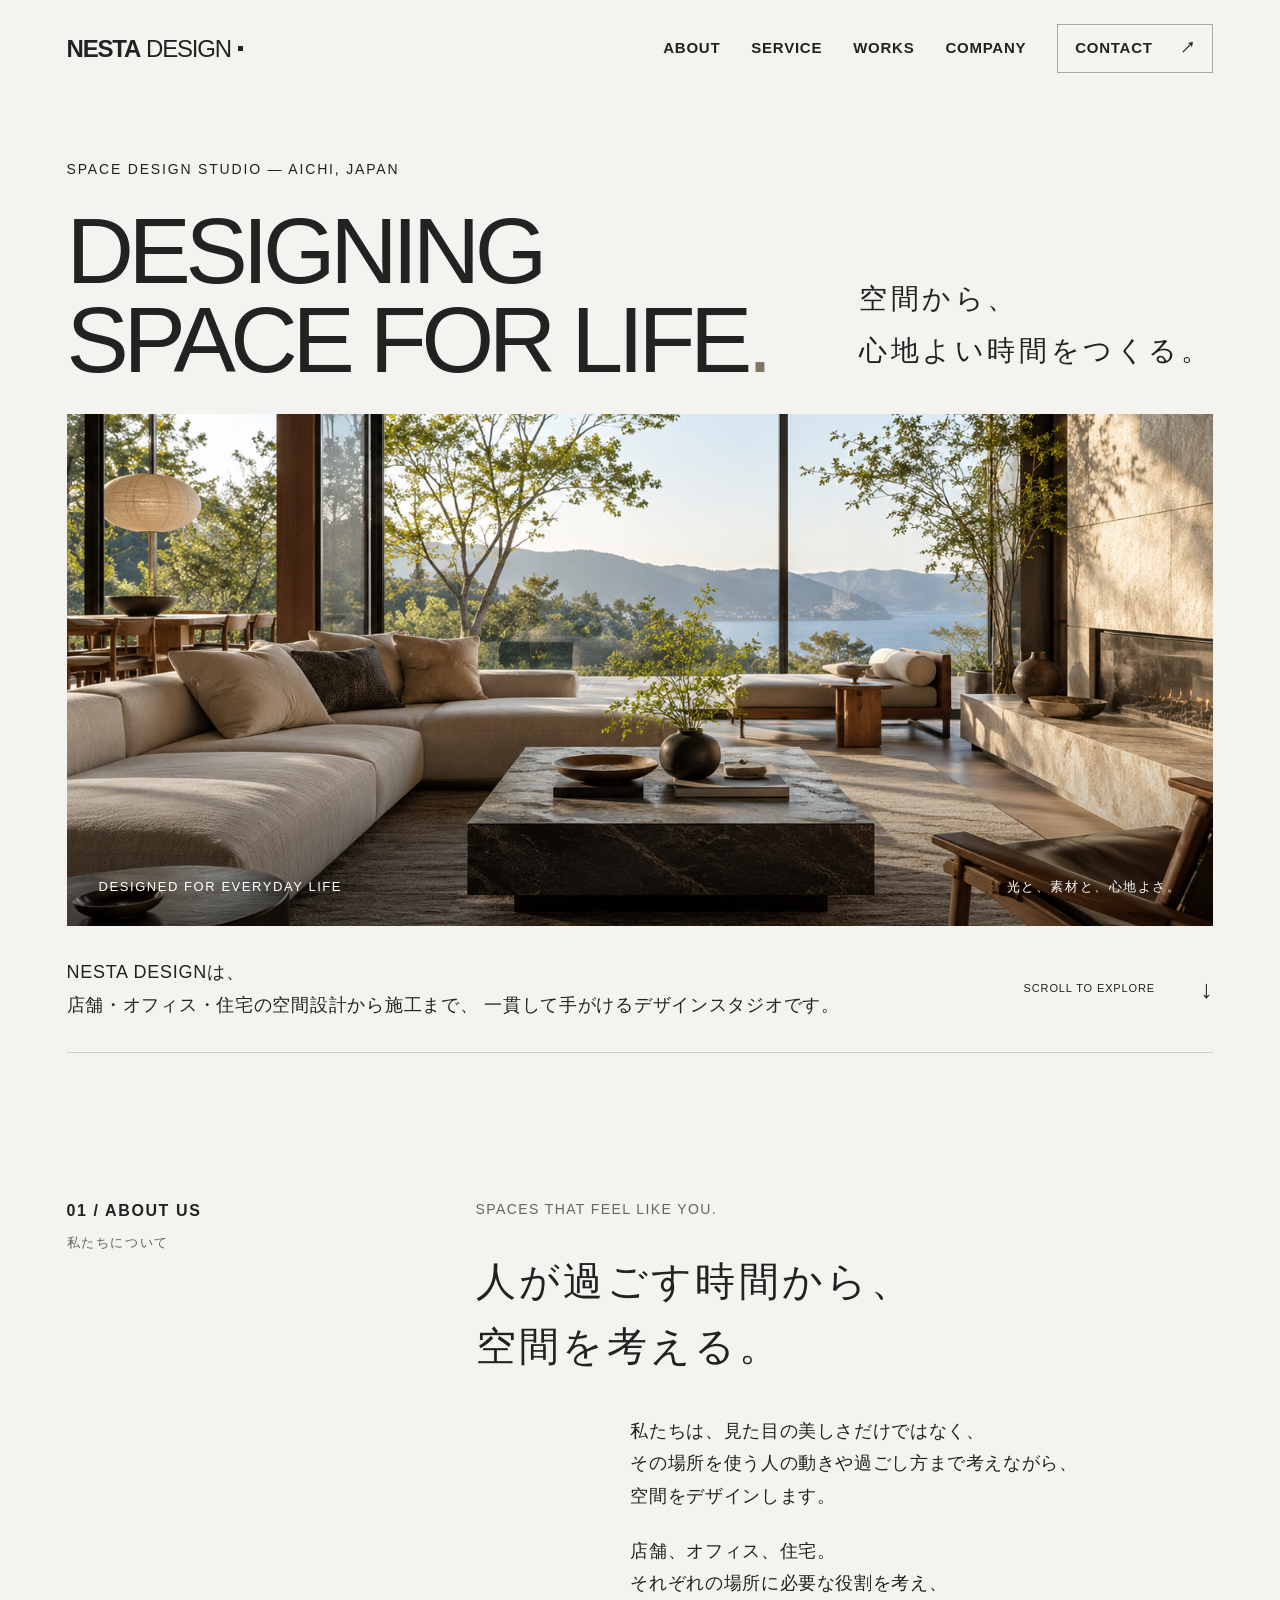
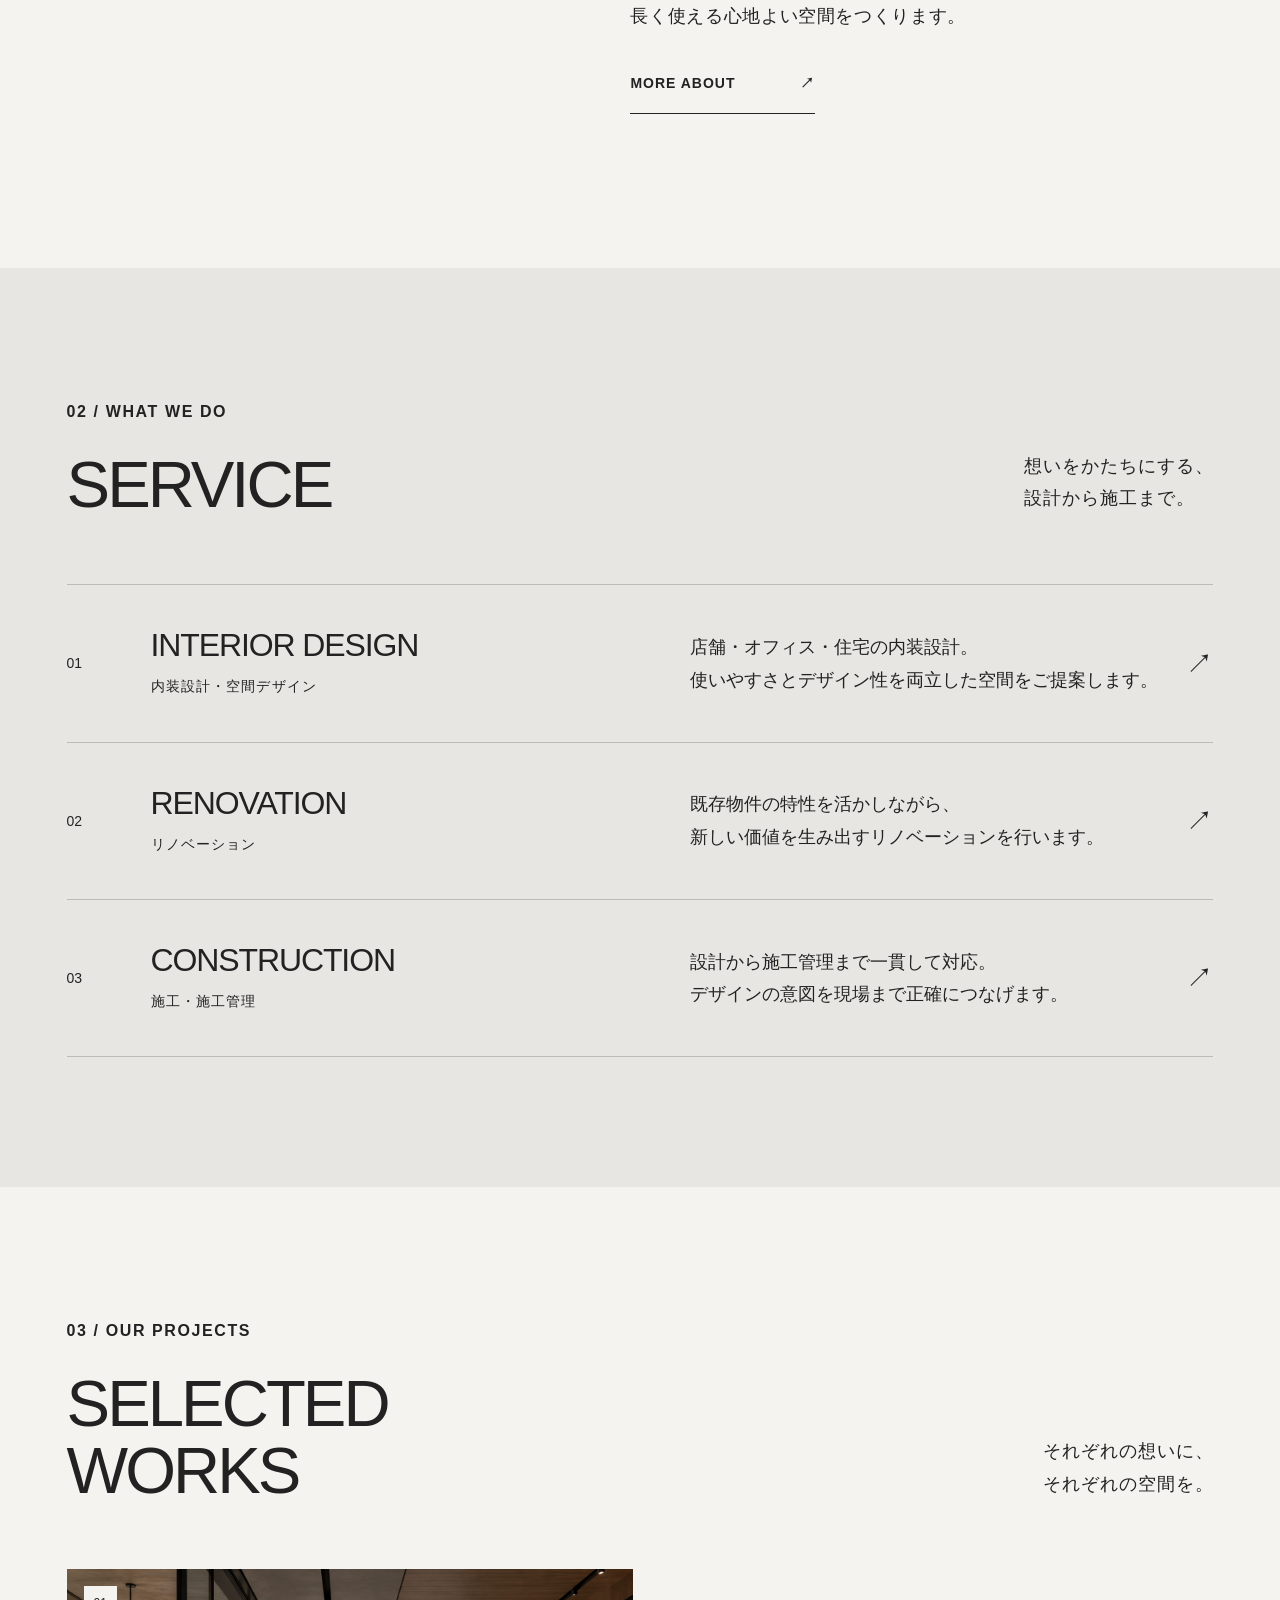
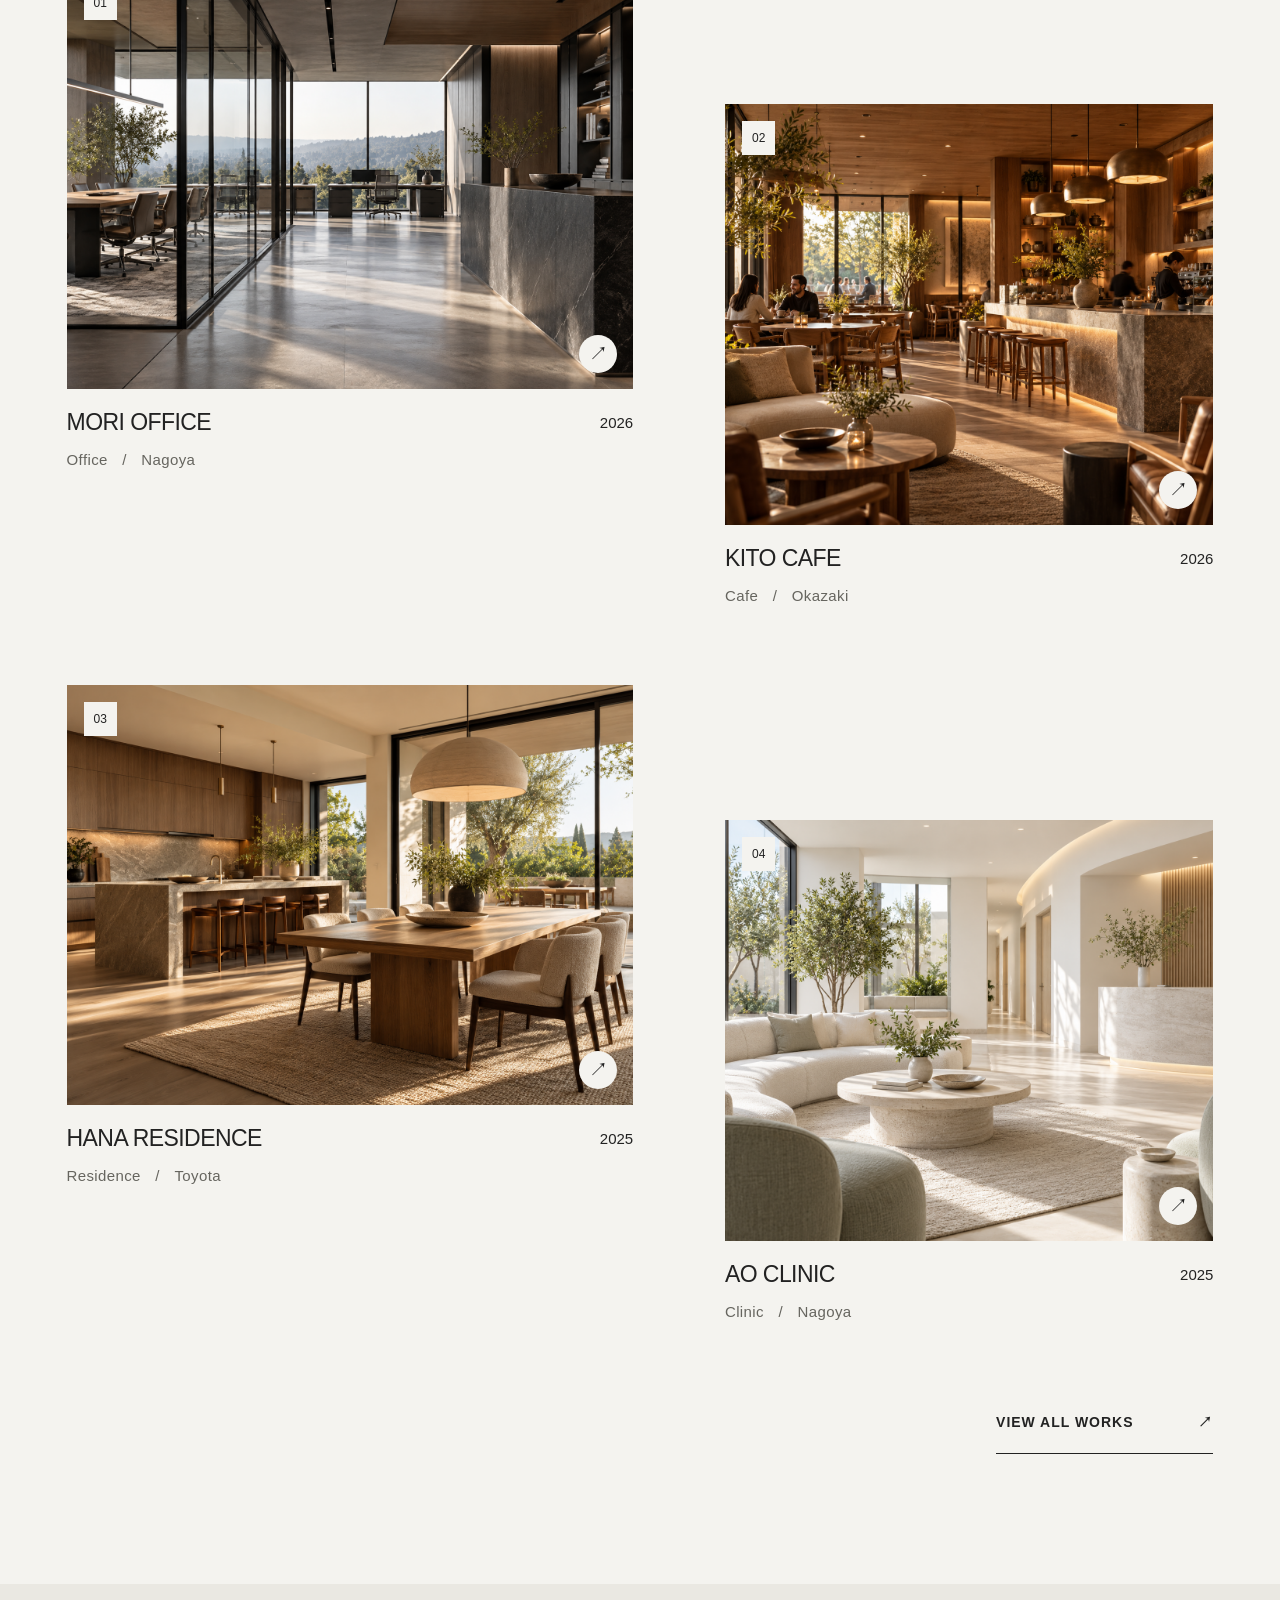
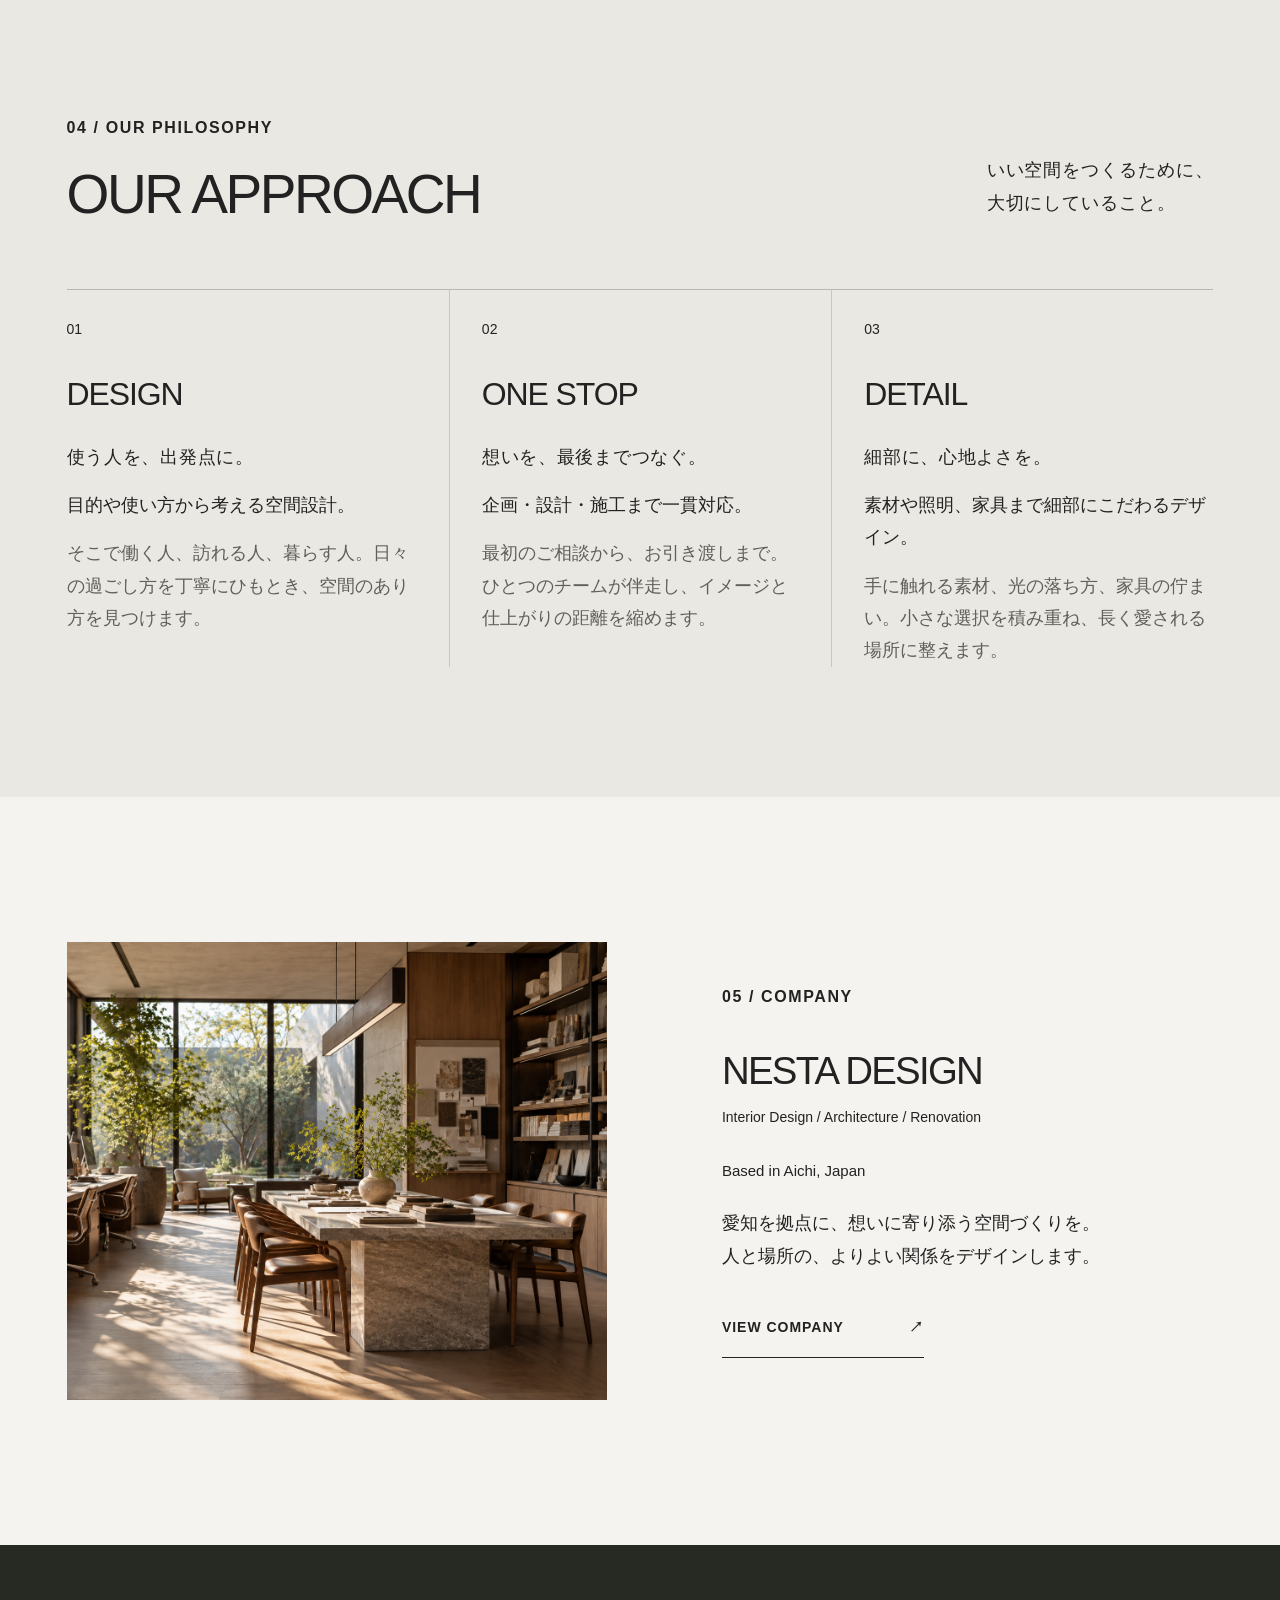
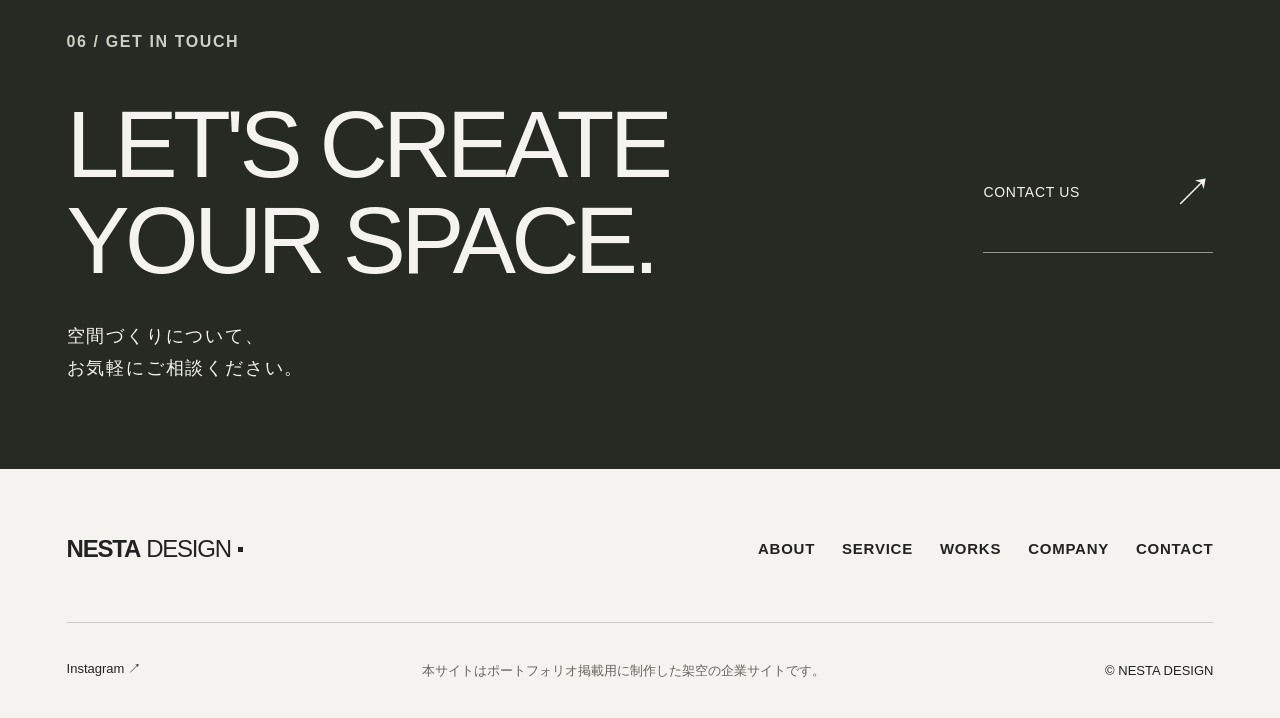
<file: index.html>
<!DOCTYPE html>
<html lang="ja">
 <head>
  <meta charset="utf-8"/>
  <meta content="width=device-width, initial-scale=1" name="viewport"/>
  <meta name="robots" content="noindex">
  <title>
   NESTA DESIGN｜建築・内装デザイン・リノベーション
  </title>
  <meta content="NESTA DESIGNは愛知を拠点に、店舗・オフィス・住宅の内装設計、リノベーション、施工を一貫して手がける空間デザイン会社です。" name="description"/>
  <meta content="#F4F3EF" name="theme-color"/>
  <link href="images/favicon.svg" rel="icon" type="image/svg+xml"/>
  <link href="css/style.css" rel="stylesheet"/>
  <script defer="" src="js/script.js">
  </script>
 </head>
 <body>
  <a class="skip-link" href="#main">
   本文へスキップ
  </a>
  <!-- Header: 下層ページでも共通利用するナビゲーション -->
  <!-- shared:header:start -->
<header class="header" id="header">
<a aria-label="NESTA DESIGN トップページ" class="logo" href="index.html">
    NESTA
    <span>
     DESIGN
    </span>
<span aria-hidden="true" class="logo-dot">
</span>
</a>
<button aria-controls="main-nav" aria-expanded="false" aria-label="メニューを開く" class="menu-toggle" type="button">
<span>
</span>
<span>
</span>
</button>
<nav aria-label="メインナビゲーション" class="main-nav" id="main-nav">
<a href="about.html">
     ABOUT
    </a>
<a href="service.html">
     SERVICE
    </a>
<a href="works.html">
     WORKS
    </a>
<a href="company.html">
     COMPANY
    </a>
<a class="nav-contact" href="contact.html">
     CONTACT
     <span aria-hidden="true">
      ↗
     </span>
</a>
</nav>
</header>
<!-- shared:header:end -->
  <main id="main">
   <section aria-labelledby="hero-title" class="hero">
    <div class="hero-heading">
     <p class="eyebrow">
      SPACE DESIGN STUDIO — AICHI, JAPAN
     </p>
     <h1 id="hero-title">DESIGNING<br>SPACE FOR LIFE<span class="period">.</span></h1>
     <p class="hero-japanese">
      空間から、
      <br/>
      心地よい時間をつくる。
     </p>
    </div>
    <!-- メインビジュアルの差し替え: images/hero.png -->
    <div class="hero-image">
     <img alt="自然光が差し込む、木とニュートラルカラーを基調にした落ち着いたリビング" fetchpriority="high" height="1650" src="images/hero.png" width="2200"/>
     <div class="hero-image-label">
      <span>
       DESIGNED FOR EVERYDAY LIFE
      </span>
      <span>
       光と、素材と、心地よさ。
      </span>
     </div>
    </div>
    <div class="hero-bottom">
     <p>
      NESTA DESIGNは、
      <br/>
      店舗・オフィス・住宅の空間設計から施工まで、
      <br class="mobile-break"/>
      一貫して手がけるデザインスタジオです。
     </p>
     <a class="scroll-link" href="#about">
      SCROLL TO EXPLORE
      <span aria-hidden="true">
       ↓
      </span>
     </a>
    </div>
   </section>
   <section aria-labelledby="about-title" class="about section container" id="about">
    <div class="section-label reveal">
     <span>
      01 / ABOUT US
     </span>
     <span>
      私たちについて
     </span>
    </div>
    <div class="about-content reveal">
     <p class="eyebrow">
      SPACES THAT FEEL LIKE YOU.
     </p>
     <h2 id="about-title">
      人が過ごす時間から、
      <br/>
      空間を考える。
     </h2>
     <div class="about-copy">
      <p>
       私たちは、見た目の美しさだけではなく、
       <br class="desktop-break"/>
       その場所を使う人の動きや過ごし方まで考えながら、
       <br class="desktop-break"/>
       空間をデザインします。
      </p>
      <p>
       店舗、オフィス、住宅。
       <br/>
       それぞれの場所に必要な役割を考え、
       <br class="desktop-break"/>
       長く使える心地よい空間をつくります。
      </p>
      <a class="text-link" href="about.html">
       MORE ABOUT
       <span aria-hidden="true">
        ↗
       </span>
      </a>
     </div>
    </div>
   </section>
   <section aria-labelledby="services-title" class="services section" id="services">
    <div class="container">
     <div class="section-heading reveal">
      <div>
       <p class="section-label">
        02 / WHAT WE DO
       </p>
       <h2 id="services-title">
        SERVICE
       </h2>
      </div>
      <p class="section-intro">
       想いをかたちにする、
       <br/>
       設計から施工まで。
      </p>
     </div>
     <div class="service-list">
      <article class="service-row reveal">
       <span class="item-number">
        01
       </span>
       <div>
        <h3>
         INTERIOR DESIGN
        </h3>
        <p class="service-jp">
         内装設計・空間デザイン
        </p>
       </div>
       <p class="service-description">
        店舗・オフィス・住宅の内装設計。
        <br/>
        使いやすさとデザイン性を両立した空間をご提案します。
       </p>
       <span aria-hidden="true" class="service-mark">
        ↗
       </span>
      </article>
      <article class="service-row reveal">
       <span class="item-number">
        02
       </span>
       <div>
        <h3>
         RENOVATION
        </h3>
        <p class="service-jp">
         リノベーション
        </p>
       </div>
       <p class="service-description">
        既存物件の特性を活かしながら、
        <br/>
        新しい価値を生み出すリノベーションを行います。
       </p>
       <span aria-hidden="true" class="service-mark">
        ↗
       </span>
      </article>
      <article class="service-row reveal">
       <span class="item-number">
        03
       </span>
       <div>
        <h3>
         CONSTRUCTION
        </h3>
        <p class="service-jp">
         施工・施工管理
        </p>
       </div>
       <p class="service-description">
        設計から施工管理まで一貫して対応。
        <br/>
        デザインの意図を現場まで正確につなげます。
       </p>
       <span aria-hidden="true" class="service-mark">
        ↗
       </span>
      </article>
     </div>
    </div>
   </section>
   <section aria-labelledby="works-title" class="works section container" id="works">
    <div class="section-heading reveal">
     <div>
      <p class="section-label">
       03 / OUR PROJECTS
      </p>
      <h2 id="works-title">
       SELECTED
       <br/>
       WORKS
      </h2>
     </div>
     <p class="section-intro">
      それぞれの想いに、
      <br/>
      それぞれの空間を。
     </p>
    </div>
    <!-- Worksカード: 案件ごとにarticleを追加。画像・情報・リンクを差し替え可能 -->
    <div class="works-grid">
     <article class="work-card reveal">
      <a aria-label="MORI OFFICEの紹介を見る" href="works-detail.html">
       <div class="work-image">
        <img alt="大きな窓とグリーンを取り入れた明るいオフィスの参考写真" height="801" loading="lazy" src="images/work-office.png" width="1200"/>
        <span class="work-index">
         01
        </span>
        <span aria-hidden="true" class="work-arrow">
         ↗
        </span>
       </div>
       <div class="work-heading">
        <h3>
         MORI OFFICE
        </h3>
        <span>
         2026
        </span>
       </div>
       <p class="work-meta">
        Office
        <span>
         /
        </span>
        Nagoya
       </p>
      </a>
     </article>
     <article class="work-card reveal">
      <a aria-label="KITO CAFEの紹介を見る" href="works.html#kito-cafe">
       <div class="work-image">
        <img alt="木製家具と植物を配した温かみのあるカフェの参考写真" height="823" loading="lazy" src="images/work-cafe.png" width="1200"/>
        <span class="work-index">
         02
        </span>
        <span aria-hidden="true" class="work-arrow">
         ↗
        </span>
       </div>
       <div class="work-heading">
        <h3>
         KITO CAFE
        </h3>
        <span>
         2026
        </span>
       </div>
       <p class="work-meta">
        Cafe
        <span>
         /
        </span>
        Okazaki
       </p>
      </a>
     </article>
     <article class="work-card reveal">
      <a aria-label="HANA RESIDENCEの紹介を見る" href="works.html#hana-residence">
       <div class="work-image">
        <img alt="柔らかな色合いのソファと木の家具を合わせた住宅の参考写真" height="900" loading="lazy" src="images/work-residence.png" width="1200"/>
        <span class="work-index">
         03
        </span>
        <span aria-hidden="true" class="work-arrow">
         ↗
        </span>
       </div>
       <div class="work-heading">
        <h3>
         HANA RESIDENCE
        </h3>
        <span>
         2025
        </span>
       </div>
       <p class="work-meta">
        Residence
        <span>
         /
        </span>
        Toyota
       </p>
      </a>
     </article>
     <article class="work-card reveal">
      <a aria-label="AO CLINICの紹介を見る" href="works.html#ao-clinic">
       <div class="work-image">
        <img alt="クリニックの待合空間を想定した、明るく開放的なラウンジの参考写真" height="801" loading="lazy" src="images/work-clinic.png" width="1200"/>
        <span class="work-index">
         04
        </span>
        <span aria-hidden="true" class="work-arrow">
         ↗
        </span>
       </div>
       <div class="work-heading">
        <h3>
         AO CLINIC
        </h3>
        <span>
         2025
        </span>
       </div>
       <p class="work-meta">
        Clinic
        <span>
         /
        </span>
        Nagoya
       </p>
      </a>
     </article>
    </div>
    <div class="works-bottom reveal">
     
     <a class="text-link" href="works.html">
      VIEW ALL WORKS
      <span aria-hidden="true">
       ↗
      </span>
     </a>
    </div>
   </section>
   <section aria-labelledby="approach-title" class="approach section" id="approach">
    <div class="container">
     <div class="section-heading reveal">
      <div>
       <p class="section-label">
        04 / OUR PHILOSOPHY
       </p>
       <h2 id="approach-title">
        OUR APPROACH
       </h2>
      </div>
      <p class="section-intro">
       いい空間をつくるために、
       <br/>
       大切にしていること。
      </p>
     </div>
     <div class="approach-grid">
      <article class="reveal">
       <span class="item-number">
        01
       </span>
       <h3>
        DESIGN
       </h3>
       <h4>
        使う人を、出発点に。
       </h4>
       <p>
        目的や使い方から考える空間設計。
       </p>
       <p class="approach-detail">
        そこで働く人、訪れる人、暮らす人。日々の過ごし方を丁寧にひもとき、空間のあり方を見つけます。
       </p>
      </article>
      <article class="reveal">
       <span class="item-number">
        02
       </span>
       <h3>
        ONE STOP
       </h3>
       <h4>
        想いを、最後までつなぐ。
       </h4>
       <p>
        企画・設計・施工まで一貫対応。
       </p>
       <p class="approach-detail">
        最初のご相談から、お引き渡しまで。ひとつのチームが伴走し、イメージと仕上がりの距離を縮めます。
       </p>
      </article>
      <article class="reveal">
       <span class="item-number">
        03
       </span>
       <h3>
        DETAIL
       </h3>
       <h4>
        細部に、心地よさを。
       </h4>
       <p>
        素材や照明、家具まで細部にこだわるデザイン。
       </p>
       <p class="approach-detail">
        手に触れる素材、光の落ち方、家具の佇まい。小さな選択を積み重ね、長く愛される場所に整えます。
       </p>
      </article>
     </div>
    </div>
   </section>
   <section aria-labelledby="company-title" class="company section container" id="company">
    <div class="company-image reveal">
     <img alt="自然光と植栽に囲まれたワークスペースのイメージ" height="801" loading="lazy" src="images/company.png" width="1200"/>
    </div>
    <div class="company-content reveal">
     <p class="section-label">
      05 / COMPANY
     </p>
     <h2 id="company-title">
      NESTA DESIGN
     </h2>
     <p class="company-fields">
      Interior Design / Architecture / Renovation
     </p>
     <p class="company-location">
      Based in Aichi, Japan
     </p>
     <p class="company-copy">
      愛知を拠点に、想いに寄り添う空間づくりを。
      <br/>
      人と場所の、よりよい関係をデザインします。
     </p>
     <a class="text-link" href="company.html">
      VIEW COMPANY
      <span aria-hidden="true">
       ↗
      </span>
     </a>
    </div>
   </section>
   <section aria-labelledby="contact-title" class="contact" id="contact">
    <div class="container">
     <p class="section-label reveal">
      06 / GET IN TOUCH
     </p>
     <div class="contact-main reveal">
      <h2 id="contact-title">
       LET'S CREATE
       <br/>
       YOUR SPACE.
      </h2>
      <a class="contact-button" href="contact.html">
       <span>
        CONTACT US
       </span>
       <span aria-hidden="true">
        ↗
       </span>
      </a>
     </div>
     <p class="contact-copy reveal">
      空間づくりについて、
      <br/>
      お気軽にご相談ください。
     </p>
    </div>
   </section>
  </main>
  <!-- shared:footer:start -->
<footer class="footer container">
<div class="footer-top">
<a aria-label="NESTA DESIGN トップページ" class="logo" href="index.html">
     NESTA
     <span>
      DESIGN
     </span>
<span aria-hidden="true" class="logo-dot">
</span>
</a>
<nav aria-label="フッターナビゲーション">
<a href="about.html">
      ABOUT
     </a>
<a href="service.html">
      SERVICE
     </a>
<a href="works.html">
      WORKS
     </a>
<a href="company.html">
      COMPANY
     </a>
<a href="contact.html">
      CONTACT
     </a>
</nav>
</div>
<div class="footer-bottom">
<a data-page="Instagram" href="#page-preview">
     Instagram
     <span aria-hidden="true">
      ↗
     </span>
</a>
<p class="portfolio-note">
     本サイトはポートフォリオ掲載用に制作した架空の企業サイトです。
    </p>
<small>
     © NESTA DESIGN
    </small>
</div>
</footer>
<dialog aria-labelledby="preview-title" class="page-preview" id="page-preview">
<p class="eyebrow">
    NESTA DESIGN / INFORMATION
   </p>
<h2 id="preview-title">Instagramについて</h2>
<p id="preview-description">Instagramの公式アカウントはありません。</p>

<form method="dialog">
<button autofocus="" class="text-link">
     閉じる
     <span aria-hidden="true">
      ×
     </span>
</button>
</form>
</dialog>
<!-- shared:footer:end -->
 </body>
</html>
</file>
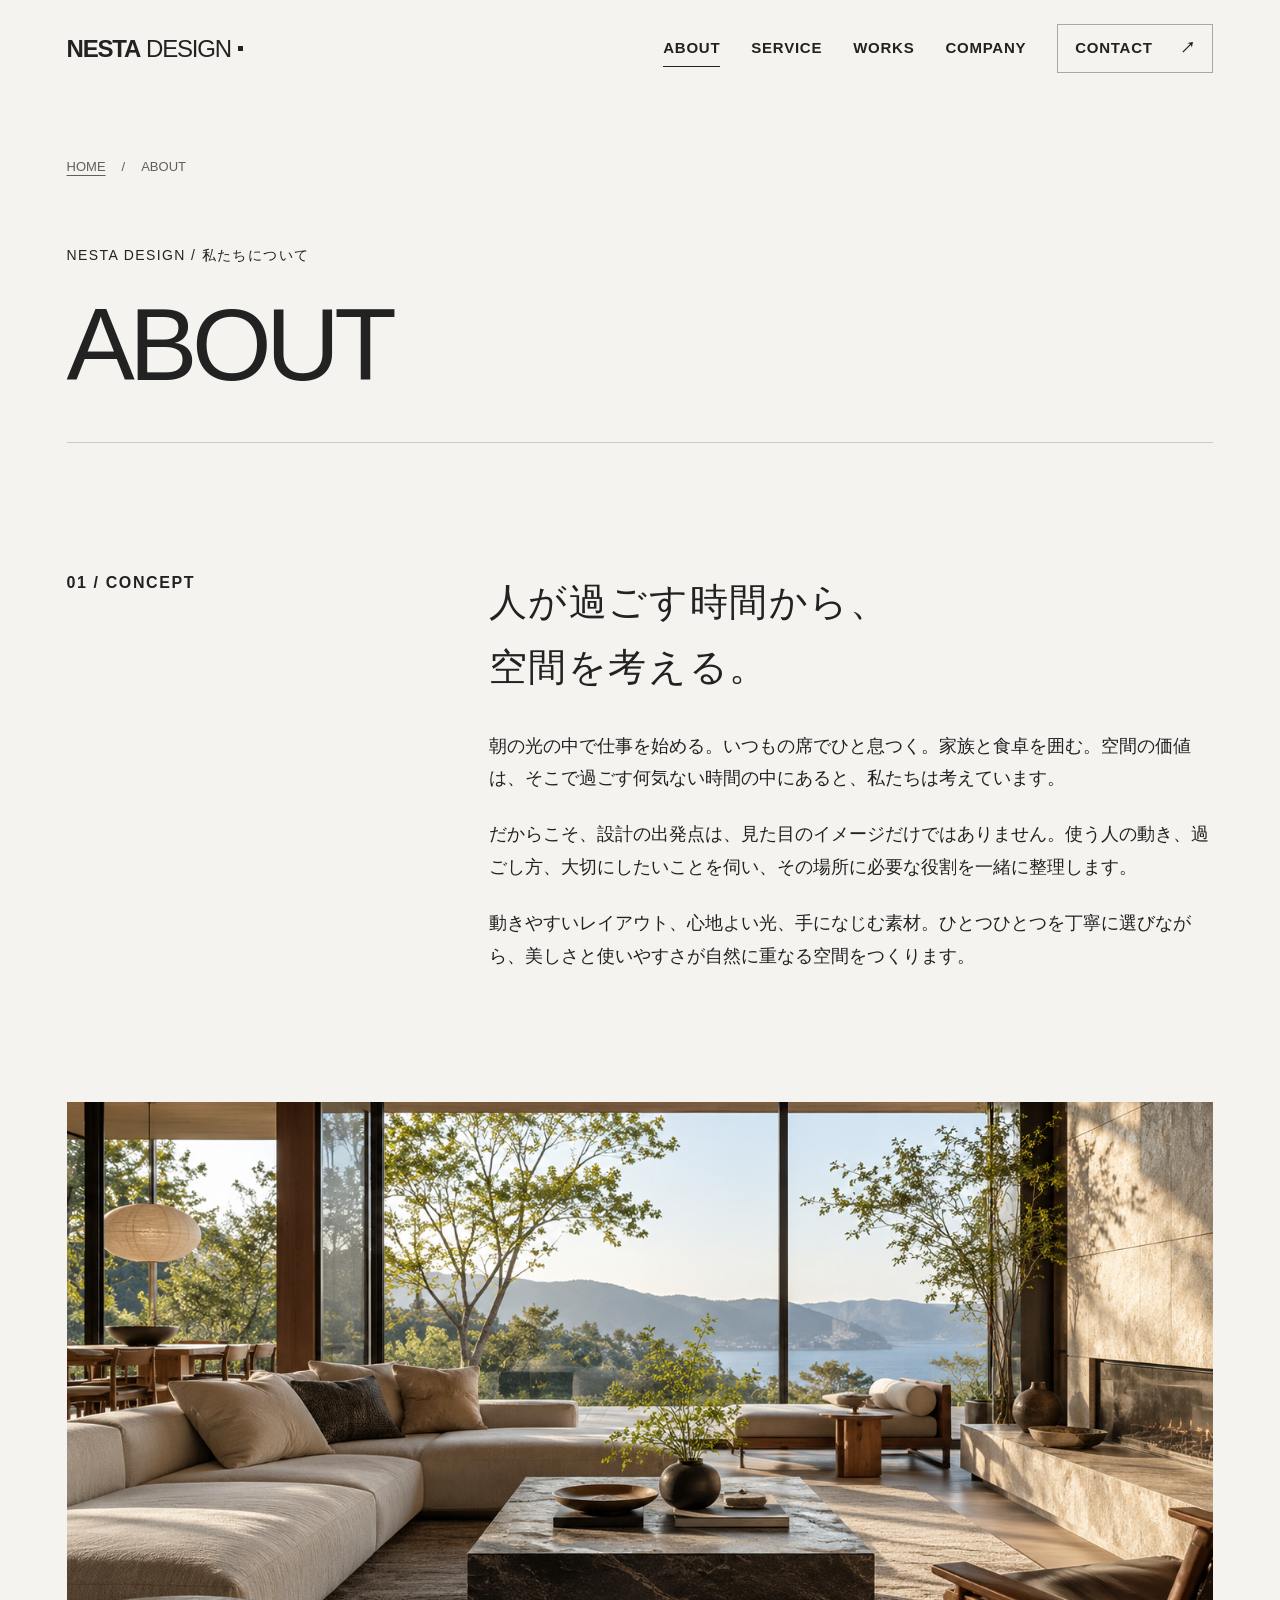
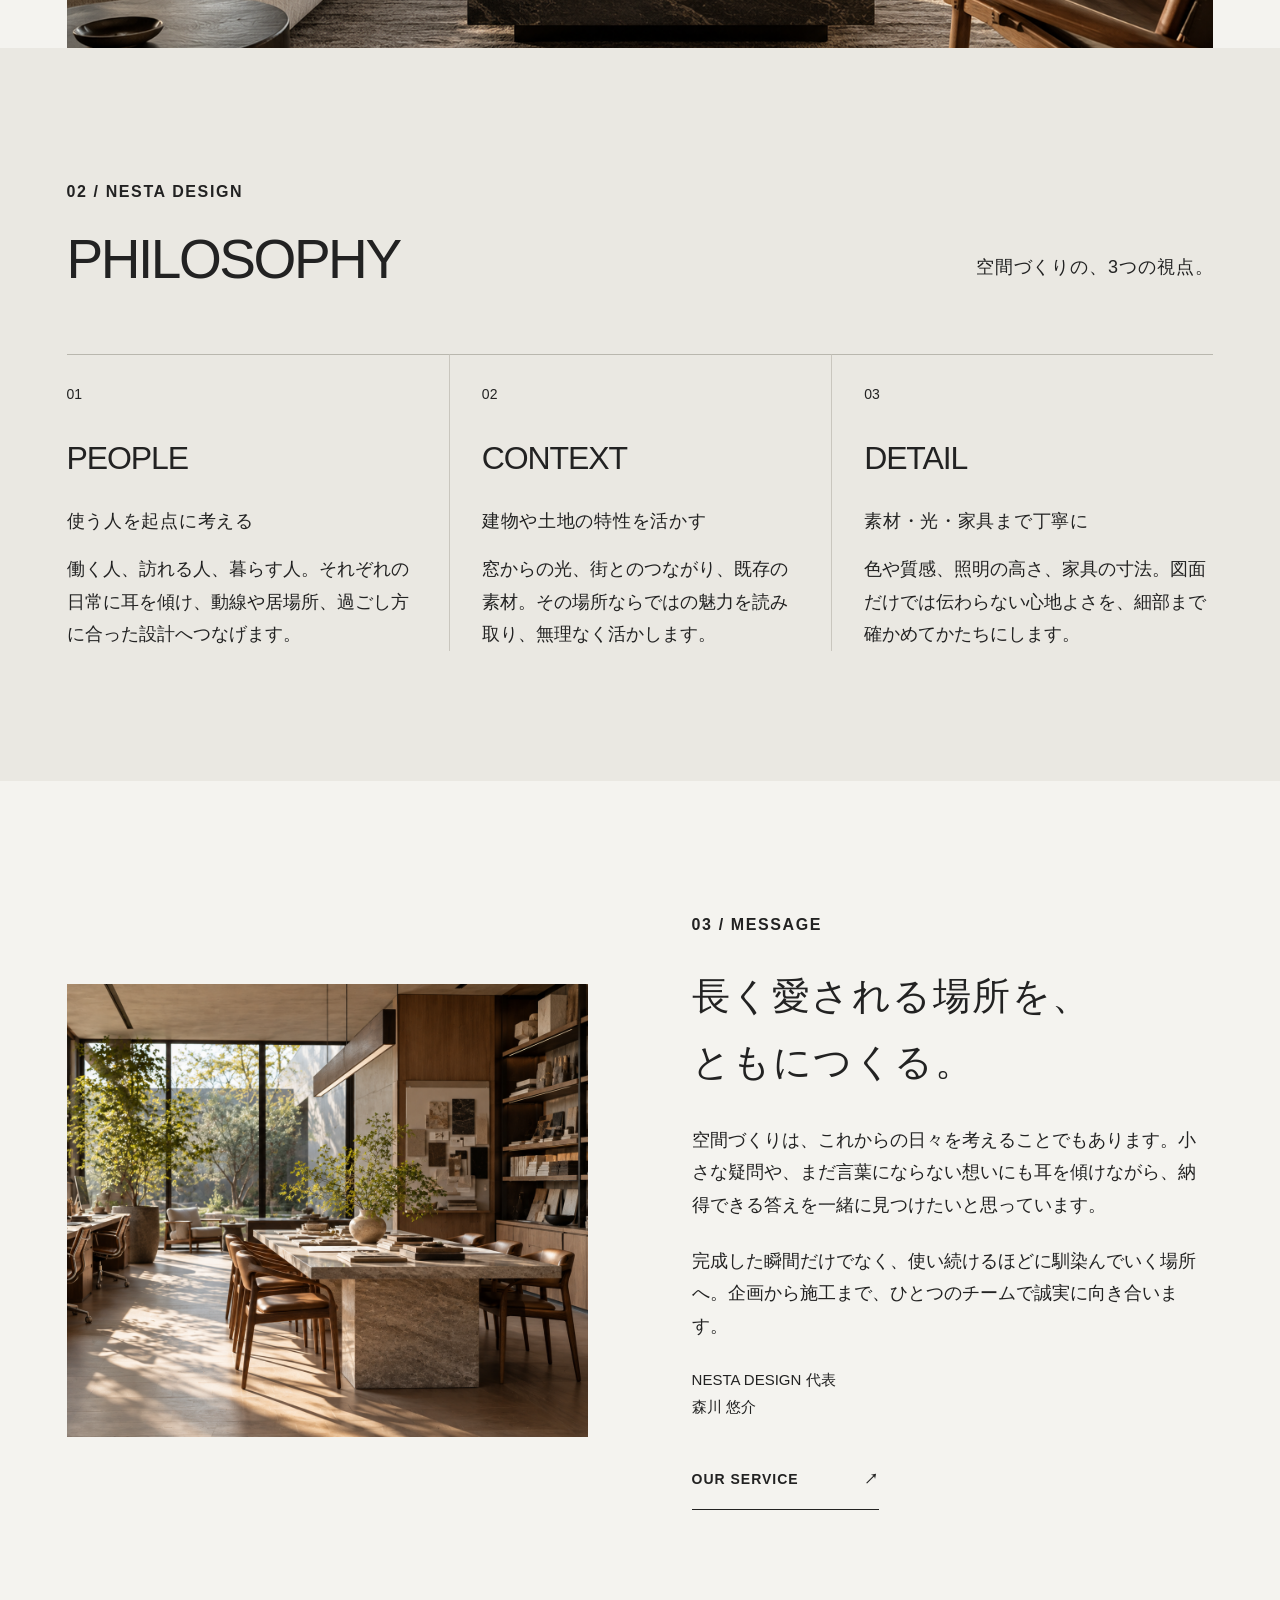
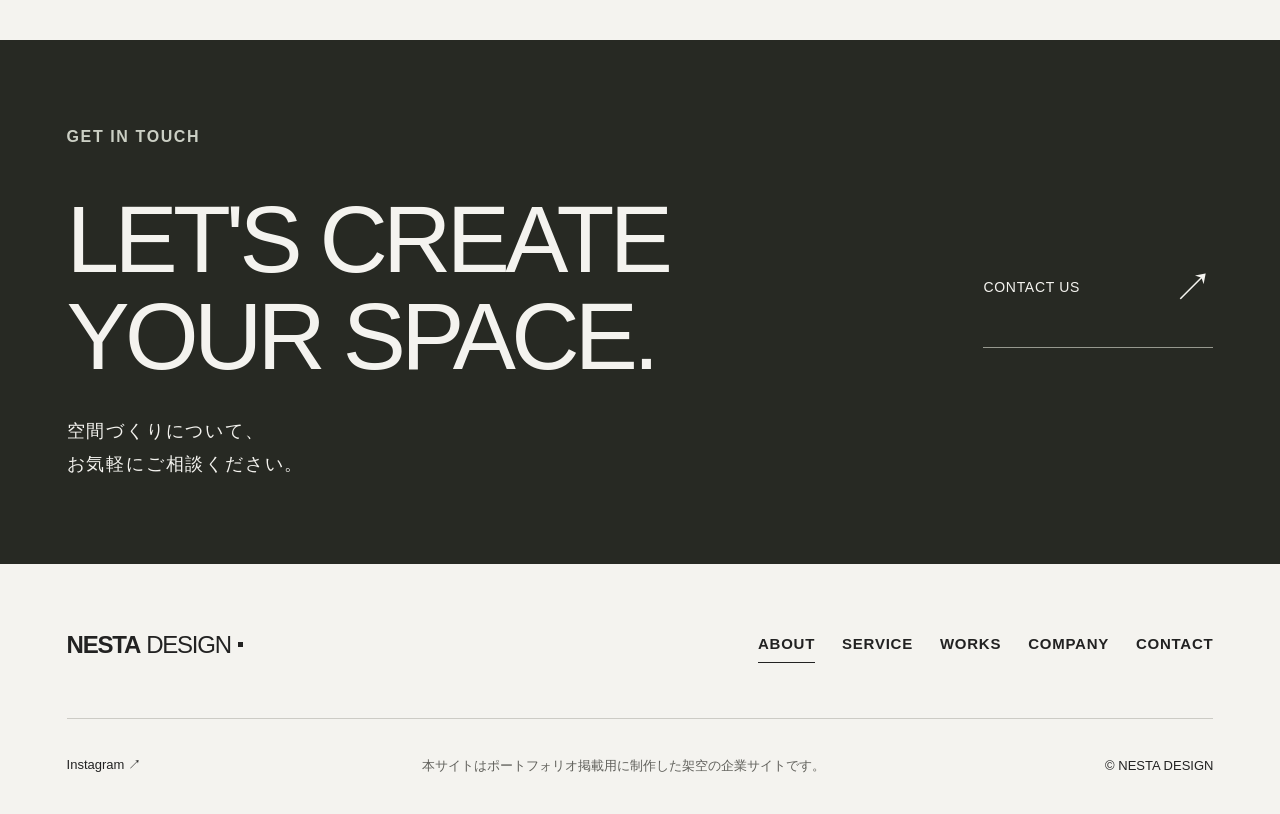
<file: about.html>
<!DOCTYPE html>
<html lang="ja">
 <head>
  <meta charset="utf-8"/>
  <meta content="width=device-width, initial-scale=1" name="viewport"/>
  <title>
   私たちについて｜NESTA DESIGN
  </title>
  <meta content="人が過ごす時間から空間を考える。NESTA DESIGNのコンセプト、3つの設計思想と代表メッセージをご紹介します。" name="description"/>
  <meta content="#F4F3EF" name="theme-color"/>
  <link href="images/favicon.svg" rel="icon" type="image/svg+xml"/>
  <link href="css/style.css" rel="stylesheet"/>
  <script defer="" src="js/script.js">
  </script>
 </head>
 <body class="subpage">
  <a class="skip-link" href="#main">
   本文へスキップ
  </a>
  <!-- shared:header:start -->
<header class="header" id="header">
<a aria-label="NESTA DESIGN トップページ" class="logo" href="index.html">
    NESTA
    <span>
     DESIGN
    </span>
<span aria-hidden="true" class="logo-dot">
</span>
</a>
<button aria-controls="main-nav" aria-expanded="false" aria-label="メニューを開く" class="menu-toggle" type="button">
<span>
</span>
<span>
</span>
</button>
<nav aria-label="メインナビゲーション" class="main-nav" id="main-nav">
<a href="about.html" aria-current="page">
     ABOUT
    </a>
<a href="service.html">
     SERVICE
    </a>
<a href="works.html">
     WORKS
    </a>
<a href="company.html">
     COMPANY
    </a>
<a class="nav-contact" href="contact.html">
     CONTACT
     <span aria-hidden="true">
      ↗
     </span>
</a>
</nav>
</header>
<!-- shared:header:end -->
  <main id="main">
   <section class="page-hero container">
    <nav aria-label="パンくず" class="breadcrumb">
     <a href="index.html">
      HOME
     </a>
     <span aria-hidden="true">
      /
     </span>
     <span aria-current="page">
      ABOUT
     </span>
    </nav>
    <p class="eyebrow">
     NESTA DESIGN / 私たちについて
    </p>
    <h1>
     ABOUT
    </h1>
   </section>
   <section class="editorial-section section container">
    <div class="section-label reveal">
     01 / CONCEPT
    </div>
    <div class="prose reveal">
     <h2 class="japanese-heading">
      人が過ごす時間から、
      <br/>
      空間を考える。
     </h2>
     <p>
      朝の光の中で仕事を始める。いつもの席でひと息つく。家族と食卓を囲む。空間の価値は、そこで過ごす何気ない時間の中にあると、私たちは考えています。
     </p>
     <p>
      だからこそ、設計の出発点は、見た目のイメージだけではありません。使う人の動き、過ごし方、大切にしたいことを伺い、その場所に必要な役割を一緒に整理します。
     </p>
     <p>
      動きやすいレイアウト、心地よい光、手になじむ素材。ひとつひとつを丁寧に選びながら、美しさと使いやすさが自然に重なる空間をつくります。
     </p>
    </div>
   </section>
   <div class="container">
    <figure class="wide-image reveal">
     <img alt="光と木の家具が調和するリビングのイメージ" height="1650" loading="eager" src="images/hero.png" width="2200"/>
    </figure>
   </div>
   <section class="approach section">
    <div class="container">
     <div class="section-heading reveal">
      <div>
       <p class="section-label">
        02 / NESTA DESIGN
       </p>
       <h2>
        PHILOSOPHY
       </h2>
      </div>
      <p class="section-intro">
       空間づくりの、3つの視点。
      </p>
     </div>
     <div class="approach-grid">
      <article class="reveal">
       <span class="item-number">
        01
       </span>
       <h3>
        PEOPLE
       </h3>
       <h4>
        使う人を起点に考える
       </h4>
       <p>
        働く人、訪れる人、暮らす人。それぞれの日常に耳を傾け、動線や居場所、過ごし方に合った設計へつなげます。
       </p>
      </article>
      <article class="reveal">
       <span class="item-number">
        02
       </span>
       <h3>
        CONTEXT
       </h3>
       <h4>
        建物や土地の特性を活かす
       </h4>
       <p>
        窓からの光、街とのつながり、既存の素材。その場所ならではの魅力を読み取り、無理なく活かします。
       </p>
      </article>
      <article class="reveal">
       <span class="item-number">
        03
       </span>
       <h3>
        DETAIL
       </h3>
       <h4>
        素材・光・家具まで丁寧に
       </h4>
       <p>
        色や質感、照明の高さ、家具の寸法。図面だけでは伝わらない心地よさを、細部まで確かめてかたちにします。
       </p>
      </article>
     </div>
    </div>
   </section>
   <section class="section container message-section">
    <figure class="editorial-image reveal">
     <img alt="代表メッセージに添えたワークスペースの参考写真" height="801" loading="lazy" src="images/company.png" width="1200"/>
    </figure>
    <div class="prose reveal">
     <p class="section-label">
      03 / MESSAGE
     </p>
     <h2 class="japanese-heading">
      長く愛される場所を、
      <br/>
      ともにつくる。
     </h2>
     <p>
      空間づくりは、これからの日々を考えることでもあります。小さな疑問や、まだ言葉にならない想いにも耳を傾けながら、納得できる答えを一緒に見つけたいと思っています。
     </p>
     <p>
      完成した瞬間だけでなく、使い続けるほどに馴染んでいく場所へ。企画から施工まで、ひとつのチームで誠実に向き合います。
     </p>
     <p class="signature">
      NESTA DESIGN 代表
      <br/>
      森川 悠介
      
     </p>
     <a class="text-link" href="service.html">
      OUR SERVICE
      <span aria-hidden="true">
       ↗
      </span>
     </a>
    </div>
   </section>
   <section aria-labelledby="contact-title" class="contact">
    <div class="container">
     <p class="section-label reveal">
      GET IN TOUCH
     </p>
     <div class="contact-main reveal">
      <h2 id="contact-title">
       LET'S CREATE
       <br/>
       YOUR SPACE.
      </h2>
      <a class="contact-button" href="contact.html">
       <span>
        CONTACT US
       </span>
       <span aria-hidden="true">
        ↗
       </span>
      </a>
     </div>
     <p class="contact-copy reveal">
      空間づくりについて、
      <br/>
      お気軽にご相談ください。
     </p>
    </div>
   </section>
  </main>
  <!-- shared:footer:start -->
<footer class="footer container">
<div class="footer-top">
<a aria-label="NESTA DESIGN トップページ" class="logo" href="index.html">
     NESTA
     <span>
      DESIGN
     </span>
<span aria-hidden="true" class="logo-dot">
</span>
</a>
<nav aria-label="フッターナビゲーション">
<a href="about.html" aria-current="page">
      ABOUT
     </a>
<a href="service.html">
      SERVICE
     </a>
<a href="works.html">
      WORKS
     </a>
<a href="company.html">
      COMPANY
     </a>
<a href="contact.html">
      CONTACT
     </a>
</nav>
</div>
<div class="footer-bottom">
<a data-page="Instagram" href="#page-preview">
     Instagram
     <span aria-hidden="true">
      ↗
     </span>
</a>
<p class="portfolio-note">
     本サイトはポートフォリオ掲載用に制作した架空の企業サイトです。
    </p>
<small>
     © NESTA DESIGN
    </small>
</div>
</footer>
<dialog aria-labelledby="preview-title" class="page-preview" id="page-preview">
<p class="eyebrow">
    NESTA DESIGN / INFORMATION
   </p>
<h2 id="preview-title">Instagramについて</h2>
<p id="preview-description">Instagramの公式アカウントはありません。</p>

<form method="dialog">
<button autofocus="" class="text-link">
     閉じる
     <span aria-hidden="true">
      ×
     </span>
</button>
</form>
</dialog>
<!-- shared:footer:end -->
 </body>
</html>
</file>
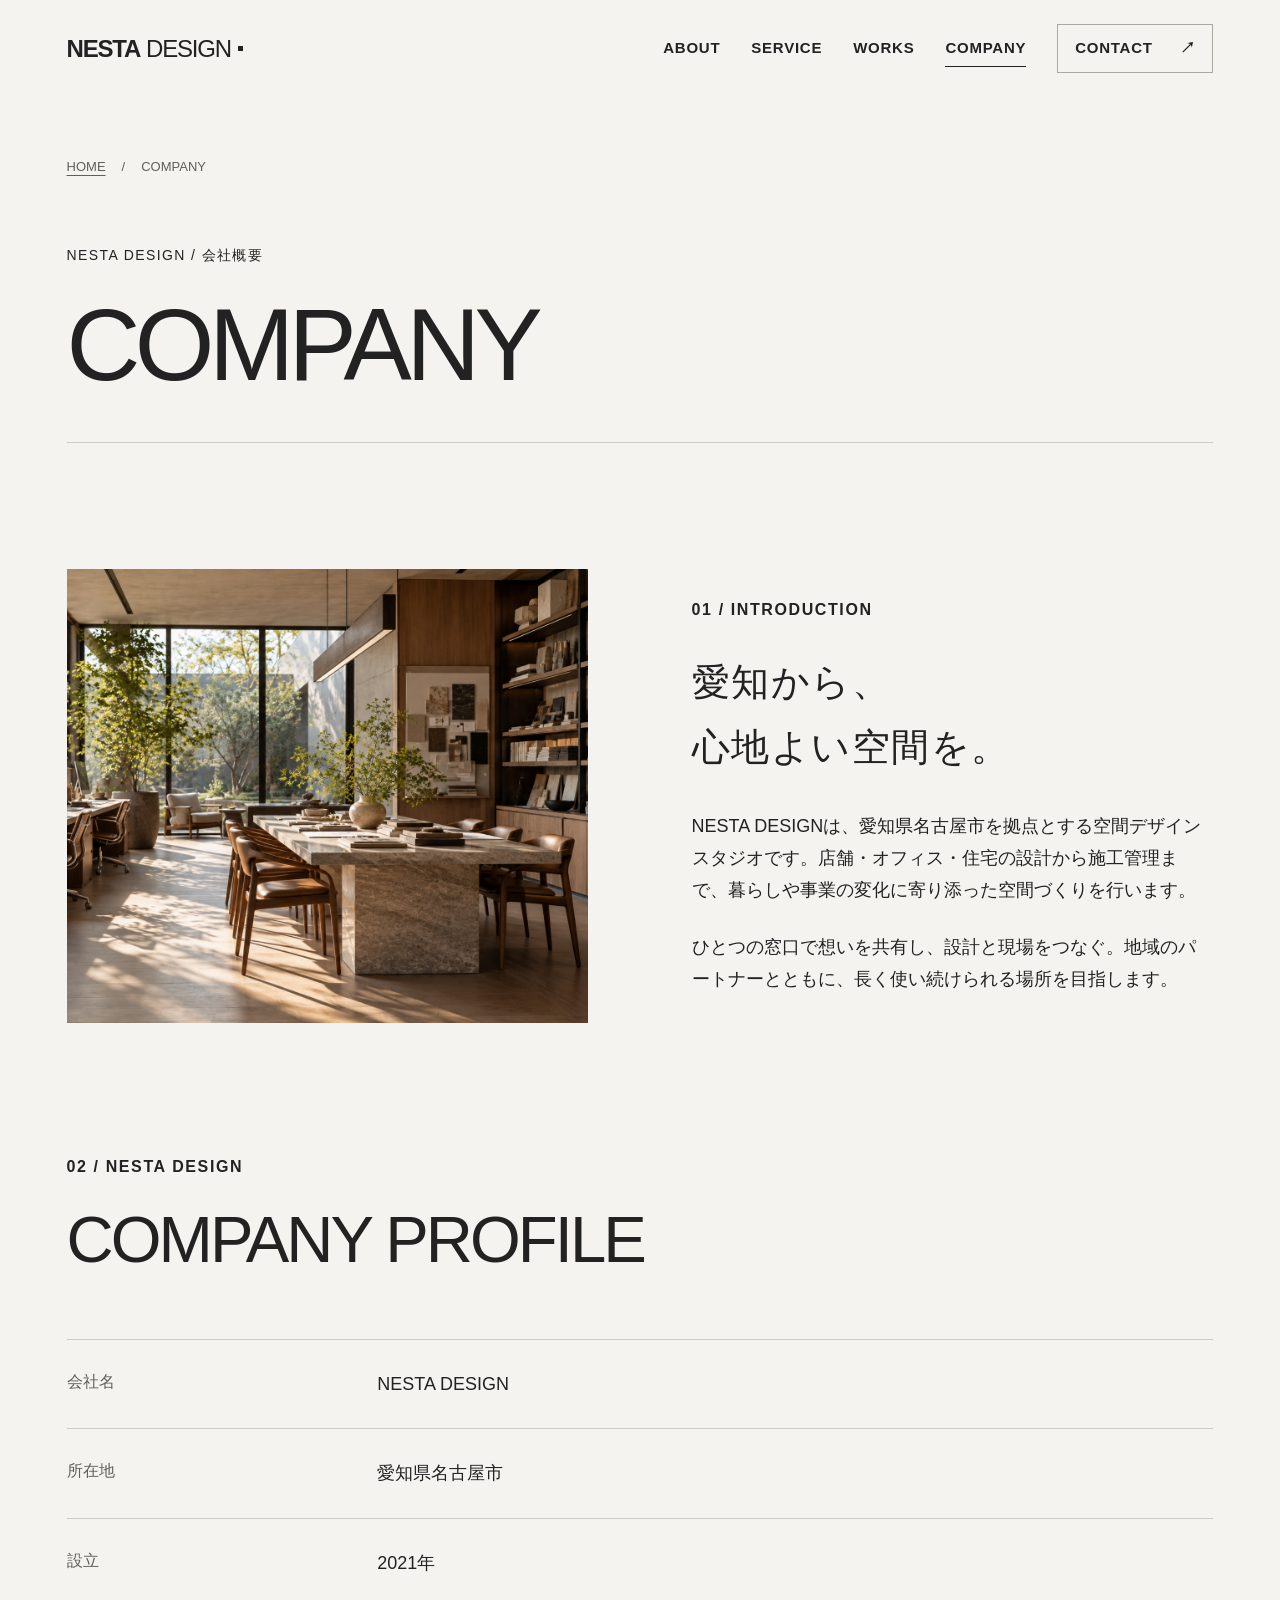
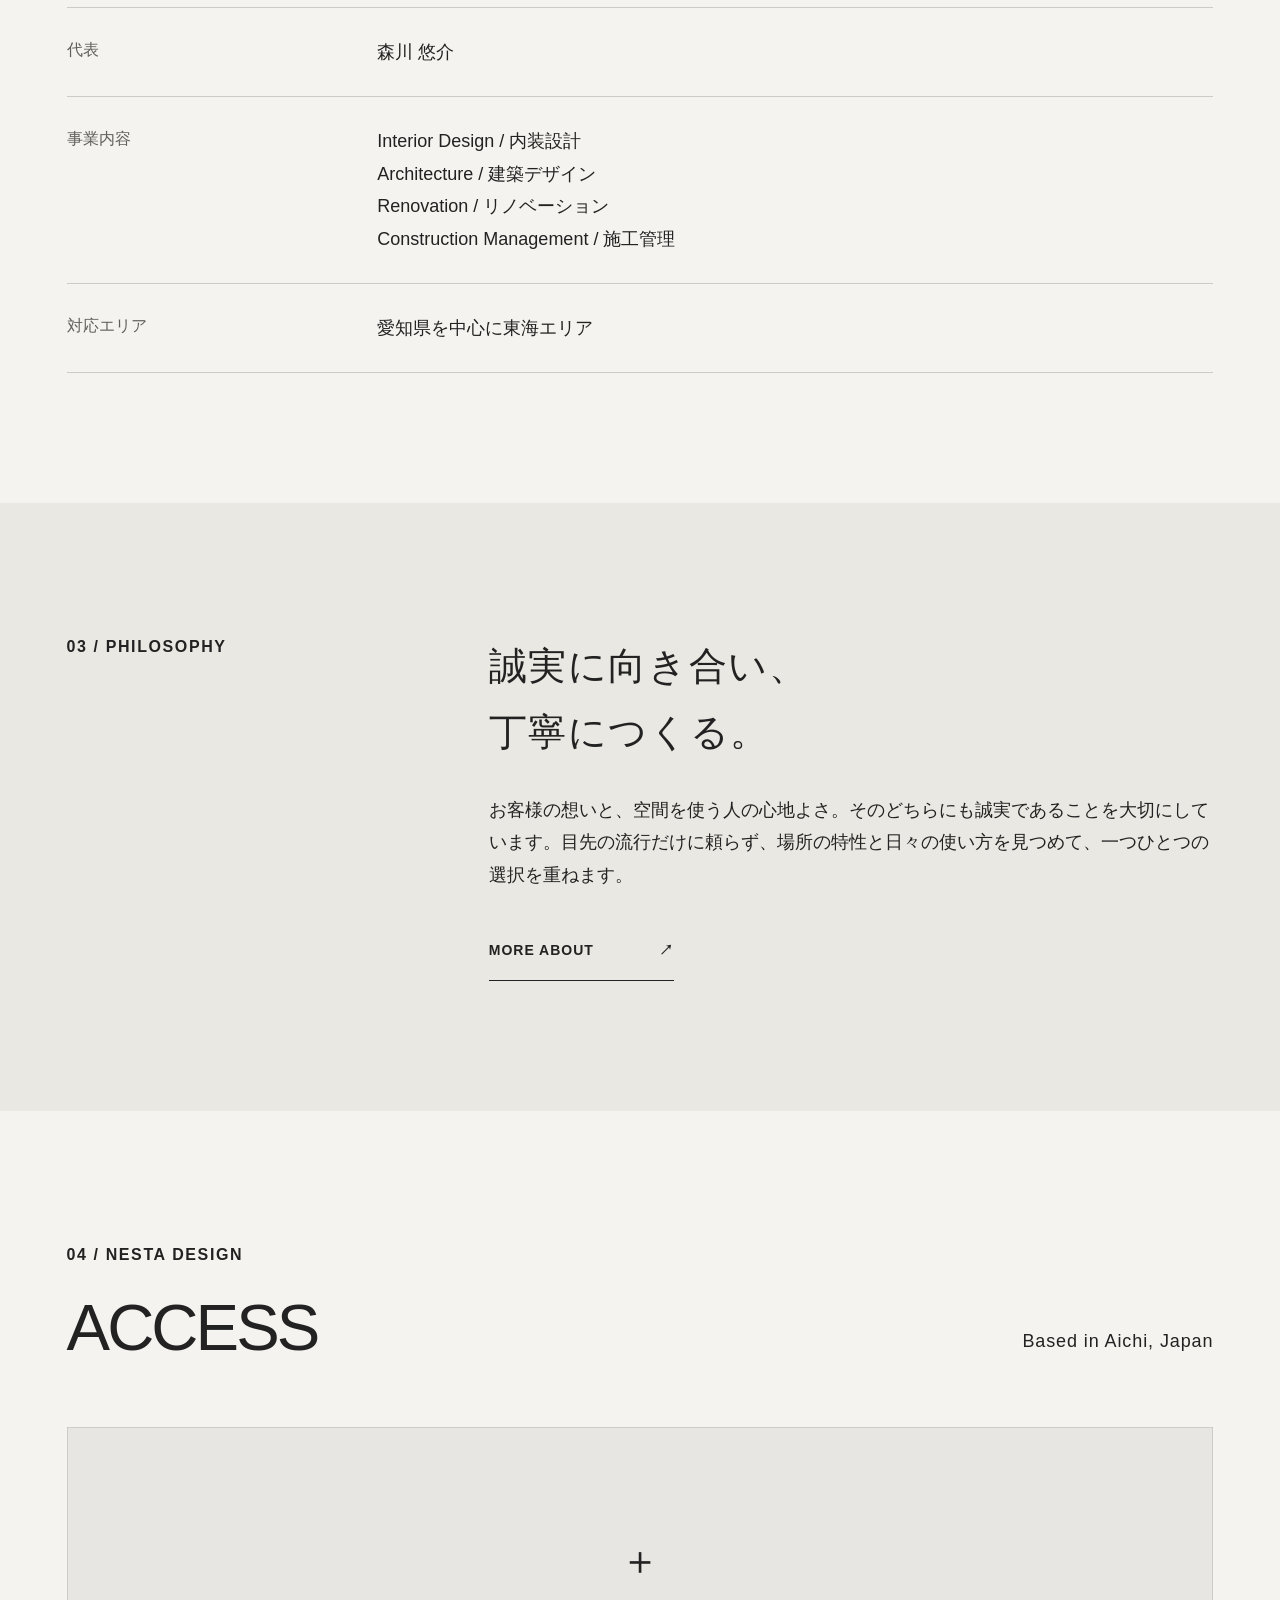
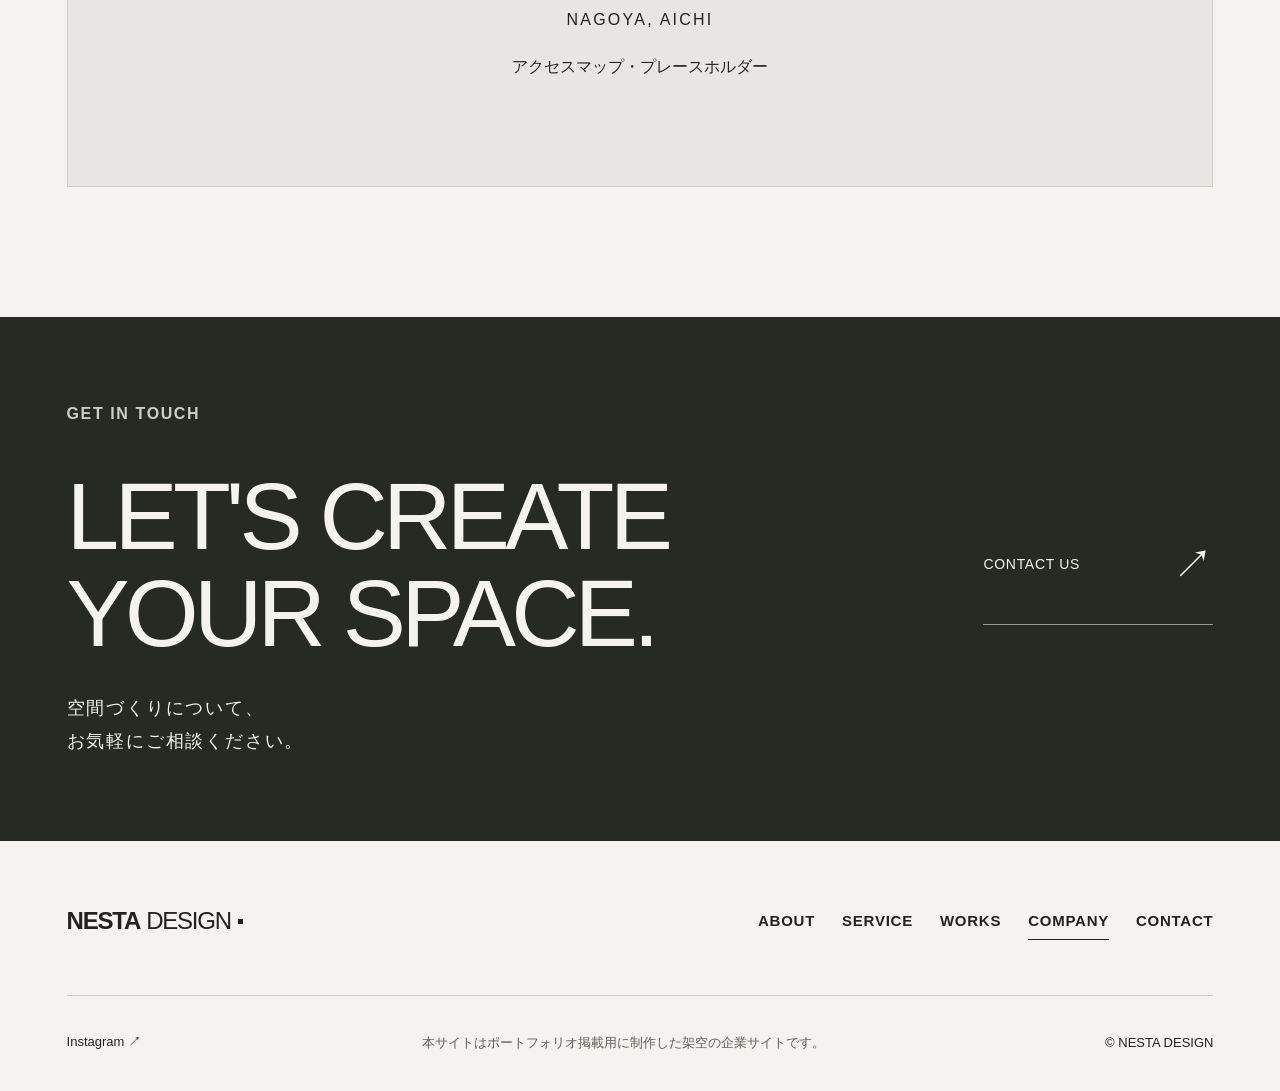
<file: company.html>
<!DOCTYPE html>
<html lang="ja">
 <head>
  <meta charset="utf-8"/>
  <meta content="width=device-width, initial-scale=1" name="viewport"/>
  <title>
   会社概要｜NESTA DESIGN
  </title>
  <meta content="愛知県名古屋市を拠点とする架空のデザイン会社、NESTA DESIGNの会社概要、理念、対応エリアをご紹介します。" name="description"/>
  <meta content="#F4F3EF" name="theme-color"/>
  <link href="images/favicon.svg" rel="icon" type="image/svg+xml"/>
  <link href="css/style.css" rel="stylesheet"/>
  <script defer="" src="js/script.js">
  </script>
 </head>
 <body class="subpage">
  <a class="skip-link" href="#main">
   本文へスキップ
  </a>
  <!-- shared:header:start -->
<header class="header" id="header">
<a aria-label="NESTA DESIGN トップページ" class="logo" href="index.html">
    NESTA
    <span>
     DESIGN
    </span>
<span aria-hidden="true" class="logo-dot">
</span>
</a>
<button aria-controls="main-nav" aria-expanded="false" aria-label="メニューを開く" class="menu-toggle" type="button">
<span>
</span>
<span>
</span>
</button>
<nav aria-label="メインナビゲーション" class="main-nav" id="main-nav">
<a href="about.html">
     ABOUT
    </a>
<a href="service.html">
     SERVICE
    </a>
<a href="works.html">
     WORKS
    </a>
<a href="company.html" aria-current="page">
     COMPANY
    </a>
<a class="nav-contact" href="contact.html">
     CONTACT
     <span aria-hidden="true">
      ↗
     </span>
</a>
</nav>
</header>
<!-- shared:header:end -->
  <main id="main">
   <section class="page-hero container">
    <nav aria-label="パンくず" class="breadcrumb">
     <a href="index.html">
      HOME
     </a>
     <span aria-hidden="true">
      /
     </span>
     <span aria-current="page">
      COMPANY
     </span>
    </nav>
    <p class="eyebrow">
     NESTA DESIGN / 会社概要
    </p>
    <h1>
     COMPANY
    </h1>
   </section>
   <section class="section container message-section">
    <figure class="editorial-image reveal">
     <img alt="NESTA DESIGNの拠点を想定したワークスペースの参考写真" height="801" loading="eager" src="images/company.png" width="1200"/>
    </figure>
    <div class="prose reveal">
     <p class="section-label">
      01 / INTRODUCTION
     </p>
     <h2 class="japanese-heading">
      愛知から、
      <br/>
      心地よい空間を。
     </h2>
     <p>
      NESTA DESIGNは、愛知県名古屋市を拠点とする空間デザインスタジオです。店舗・オフィス・住宅の設計から施工管理まで、暮らしや事業の変化に寄り添った空間づくりを行います。
     </p>
     <p>
      ひとつの窓口で想いを共有し、設計と現場をつなぐ。地域のパートナーとともに、長く使い続けられる場所を目指します。
     </p>
    </div>
   </section>
   <section class="section container profile-section">
    <div class="section-heading reveal">
     <div>
      <p class="section-label">
       02 / NESTA DESIGN
      </p>
      <h2>
       COMPANY PROFILE
      </h2>
     </div>
     <p class="section-intro">
     </p>
    </div>
    <dl class="info-table company-table reveal">
     <div>
      <dt>
       会社名
      </dt>
      <dd>
       NESTA DESIGN
      </dd>
     </div>
     <div>
      <dt>
       所在地
      </dt>
      <dd>
       愛知県名古屋市
       <br/>
       
      </dd>
     </div>
     <div>
      <dt>
       設立
      </dt>
      <dd>
       2021年
      </dd>
     </div>
     <div>
      <dt>
       代表
      </dt>
      <dd>
       森川 悠介
      </dd>
     </div>
     <div>
      <dt>
       事業内容
      </dt>
      <dd>
       Interior Design / 内装設計
       <br/>
       Architecture / 建築デザイン
       <br/>
       Renovation / リノベーション
       <br/>
       Construction Management / 施工管理
      </dd>
     </div>
     <div>
      <dt>
       対応エリア
      </dt>
      <dd>
       愛知県を中心に東海エリア
      </dd>
     </div>
    </dl>
   </section>
   <section class="approach section">
    <div class="container editorial-section">
     <p class="section-label">
      03 / PHILOSOPHY
     </p>
     <div class="prose reveal">
      <h2 class="japanese-heading">
       誠実に向き合い、
       <br/>
       丁寧につくる。
      </h2>
      <p>
       お客様の想いと、空間を使う人の心地よさ。そのどちらにも誠実であることを大切にしています。目先の流行だけに頼らず、場所の特性と日々の使い方を見つめて、一つひとつの選択を重ねます。
      </p>
      <a class="text-link" href="about.html">
       MORE ABOUT
       <span aria-hidden="true">
        ↗
       </span>
      </a>
     </div>
    </div>
   </section>
   <section class="section container">
    <div class="section-heading reveal">
     <div>
      <p class="section-label">
       04 / NESTA DESIGN
      </p>
      <h2>
       ACCESS
      </h2>
     </div>
     <p class="section-intro">
      Based in Aichi, Japan
     </p>
    </div>
    <div class="access-placeholder reveal">
     <span aria-hidden="true" class="access-cross">
      ＋
     </span>
     <p>
      NAGOYA, AICHI
     </p>
     <p>
      アクセスマップ・プレースホルダー
     </p>
     
    </div>
   </section>
   <section aria-labelledby="contact-title" class="contact">
    <div class="container">
     <p class="section-label reveal">
      GET IN TOUCH
     </p>
     <div class="contact-main reveal">
      <h2 id="contact-title">
       LET'S CREATE
       <br/>
       YOUR SPACE.
      </h2>
      <a class="contact-button" href="contact.html">
       <span>
        CONTACT US
       </span>
       <span aria-hidden="true">
        ↗
       </span>
      </a>
     </div>
     <p class="contact-copy reveal">
      空間づくりについて、
      <br/>
      お気軽にご相談ください。
     </p>
    </div>
   </section>
  </main>
  <!-- shared:footer:start -->
<footer class="footer container">
<div class="footer-top">
<a aria-label="NESTA DESIGN トップページ" class="logo" href="index.html">
     NESTA
     <span>
      DESIGN
     </span>
<span aria-hidden="true" class="logo-dot">
</span>
</a>
<nav aria-label="フッターナビゲーション">
<a href="about.html">
      ABOUT
     </a>
<a href="service.html">
      SERVICE
     </a>
<a href="works.html">
      WORKS
     </a>
<a href="company.html" aria-current="page">
      COMPANY
     </a>
<a href="contact.html">
      CONTACT
     </a>
</nav>
</div>
<div class="footer-bottom">
<a data-page="Instagram" href="#page-preview">
     Instagram
     <span aria-hidden="true">
      ↗
     </span>
</a>
<p class="portfolio-note">
     本サイトはポートフォリオ掲載用に制作した架空の企業サイトです。
    </p>
<small>
     © NESTA DESIGN
    </small>
</div>
</footer>
<dialog aria-labelledby="preview-title" class="page-preview" id="page-preview">
<p class="eyebrow">
    NESTA DESIGN / INFORMATION
   </p>
<h2 id="preview-title">Instagramについて</h2>
<p id="preview-description">Instagramの公式アカウントはありません。</p>

<form method="dialog">
<button autofocus="" class="text-link">
     閉じる
     <span aria-hidden="true">
      ×
     </span>
</button>
</form>
</dialog>
<!-- shared:footer:end -->
 </body>
</html>
</file>
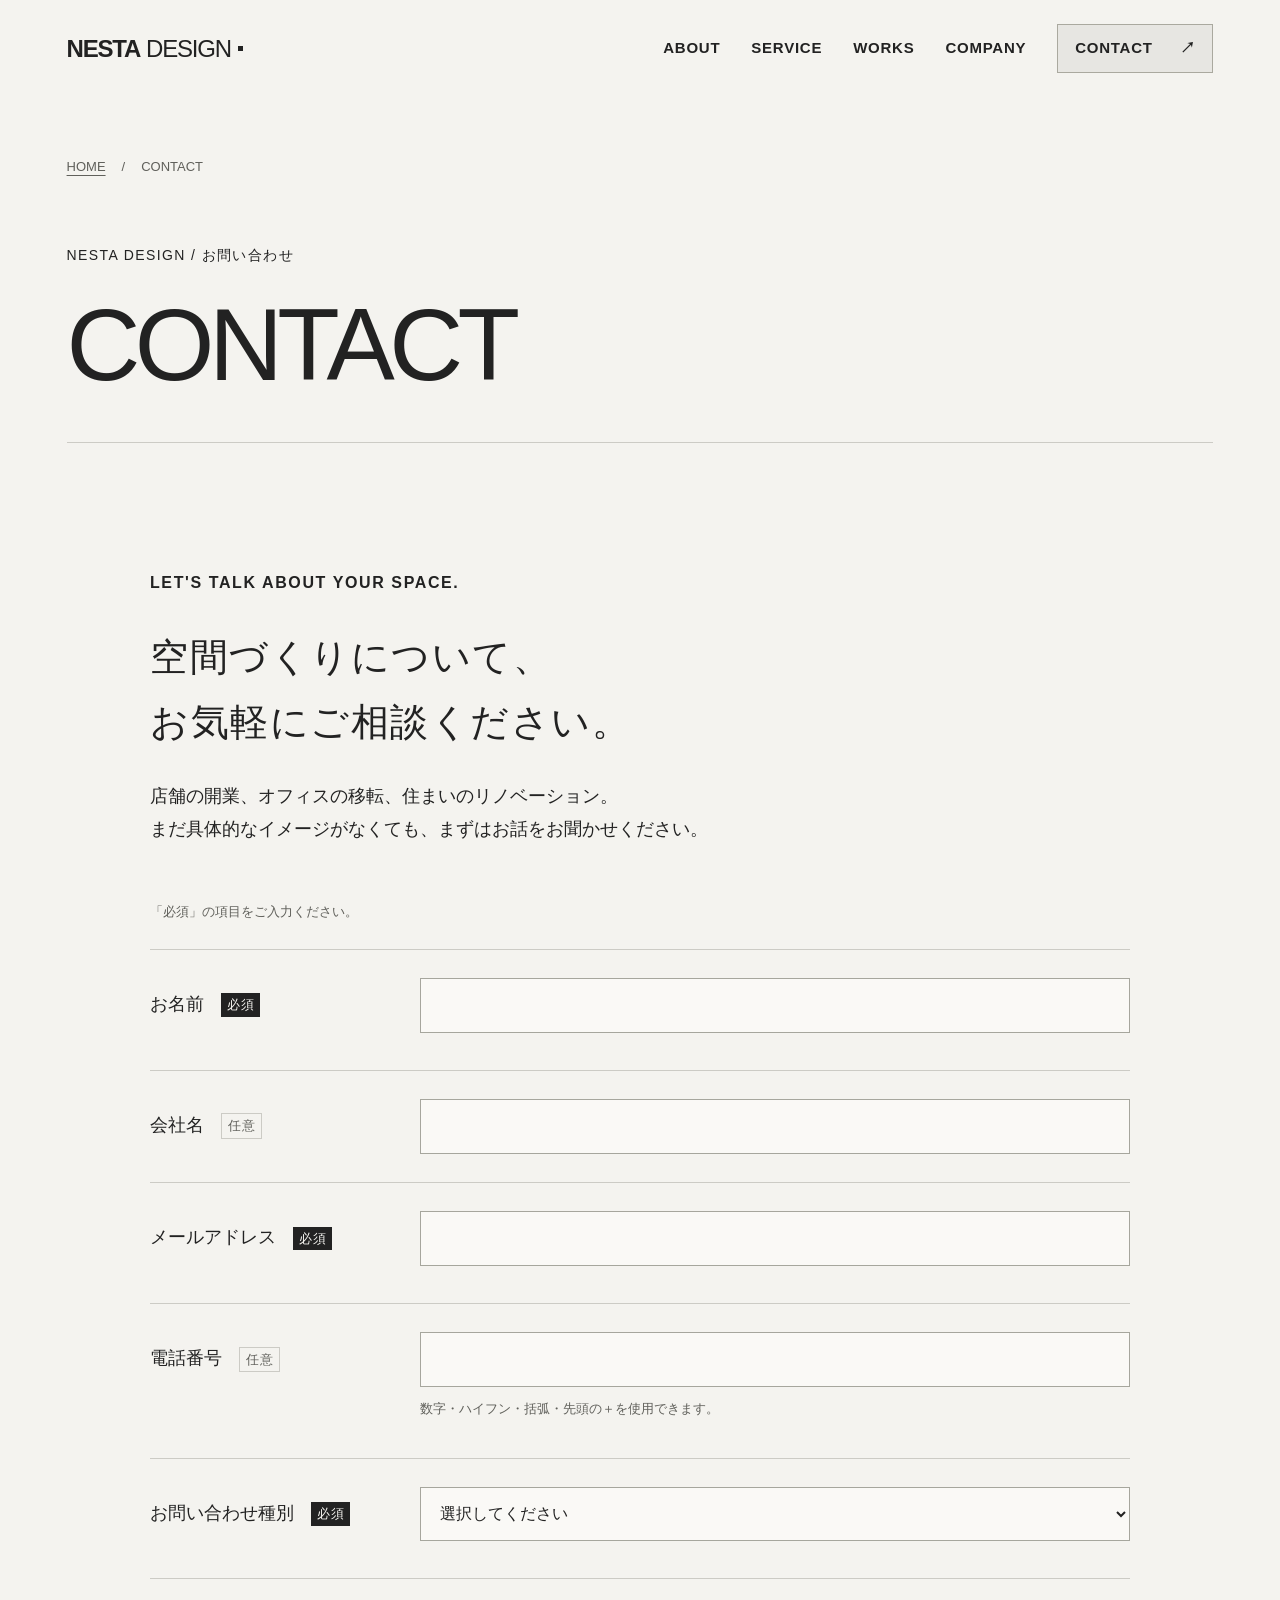
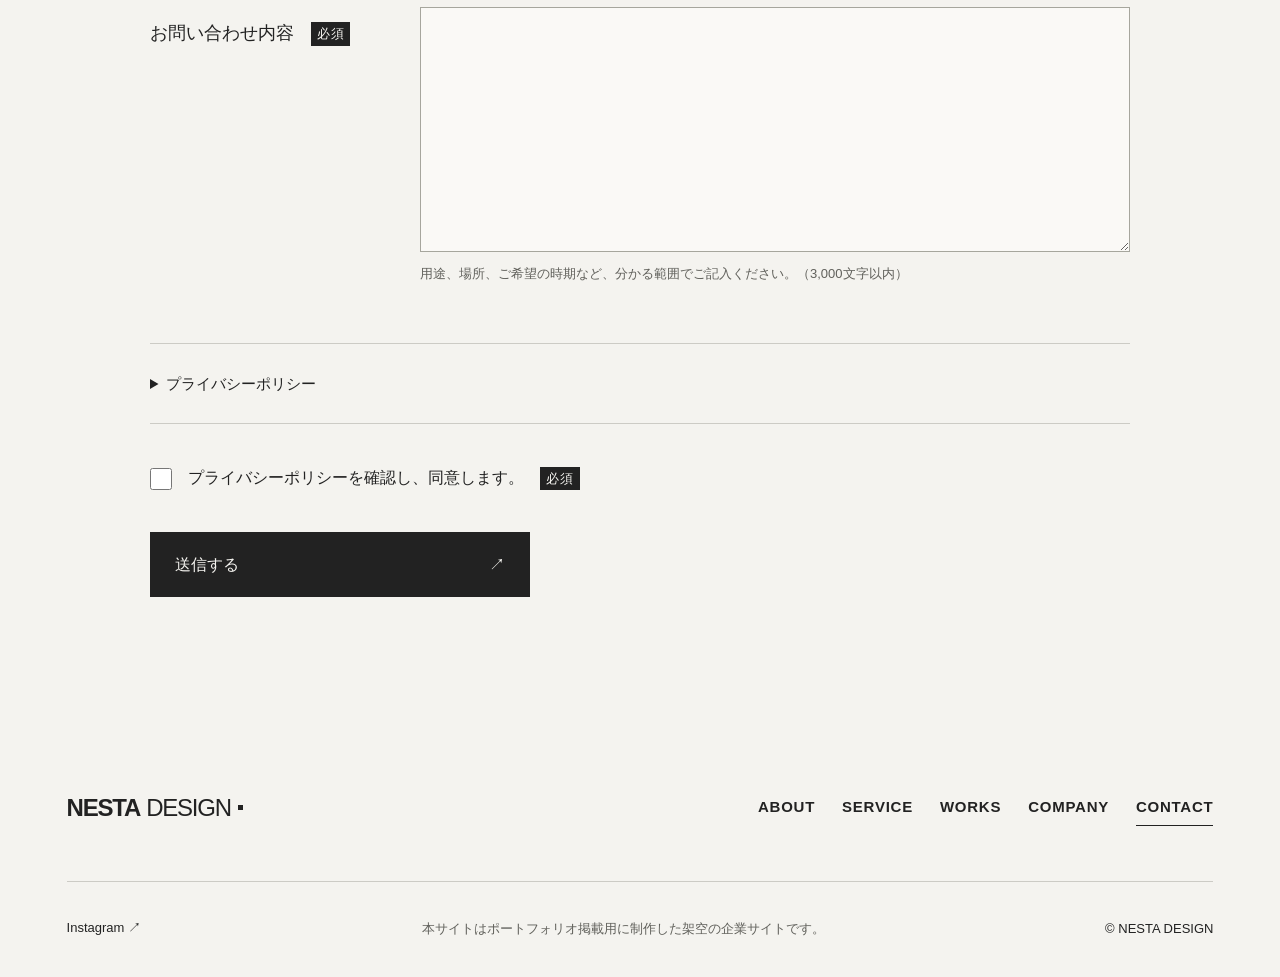
<file: contact.html>
<!DOCTYPE html>
<html lang="ja">
 <head>
  <meta charset="utf-8"/>
  <meta content="width=device-width, initial-scale=1" name="viewport"/>
  <title>
   お問い合わせ｜NESTA DESIGN
  </title>
  <meta content="空間づくりについてのご相談フォーム。内装設計、リノベーション、施工管理のご相談を想定したデモページです。" name="description"/>
  <meta content="#F4F3EF" name="theme-color"/>
  <link href="images/favicon.svg" rel="icon" type="image/svg+xml"/>
  <link href="css/style.css" rel="stylesheet"/>
  <script defer="" src="js/script.js">
  </script>
 </head>
 <body class="subpage">
  <a class="skip-link" href="#main">
   本文へスキップ
  </a>
  <!-- shared:header:start -->
<header class="header" id="header">
<a aria-label="NESTA DESIGN トップページ" class="logo" href="index.html">
    NESTA
    <span>
     DESIGN
    </span>
<span aria-hidden="true" class="logo-dot">
</span>
</a>
<button aria-controls="main-nav" aria-expanded="false" aria-label="メニューを開く" class="menu-toggle" type="button">
<span>
</span>
<span>
</span>
</button>
<nav aria-label="メインナビゲーション" class="main-nav" id="main-nav">
<a href="about.html">
     ABOUT
    </a>
<a href="service.html">
     SERVICE
    </a>
<a href="works.html">
     WORKS
    </a>
<a href="company.html">
     COMPANY
    </a>
<a class="nav-contact" href="contact.html" aria-current="page">
     CONTACT
     <span aria-hidden="true">
      ↗
     </span>
</a>
</nav>
</header>
<!-- shared:header:end -->
  <main id="main">
   <section class="page-hero container">
    <nav aria-label="パンくず" class="breadcrumb">
     <a href="index.html">
      HOME
     </a>
     <span aria-hidden="true">
      /
     </span>
     <span aria-current="page">
      CONTACT
     </span>
    </nav>
    <p class="eyebrow">
     NESTA DESIGN / お問い合わせ
    </p>
    <h1>
     CONTACT
    </h1>
   </section>
   <section class="section container contact-form-section">
    <div class="form-intro reveal">
     <p class="section-label">
      LET'S TALK ABOUT YOUR SPACE.
     </p>
     <h2 class="japanese-heading">
      空間づくりについて、
      <br/>
      お気軽にご相談ください。
     </h2>
     <p class="body-copy">
      店舗の開業、オフィスの移転、住まいのリノベーション。
      <br/>
      まだ具体的なイメージがなくても、まずはお話をお聞かせください。
     </p>
     
    </div>
    <noscript>
     <p class="demo-notice">
      入力チェックと完了表示にはJavaScriptが必要です。
     </p>
    </noscript>
    <form class="contact-form" id="contact-form" novalidate="">
     <p class="small-note">
      「必須」の項目をご入力ください。
     </p>
     <div class="form-errors" hidden="" id="form-errors" role="alert" tabindex="-1">
     </div>
     <div class="form-row">
      <label for="contact-name">
       お名前
       <span class="required-mark">
        必須
       </span>
      </label>
      <div>
       <input aria-describedby="contact-name-error" autocomplete="name" id="contact-name" maxlength="100" name="name" required=""/>
       <p class="field-error" id="contact-name-error">
       </p>
      </div>
     </div>
     <div class="form-row">
      <label for="contact-company">
       会社名
       <span class="optional-mark">
        任意
       </span>
      </label>
      <div>
       <input autocomplete="organization" id="contact-company" maxlength="150" name="company"/>
      </div>
     </div>
     <div class="form-row">
      <label for="contact-email">
       メールアドレス
       <span class="required-mark">
        必須
       </span>
      </label>
      <div>
       <input aria-describedby="contact-email-error" autocomplete="email" id="contact-email" maxlength="254" name="email" required="" type="email"/>
       <p class="field-error" id="contact-email-error">
       </p>
      </div>
     </div>
     <div class="form-row">
      <label for="contact-phone">
       電話番号
       <span class="optional-mark">
        任意
       </span>
      </label>
      <div>
       <input aria-describedby="phone-hint contact-phone-error" autocomplete="tel" id="contact-phone" maxlength="30" name="phone" type="tel"/>
       <p class="field-hint" id="phone-hint">
        数字・ハイフン・括弧・先頭の＋を使用できます。
       </p>
       <p class="field-error" id="contact-phone-error">
       </p>
      </div>
     </div>
     <div class="form-row">
      <label for="contact-type">
       お問い合わせ種別
       <span class="required-mark">
        必須
       </span>
      </label>
      <div>
       <select aria-describedby="contact-type-error" id="contact-type" name="type" required="">
        <option value="">
         選択してください
        </option>
        <option>
         店舗・オフィスの内装設計
        </option>
        <option>
         住宅のリノベーション
        </option>
        <option>
         施工・施工管理
        </option>
        <option>
         その他のご相談
        </option>
       </select>
       <p class="field-error" id="contact-type-error">
       </p>
      </div>
     </div>
     <div class="form-row">
      <label for="contact-message">
       お問い合わせ内容
       <span class="required-mark">
        必須
       </span>
      </label>
      <div>
       <textarea aria-describedby="message-hint contact-message-error" id="contact-message" maxlength="3000" name="message" required="" rows="8"></textarea>
       <p class="field-hint" id="message-hint">
        用途、場所、ご希望の時期など、分かる範囲でご記入ください。（3,000文字以内）
       </p>
       <p class="field-error" id="contact-message-error">
       </p>
      </div>
     </div>
     <details class="privacy-policy" id="privacy">
      <summary>
       プライバシーポリシー
      </summary>
      <div>
       <p>
        このフォームはブラウザ内で入力内容の確認と完了表示のみを行います。
       </p>
       <p>
        入力情報のメール送信、サーバーへの送信、Cookieやブラウザストレージへの保存は行いません。入力内容を第三者に提供することもありません。
       </p>
       <p>
        実際の個人情報は入力しないでください。正式なお問い合わせ窓口として公開する場合は、運営者・利用目的・保存期間・相談窓口等を定め、実運用に対応した方針を別途掲載します。
       </p>
      </div>
     </details>
     <div class="consent-row">
      <label for="contact-consent">
       <input aria-describedby="contact-consent-error" id="contact-consent" name="consent" required="" type="checkbox"/>
       <span>
        プライバシーポリシーを確認し、同意します。
        <span class="required-mark">
         必須
        </span>
       </span>
      </label>
      <p class="field-error" id="contact-consent-error">
      </p>
     </div>
     <button class="form-submit" disabled="" type="submit">
      送信する
      <span aria-hidden="true">
       ↗
      </span>
     </button>
     
    </form>
    <section aria-labelledby="success-title" class="form-success" hidden="" id="form-success" role="status" tabindex="-1">
     <p class="section-label">
      THANK YOU / DEMO COMPLETE
     </p>
     <h2 class="japanese-heading" id="success-title">
      入力内容を確認しました。
     </h2>
     <p>
      デモフォームの操作が完了しました。
      <br/>
      内容は送信・保存されておらず、返信も行われません。
     </p>
     <a class="text-link" href="index.html">
      BACK TO HOME
      <span aria-hidden="true">
       ↗
      </span>
     </a>
    </section>
   </section>
  </main>
  <!-- shared:footer:start -->
<footer class="footer container">
<div class="footer-top">
<a aria-label="NESTA DESIGN トップページ" class="logo" href="index.html">
     NESTA
     <span>
      DESIGN
     </span>
<span aria-hidden="true" class="logo-dot">
</span>
</a>
<nav aria-label="フッターナビゲーション">
<a href="about.html">
      ABOUT
     </a>
<a href="service.html">
      SERVICE
     </a>
<a href="works.html">
      WORKS
     </a>
<a href="company.html">
      COMPANY
     </a>
<a href="contact.html" aria-current="page">
      CONTACT
     </a>
</nav>
</div>
<div class="footer-bottom">
<a data-page="Instagram" href="#page-preview">
     Instagram
     <span aria-hidden="true">
      ↗
     </span>
</a>
<p class="portfolio-note">
     本サイトはポートフォリオ掲載用に制作した架空の企業サイトです。
    </p>
<small>
     © NESTA DESIGN
    </small>
</div>
</footer>
<dialog aria-labelledby="preview-title" class="page-preview" id="page-preview">
<p class="eyebrow">
    NESTA DESIGN / INFORMATION
   </p>
<h2 id="preview-title">Instagramについて</h2>
<p id="preview-description">Instagramの公式アカウントはありません。</p>

<form method="dialog">
<button autofocus="" class="text-link">
     閉じる
     <span aria-hidden="true">
      ×
     </span>
</button>
</form>
</dialog>
<!-- shared:footer:end -->
 </body>
</html>
</file>
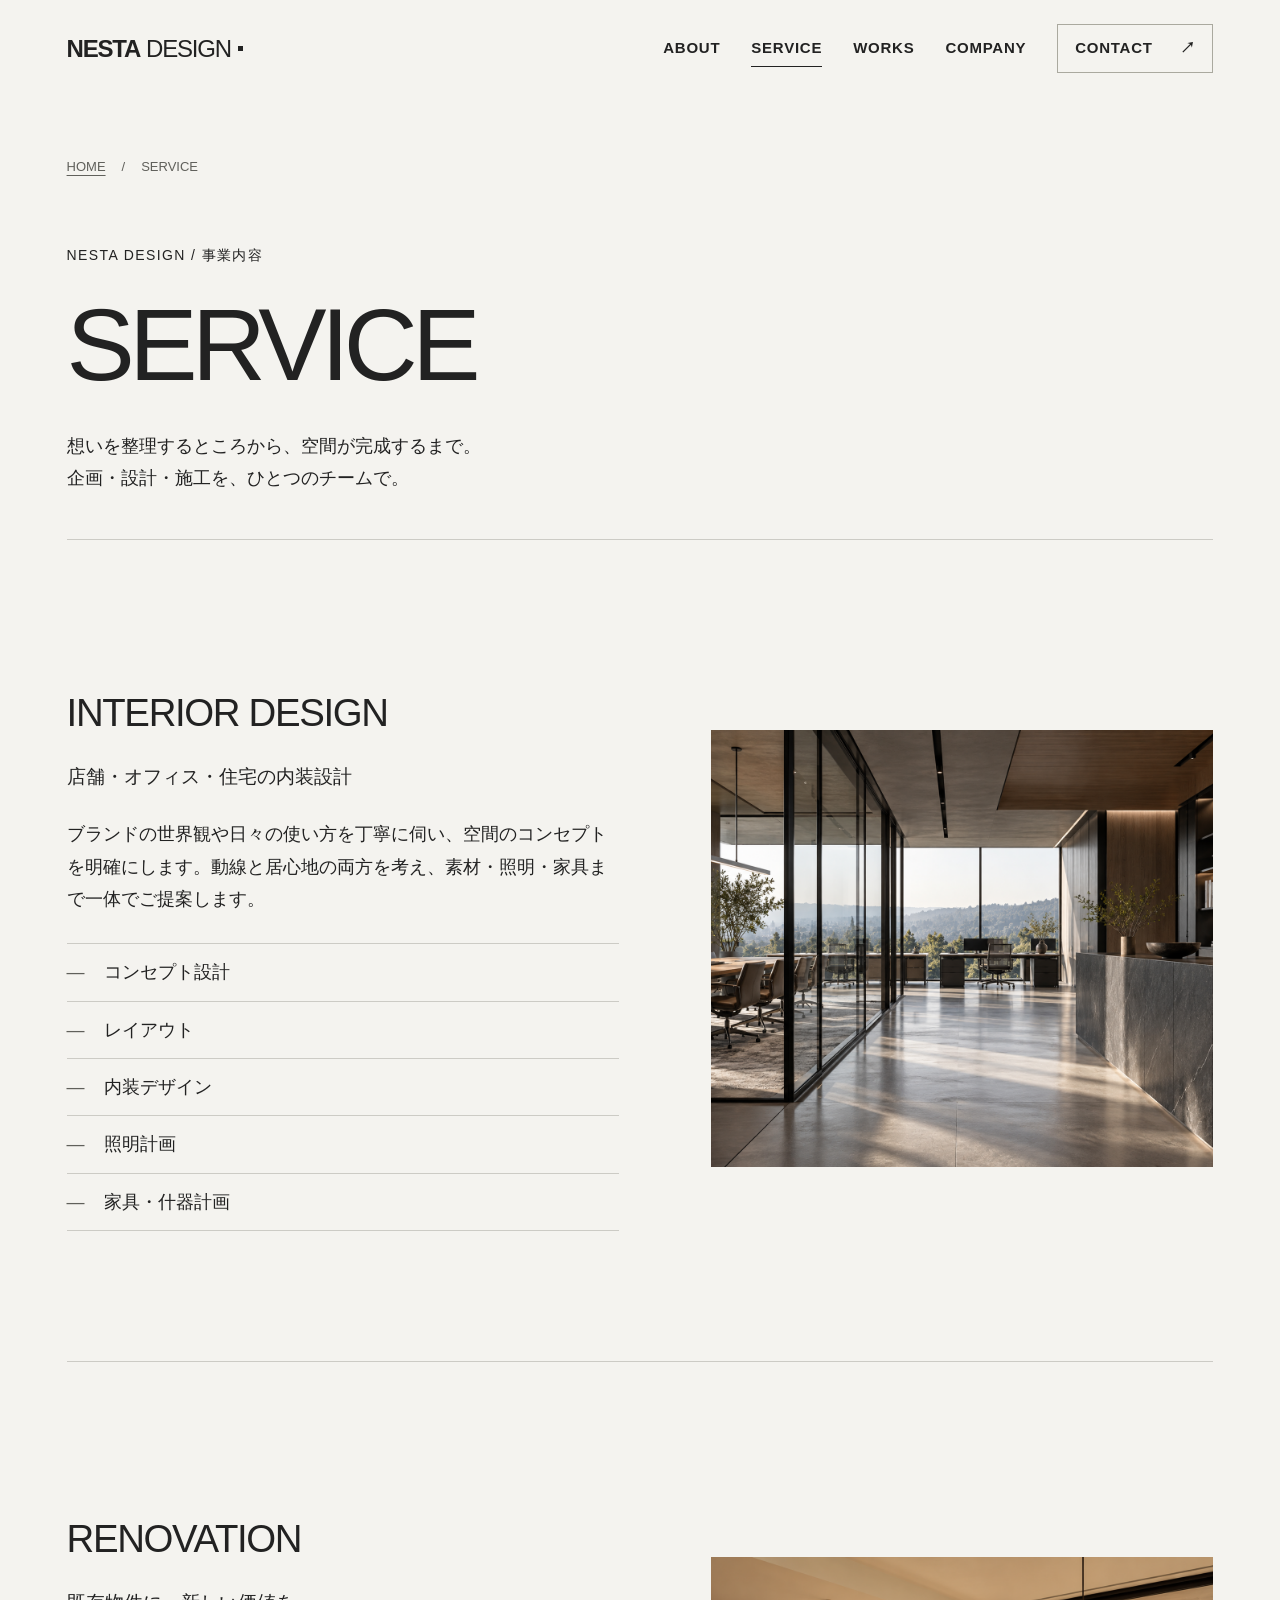
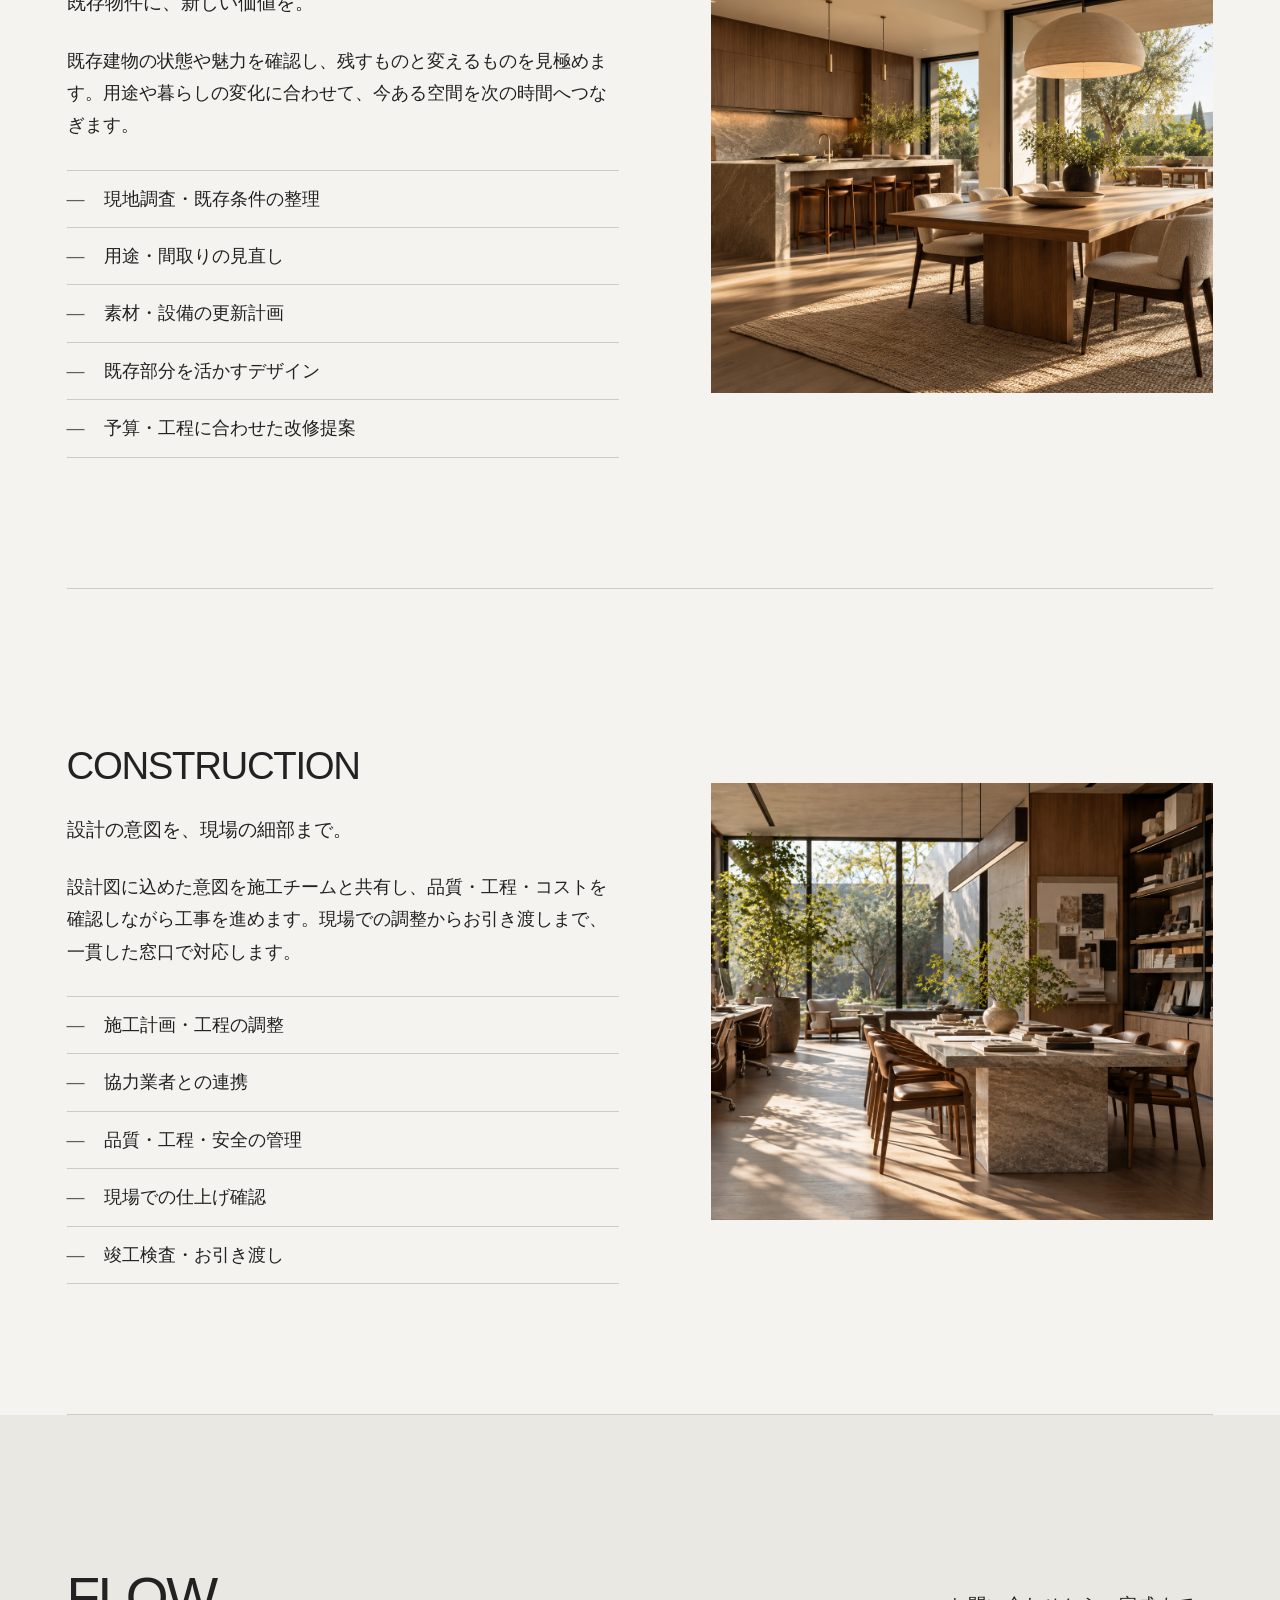
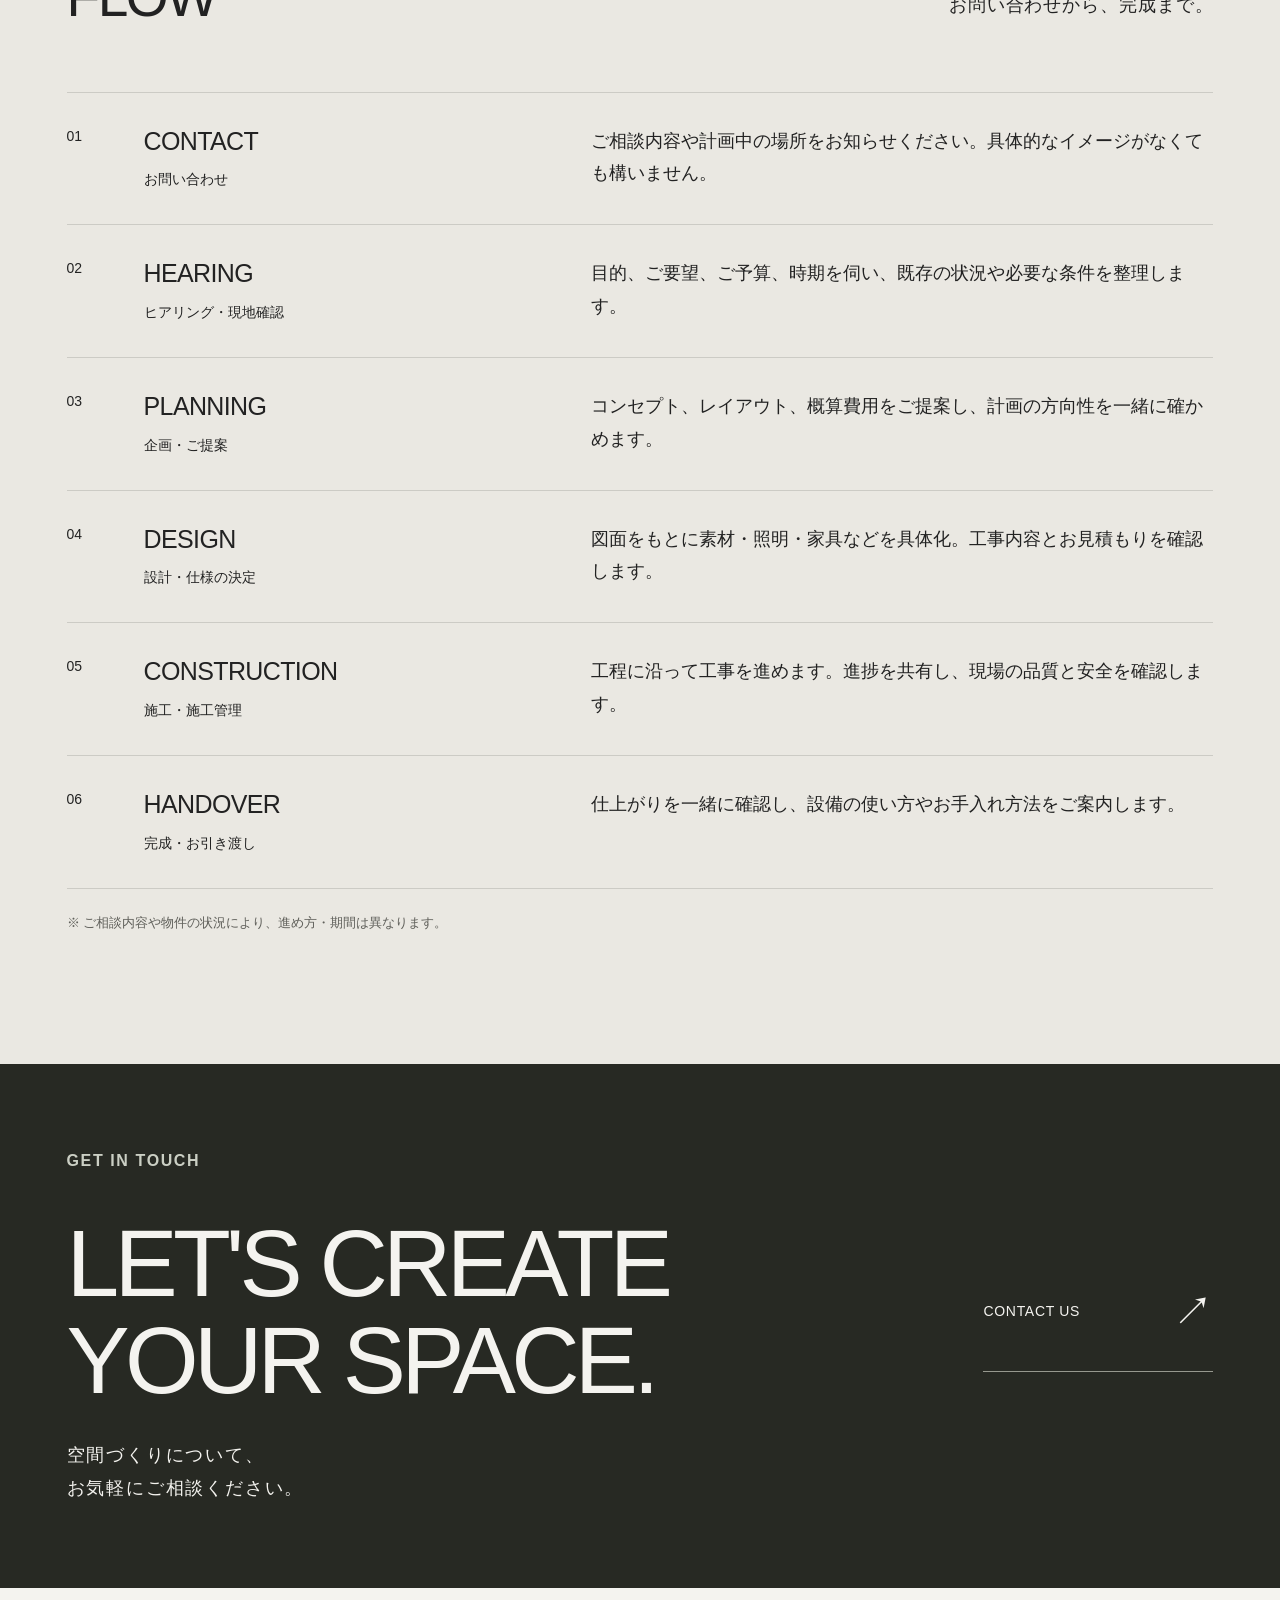
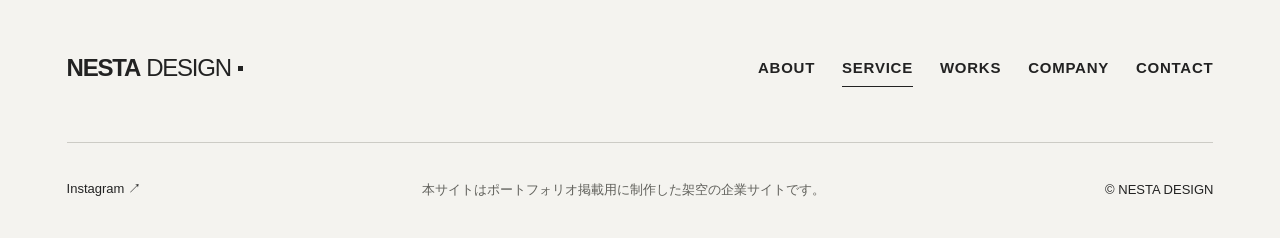
<file: service.html>
<!DOCTYPE html>
<html lang="ja">
 <head>
  <meta charset="utf-8"/>
  <meta content="width=device-width, initial-scale=1" name="viewport"/>
  <title>
   事業内容｜NESTA DESIGN
  </title>
  <meta content="店舗・オフィス・住宅の内装設計、リノベーション、施工管理。対応内容とお問い合わせから完成までの流れをご紹介します。" name="description"/>
  <meta content="#F4F3EF" name="theme-color"/>
  <link href="images/favicon.svg" rel="icon" type="image/svg+xml"/>
  <link href="css/style.css" rel="stylesheet"/>
  <script defer="" src="js/script.js">
  </script>
 </head>
 <body class="subpage">
  <a class="skip-link" href="#main">
   本文へスキップ
  </a>
  <!-- shared:header:start -->
<header class="header" id="header">
<a aria-label="NESTA DESIGN トップページ" class="logo" href="index.html">
    NESTA
    <span>
     DESIGN
    </span>
<span aria-hidden="true" class="logo-dot">
</span>
</a>
<button aria-controls="main-nav" aria-expanded="false" aria-label="メニューを開く" class="menu-toggle" type="button">
<span>
</span>
<span>
</span>
</button>
<nav aria-label="メインナビゲーション" class="main-nav" id="main-nav">
<a href="about.html">
     ABOUT
    </a>
<a href="service.html" aria-current="page">
     SERVICE
    </a>
<a href="works.html">
     WORKS
    </a>
<a href="company.html">
     COMPANY
    </a>
<a class="nav-contact" href="contact.html">
     CONTACT
     <span aria-hidden="true">
      ↗
     </span>
</a>
</nav>
</header>
<!-- shared:header:end -->
  <main id="main">
   <section class="page-hero container">
    <nav aria-label="パンくず" class="breadcrumb">
     <a href="index.html">
      HOME
     </a>
     <span aria-hidden="true">
      /
     </span>
     <span aria-current="page">
      SERVICE
     </span>
    </nav>
    <p class="eyebrow">
     NESTA DESIGN / 事業内容
    </p>
    <h1>
     SERVICE
    </h1>
    <p class="page-lead">
     想いを整理するところから、空間が完成するまで。
     <br/>
     企画・設計・施工を、ひとつのチームで。
    </p>
   </section>
   <section class="service-detail section container" id="service-1">
    <div class="reveal">
     
     <h2>
      INTERIOR DESIGN
     </h2>
     <h3>
      店舗・オフィス・住宅の内装設計
     </h3>
     <p class="body-copy">
      ブランドの世界観や日々の使い方を丁寧に伺い、空間のコンセプトを明確にします。動線と居心地の両方を考え、素材・照明・家具まで一体でご提案します。
     </p>
     <ul class="scope-list">
      <li>
       コンセプト設計
      </li>
      <li>
       レイアウト
      </li>
      <li>
       内装デザイン
      </li>
      <li>
       照明計画
      </li>
      <li>
       家具・什器計画
      </li>
     </ul>
    </div>
    <figure class="editorial-image reveal">
     <img alt="オフィス内装の参考写真" height="801" loading="lazy" src="images/work-office.png" width="1200"/>
    </figure>
   </section>
   <section class="service-detail section container" id="service-2">
    <div class="reveal">
     
     <h2>
      RENOVATION
     </h2>
     <h3>
      既存物件に、新しい価値を。
     </h3>
     <p class="body-copy">
      既存建物の状態や魅力を確認し、残すものと変えるものを見極めます。用途や暮らしの変化に合わせて、今ある空間を次の時間へつなぎます。
     </p>
     <ul class="scope-list">
      <li>
       現地調査・既存条件の整理
      </li>
      <li>
       用途・間取りの見直し
      </li>
      <li>
       素材・設備の更新計画
      </li>
      <li>
       既存部分を活かすデザイン
      </li>
      <li>
       予算・工程に合わせた改修提案
      </li>
     </ul>
    </div>
    <figure class="editorial-image reveal">
     <img alt="住宅リノベーションの参考写真" height="900" loading="lazy" src="images/work-residence.png" width="1200"/>
    </figure>
   </section>
   <section class="service-detail section container" id="service-3">
    <div class="reveal">
     
     <h2>
      CONSTRUCTION
     </h2>
     <h3>
      設計の意図を、現場の細部まで。
     </h3>
     <p class="body-copy">
      設計図に込めた意図を施工チームと共有し、品質・工程・コストを確認しながら工事を進めます。現場での調整からお引き渡しまで、一貫した窓口で対応します。
     </p>
     <ul class="scope-list">
      <li>
       施工計画・工程の調整
      </li>
      <li>
       協力業者との連携
      </li>
      <li>
       品質・工程・安全の管理
      </li>
      <li>
       現場での仕上げ確認
      </li>
      <li>
       竣工検査・お引き渡し
      </li>
     </ul>
    </div>
    <figure class="editorial-image reveal">
     <img alt="施工後の仕上がりを想定した空間の参考写真" height="801" loading="lazy" src="images/company.png" width="1200"/>
    </figure>
   </section>
   <section class="approach section">
    <div class="container">
     <div class="section-heading reveal">
      <div>
       <h2>
        FLOW
       </h2>
      </div>
      <p class="section-intro">
       お問い合わせから、完成まで。
      </p>
     </div>
     <ol class="flow-list">
      <li class="reveal">
       <span class="item-number">
        01
       </span>
       <div>
        <h3>
         CONTACT
        </h3>
        <p class="flow-caption">
         お問い合わせ
        </p>
       </div>
       <p>
        ご相談内容や計画中の場所をお知らせください。具体的なイメージがなくても構いません。
       </p>
      </li>
      <li class="reveal">
       <span class="item-number">
        02
       </span>
       <div>
        <h3>
         HEARING
        </h3>
        <p class="flow-caption">
         ヒアリング・現地確認
        </p>
       </div>
       <p>
        目的、ご要望、ご予算、時期を伺い、既存の状況や必要な条件を整理します。
       </p>
      </li>
      <li class="reveal">
       <span class="item-number">
        03
       </span>
       <div>
        <h3>
         PLANNING
        </h3>
        <p class="flow-caption">
         企画・ご提案
        </p>
       </div>
       <p>
        コンセプト、レイアウト、概算費用をご提案し、計画の方向性を一緒に確かめます。
       </p>
      </li>
      <li class="reveal">
       <span class="item-number">
        04
       </span>
       <div>
        <h3>
         DESIGN
        </h3>
        <p class="flow-caption">
         設計・仕様の決定
        </p>
       </div>
       <p>
        図面をもとに素材・照明・家具などを具体化。工事内容とお見積もりを確認します。
       </p>
      </li>
      <li class="reveal">
       <span class="item-number">
        05
       </span>
       <div>
        <h3>
         CONSTRUCTION
        </h3>
        <p class="flow-caption">
         施工・施工管理
        </p>
       </div>
       <p>
        工程に沿って工事を進めます。進捗を共有し、現場の品質と安全を確認します。
       </p>
      </li>
      <li class="reveal">
       <span class="item-number">
        06
       </span>
       <div>
        <h3>
         HANDOVER
        </h3>
        <p class="flow-caption">
         完成・お引き渡し
        </p>
       </div>
       <p>
        仕上がりを一緒に確認し、設備の使い方やお手入れ方法をご案内します。
       </p>
      </li>
     </ol>
     <p class="small-note">
      ※ ご相談内容や物件の状況により、進め方・期間は異なります。
     </p>
    </div>
   </section>
   <section aria-labelledby="contact-title" class="contact">
    <div class="container">
     <p class="section-label reveal">
      GET IN TOUCH
     </p>
     <div class="contact-main reveal">
      <h2 id="contact-title">
       LET'S CREATE
       <br/>
       YOUR SPACE.
      </h2>
      <a class="contact-button" href="contact.html">
       <span>
        CONTACT US
       </span>
       <span aria-hidden="true">
        ↗
       </span>
      </a>
     </div>
     <p class="contact-copy reveal">
      空間づくりについて、
      <br/>
      お気軽にご相談ください。
     </p>
    </div>
   </section>
  </main>
  <!-- shared:footer:start -->
<footer class="footer container">
<div class="footer-top">
<a aria-label="NESTA DESIGN トップページ" class="logo" href="index.html">
     NESTA
     <span>
      DESIGN
     </span>
<span aria-hidden="true" class="logo-dot">
</span>
</a>
<nav aria-label="フッターナビゲーション">
<a href="about.html">
      ABOUT
     </a>
<a href="service.html" aria-current="page">
      SERVICE
     </a>
<a href="works.html">
      WORKS
     </a>
<a href="company.html">
      COMPANY
     </a>
<a href="contact.html">
      CONTACT
     </a>
</nav>
</div>
<div class="footer-bottom">
<a data-page="Instagram" href="#page-preview">
     Instagram
     <span aria-hidden="true">
      ↗
     </span>
</a>
<p class="portfolio-note">
     本サイトはポートフォリオ掲載用に制作した架空の企業サイトです。
    </p>
<small>
     © NESTA DESIGN
    </small>
</div>
</footer>
<dialog aria-labelledby="preview-title" class="page-preview" id="page-preview">
<p class="eyebrow">
    NESTA DESIGN / INFORMATION
   </p>
<h2 id="preview-title">Instagramについて</h2>
<p id="preview-description">Instagramの公式アカウントはありません。</p>

<form method="dialog">
<button autofocus="" class="text-link">
     閉じる
     <span aria-hidden="true">
      ×
     </span>
</button>
</form>
</dialog>
<!-- shared:footer:end -->
 </body>
</html>
</file>
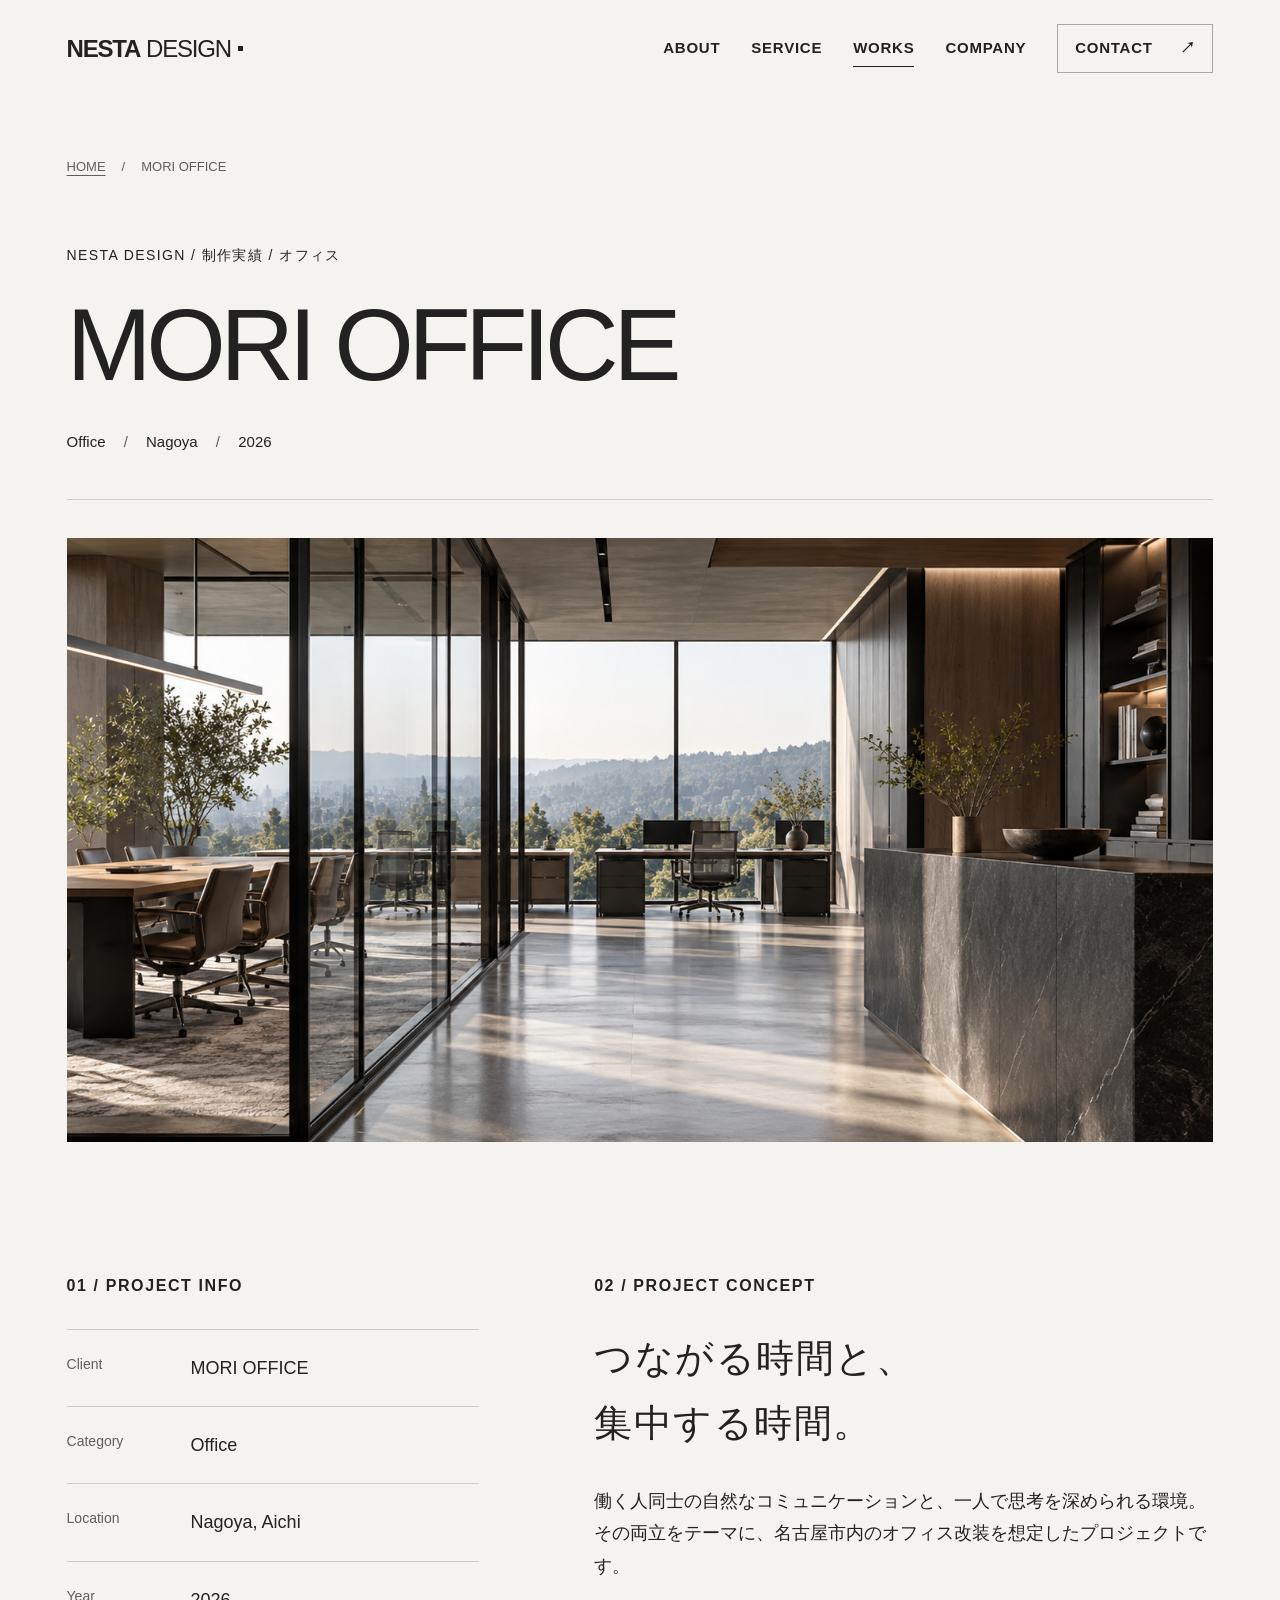
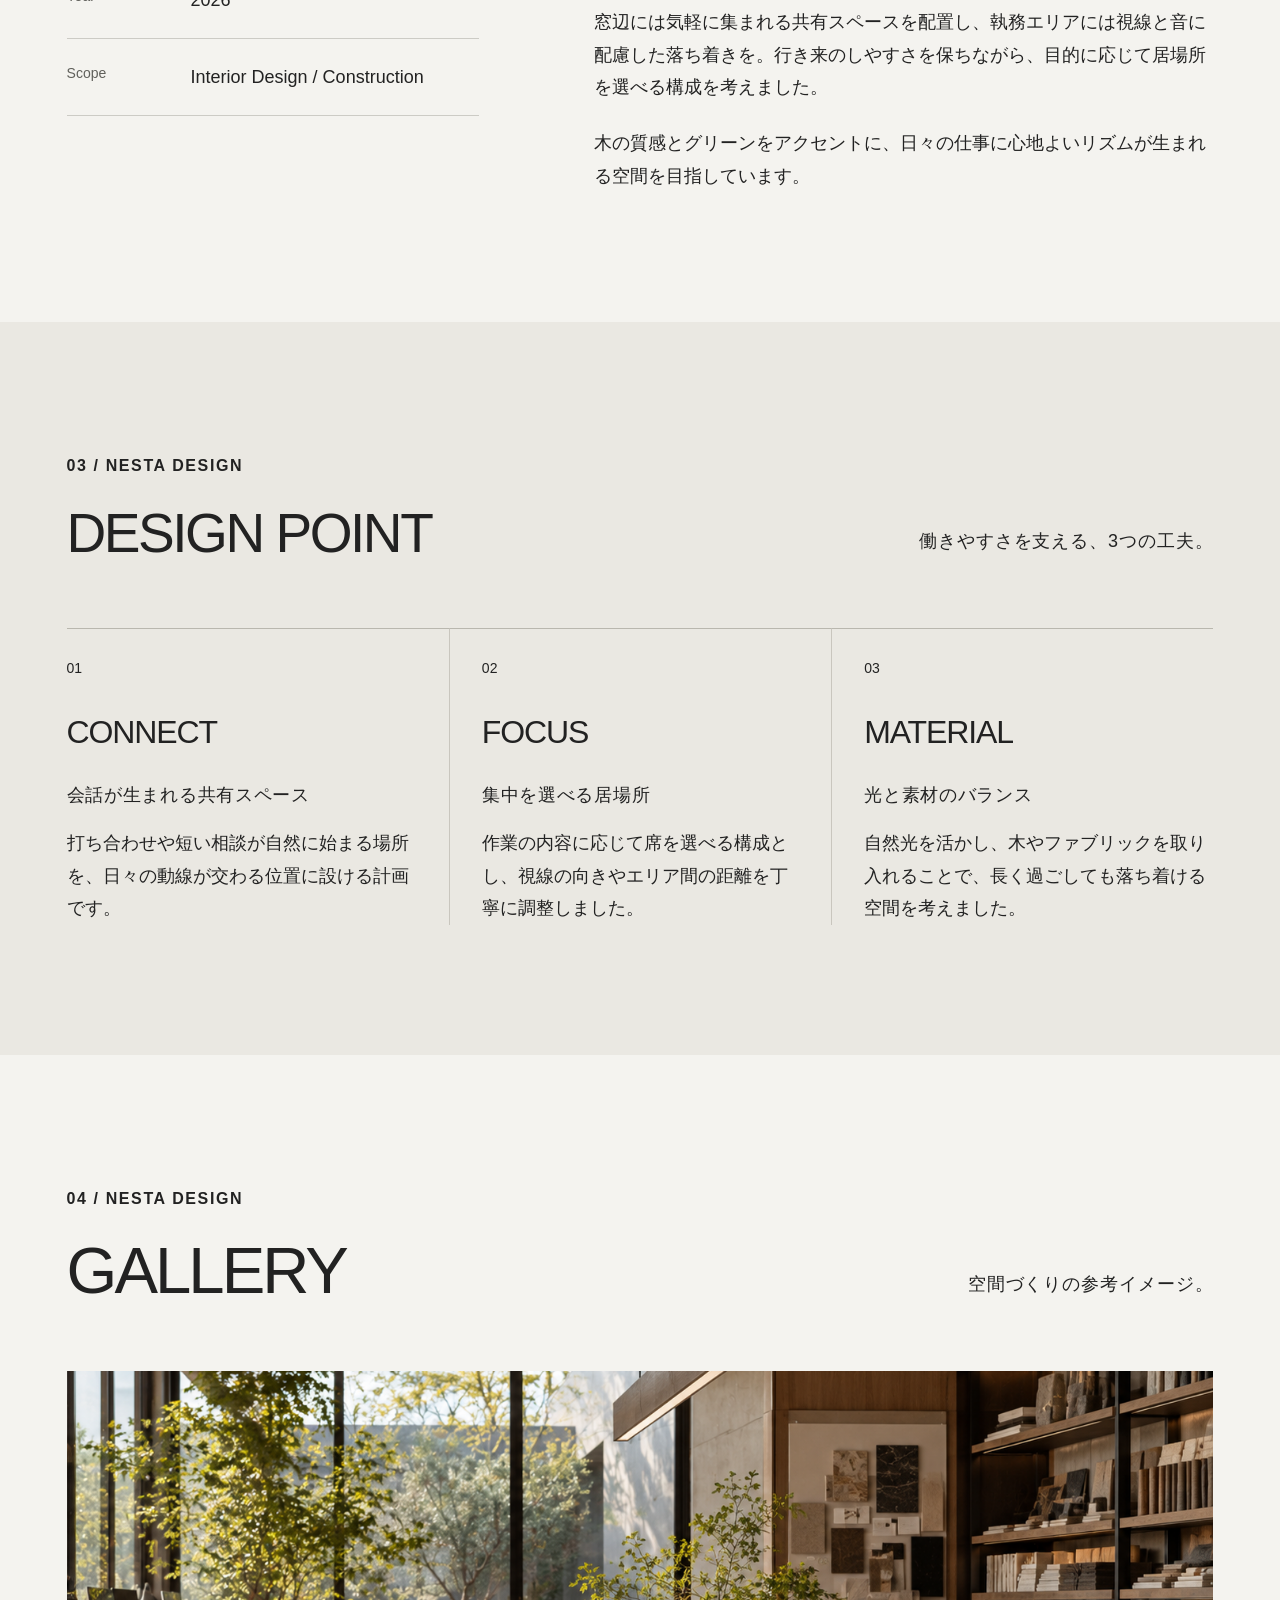
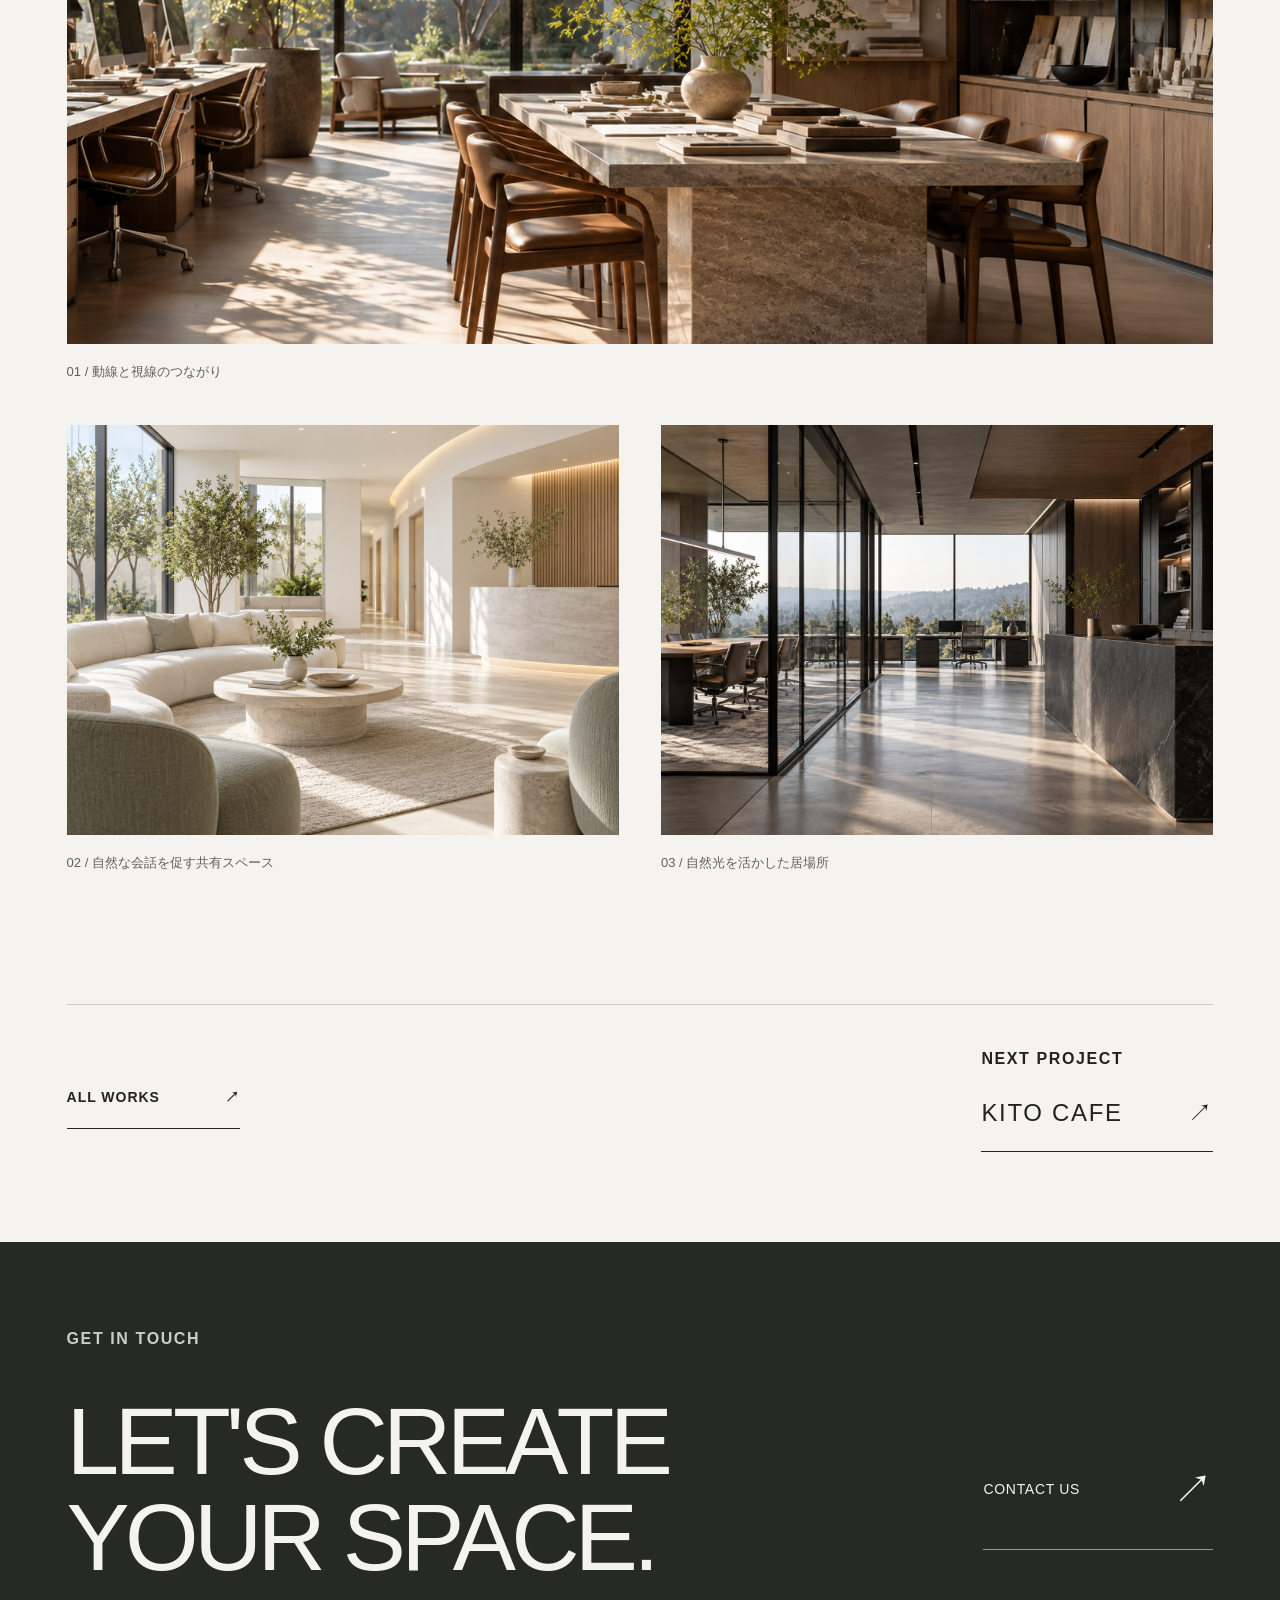
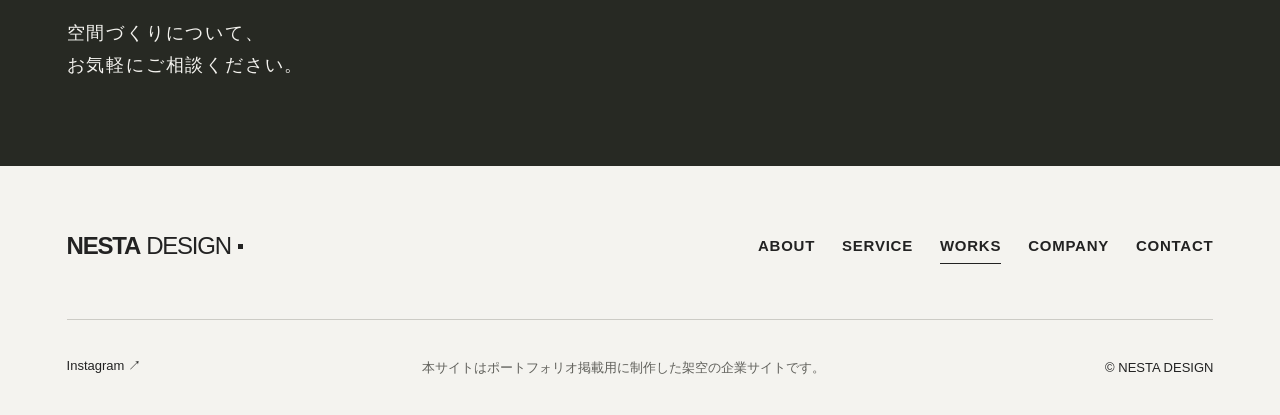
<file: works-detail.html>
<!DOCTYPE html>
<html lang="ja">
 <head>
  <meta charset="utf-8"/>
  <meta content="width=device-width, initial-scale=1" name="viewport"/>
  <title>
   MORI OFFICE｜制作実績｜NESTA DESIGN
  </title>
  <meta content="会話と集中の両立をテーマにした架空のオフィス計画。プロジェクトの概要、コンセプト、デザインの工夫をご紹介します。" name="description"/>
  <meta content="#F4F3EF" name="theme-color"/>
  <link href="images/favicon.svg" rel="icon" type="image/svg+xml"/>
  <link href="css/style.css" rel="stylesheet"/>
  <script defer="" src="js/script.js">
  </script>
 </head>
 <body class="subpage">
  <a class="skip-link" href="#main">
   本文へスキップ
  </a>
  <!-- shared:header:start -->
<header class="header" id="header">
<a aria-label="NESTA DESIGN トップページ" class="logo" href="index.html">
    NESTA
    <span>
     DESIGN
    </span>
<span aria-hidden="true" class="logo-dot">
</span>
</a>
<button aria-controls="main-nav" aria-expanded="false" aria-label="メニューを開く" class="menu-toggle" type="button">
<span>
</span>
<span>
</span>
</button>
<nav aria-label="メインナビゲーション" class="main-nav" id="main-nav">
<a href="about.html">
     ABOUT
    </a>
<a href="service.html">
     SERVICE
    </a>
<a href="works.html" aria-current="page">
     WORKS
    </a>
<a href="company.html">
     COMPANY
    </a>
<a class="nav-contact" href="contact.html">
     CONTACT
     <span aria-hidden="true">
      ↗
     </span>
</a>
</nav>
</header>
<!-- shared:header:end -->
  <main id="main">
   <section class="page-hero container">
    <nav aria-label="パンくず" class="breadcrumb">
     <a href="index.html">
      HOME
     </a>
     <span aria-hidden="true">
      /
     </span>
     <span aria-current="page">
      MORI OFFICE
     </span>
    </nav>
    <p class="eyebrow">
     NESTA DESIGN / 制作実績 / オフィス
    </p>
    <h1>
     MORI OFFICE
    </h1>
    <p class="project-kicker">
     Office
     <span>
      /
     </span>
     Nagoya
     <span>
      /
     </span>
     2026
    </p>
   </section>
   <div class="container">
    <figure class="project-main-image reveal">
     <img alt="MORI OFFICEの空間を想定した明るいオフィスの参考写真" height="801" loading="eager" src="images/work-office.png" width="1200"/>
    </figure>
    
   </div>
   <section class="section container project-overview">
    <div class="reveal">
     <p class="section-label">
      01 / PROJECT INFO
     </p>
     <h2 class="visually-hidden">
      プロジェクト情報
     </h2>
     <dl class="info-table">
      <div>
       <dt>
        Client
       </dt>
       <dd>
        MORI OFFICE
       </dd>
      </div>
      <div>
       <dt>
        Category
       </dt>
       <dd>
        Office
       </dd>
      </div>
      <div>
       <dt>
        Location
       </dt>
       <dd>
        Nagoya, Aichi
       </dd>
      </div>
      <div>
       <dt>
        Year
       </dt>
       <dd>
        2026
       </dd>
      </div>
      <div>
       <dt>
        Scope
       </dt>
       <dd>
        Interior Design / Construction
       </dd>
      </div>
     </dl>
    </div>
    <div class="prose reveal">
     <p class="section-label">
      02 / PROJECT CONCEPT
     </p>
     <h2 class="japanese-heading">
      つながる時間と、
      <br/>
      集中する時間。
     </h2>
     <p>
      働く人同士の自然なコミュニケーションと、一人で思考を深められる環境。その両立をテーマに、名古屋市内のオフィス改装を想定したプロジェクトです。
     </p>
     <p>
      窓辺には気軽に集まれる共有スペースを配置し、執務エリアには視線と音に配慮した落ち着きを。行き来のしやすさを保ちながら、目的に応じて居場所を選べる構成を考えました。
     </p>
     <p>
      木の質感とグリーンをアクセントに、日々の仕事に心地よいリズムが生まれる空間を目指しています。
     </p>
    </div>
   </section>
   <section class="approach section">
    <div class="container">
     <div class="section-heading reveal">
      <div>
       <p class="section-label">
        03 / NESTA DESIGN
       </p>
       <h2>
        DESIGN POINT
       </h2>
      </div>
      <p class="section-intro">
       働きやすさを支える、3つの工夫。
      </p>
     </div>
     <div class="approach-grid">
      <article class="reveal">
       <span class="item-number">
        01
       </span>
       <h3>
        CONNECT
       </h3>
       <h4>
        会話が生まれる共有スペース
       </h4>
       <p>
        打ち合わせや短い相談が自然に始まる場所を、日々の動線が交わる位置に設ける計画です。
       </p>
      </article>
      <article class="reveal">
       <span class="item-number">
        02
       </span>
       <h3>
        FOCUS
       </h3>
       <h4>
        集中を選べる居場所
       </h4>
       <p>
        作業の内容に応じて席を選べる構成とし、視線の向きやエリア間の距離を丁寧に調整しました。
       </p>
      </article>
      <article class="reveal">
       <span class="item-number">
        03
       </span>
       <h3>
        MATERIAL
       </h3>
       <h4>
        光と素材のバランス
       </h4>
       <p>
        自然光を活かし、木やファブリックを取り入れることで、長く過ごしても落ち着ける空間を考えました。
       </p>
      </article>
     </div>
    </div>
   </section>
   <section class="section container">
    <div class="section-heading reveal">
     <div>
      <p class="section-label">
       04 / NESTA DESIGN
      </p>
      <h2>
       GALLERY
      </h2>
     </div>
     <p class="section-intro">
      空間づくりの参考イメージ。
     </p>
    </div>
    <div class="project-gallery">
     <figure class="editorial-image reveal">
      <img alt="ガラス間仕切りと廊下を備えたオフィスの参考写真" height="801" loading="lazy" src="images/company.png" width="1200"/>
      <figcaption>
       01 / 動線と視線のつながり
      </figcaption>
     </figure>
     <figure class="editorial-image reveal">
      <img alt="打ち合わせ用のテーブルがあるラウンジの参考写真" height="801" loading="lazy" src="images/work-clinic.png" width="1200"/>
      <figcaption>
       02 / 自然な会話を促す共有スペース
      </figcaption>
     </figure>
     <figure class="editorial-image reveal">
      <img alt="窓辺に光が広がるワークスペースの参考写真" height="801" loading="lazy" src="images/work-office.png" width="1200"/>
      <figcaption>
       03 / 自然光を活かした居場所
      </figcaption>
     </figure>
    </div>
    
   </section>
   <section class="next-project container">
    <a class="text-link" href="works.html">
     ALL WORKS
     <span aria-hidden="true">
      ↗
     </span>
    </a>
    <div>
     <p class="section-label">
      NEXT PROJECT
     </p>
     <a class="text-link" href="works.html#kito-cafe">
      KITO CAFE
      <span aria-hidden="true">
       ↗
      </span>
     </a>
    </div>
   </section>
   <section aria-labelledby="contact-title" class="contact">
    <div class="container">
     <p class="section-label reveal">
      GET IN TOUCH
     </p>
     <div class="contact-main reveal">
      <h2 id="contact-title">
       LET'S CREATE
       <br/>
       YOUR SPACE.
      </h2>
      <a class="contact-button" href="contact.html">
       <span>
        CONTACT US
       </span>
       <span aria-hidden="true">
        ↗
       </span>
      </a>
     </div>
     <p class="contact-copy reveal">
      空間づくりについて、
      <br/>
      お気軽にご相談ください。
     </p>
    </div>
   </section>
  </main>
  <!-- shared:footer:start -->
<footer class="footer container">
<div class="footer-top">
<a aria-label="NESTA DESIGN トップページ" class="logo" href="index.html">
     NESTA
     <span>
      DESIGN
     </span>
<span aria-hidden="true" class="logo-dot">
</span>
</a>
<nav aria-label="フッターナビゲーション">
<a href="about.html">
      ABOUT
     </a>
<a href="service.html">
      SERVICE
     </a>
<a href="works.html" aria-current="page">
      WORKS
     </a>
<a href="company.html">
      COMPANY
     </a>
<a href="contact.html">
      CONTACT
     </a>
</nav>
</div>
<div class="footer-bottom">
<a data-page="Instagram" href="#page-preview">
     Instagram
     <span aria-hidden="true">
      ↗
     </span>
</a>
<p class="portfolio-note">
     本サイトはポートフォリオ掲載用に制作した架空の企業サイトです。
    </p>
<small>
     © NESTA DESIGN
    </small>
</div>
</footer>
<dialog aria-labelledby="preview-title" class="page-preview" id="page-preview">
<p class="eyebrow">
    NESTA DESIGN / INFORMATION
   </p>
<h2 id="preview-title">Instagramについて</h2>
<p id="preview-description">Instagramの公式アカウントはありません。</p>

<form method="dialog">
<button autofocus="" class="text-link">
     閉じる
     <span aria-hidden="true">
      ×
     </span>
</button>
</form>
</dialog>
<!-- shared:footer:end -->
 </body>
</html>
</file>
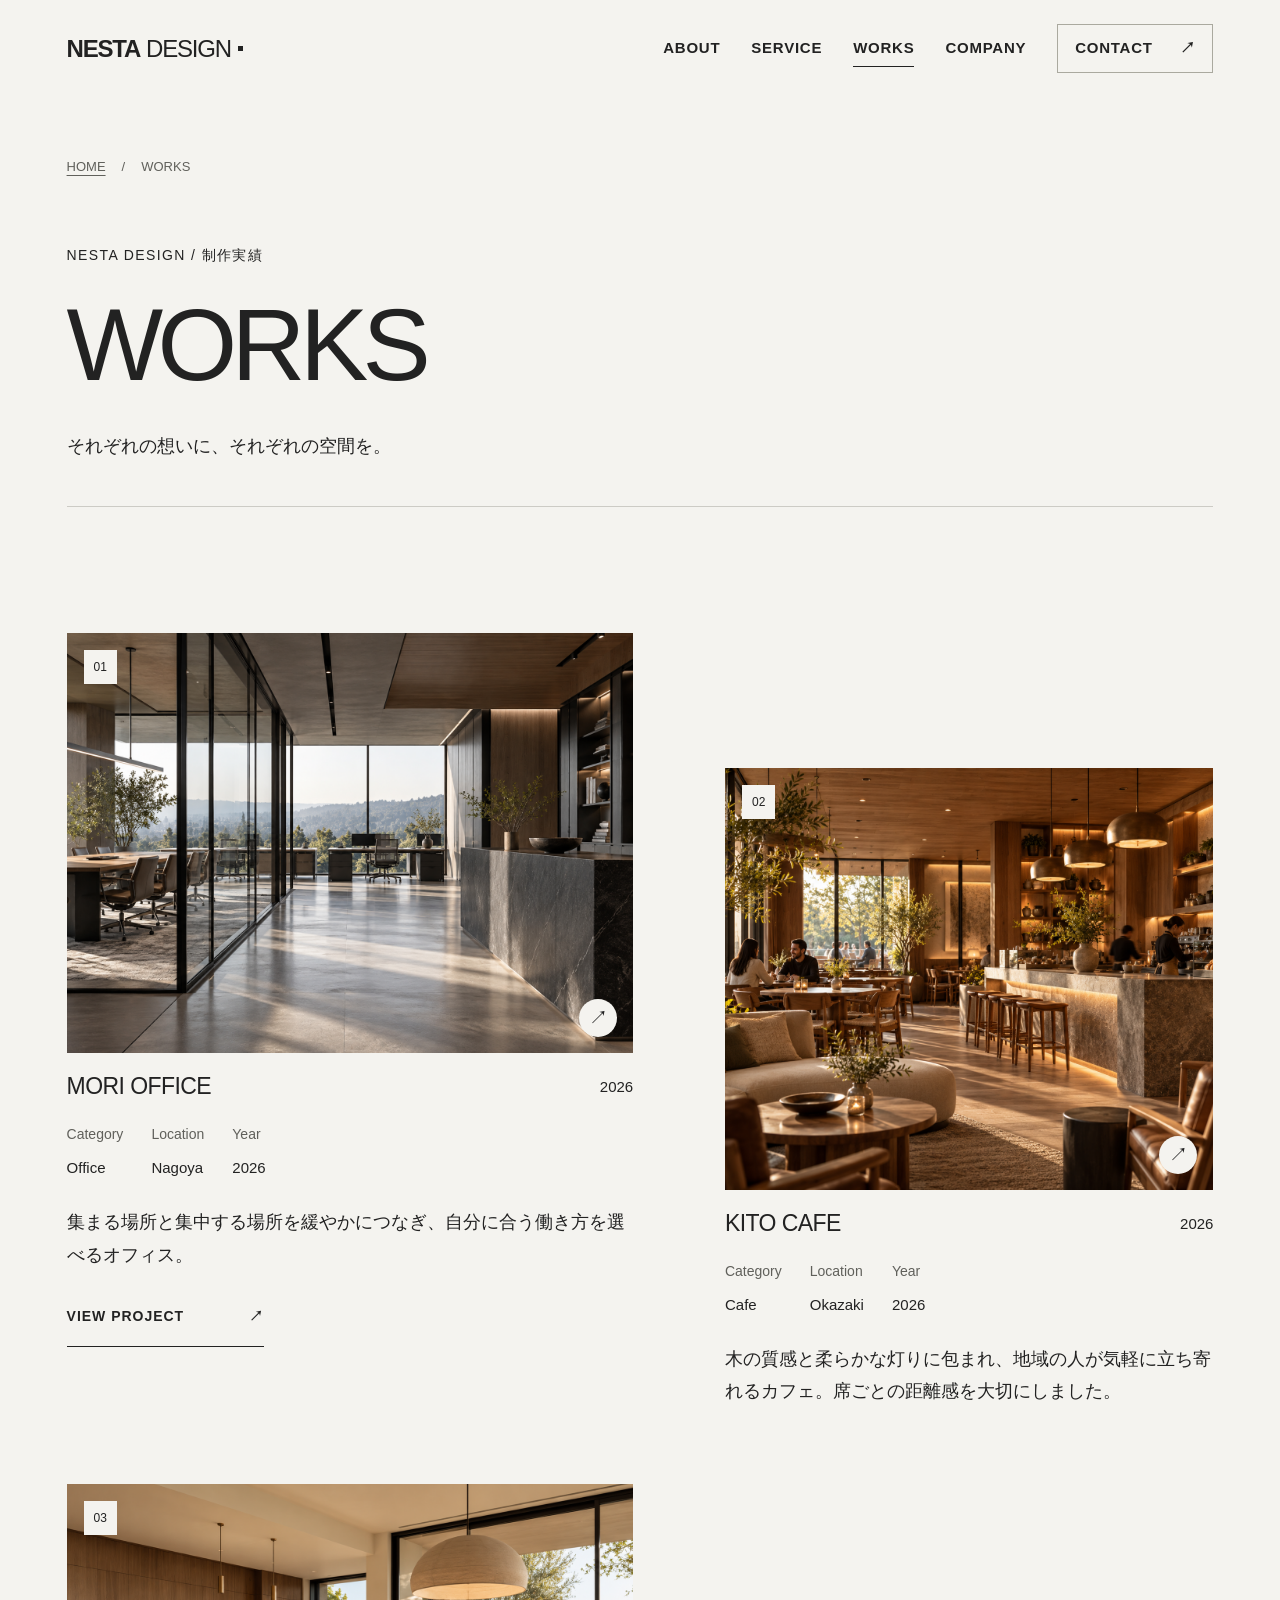
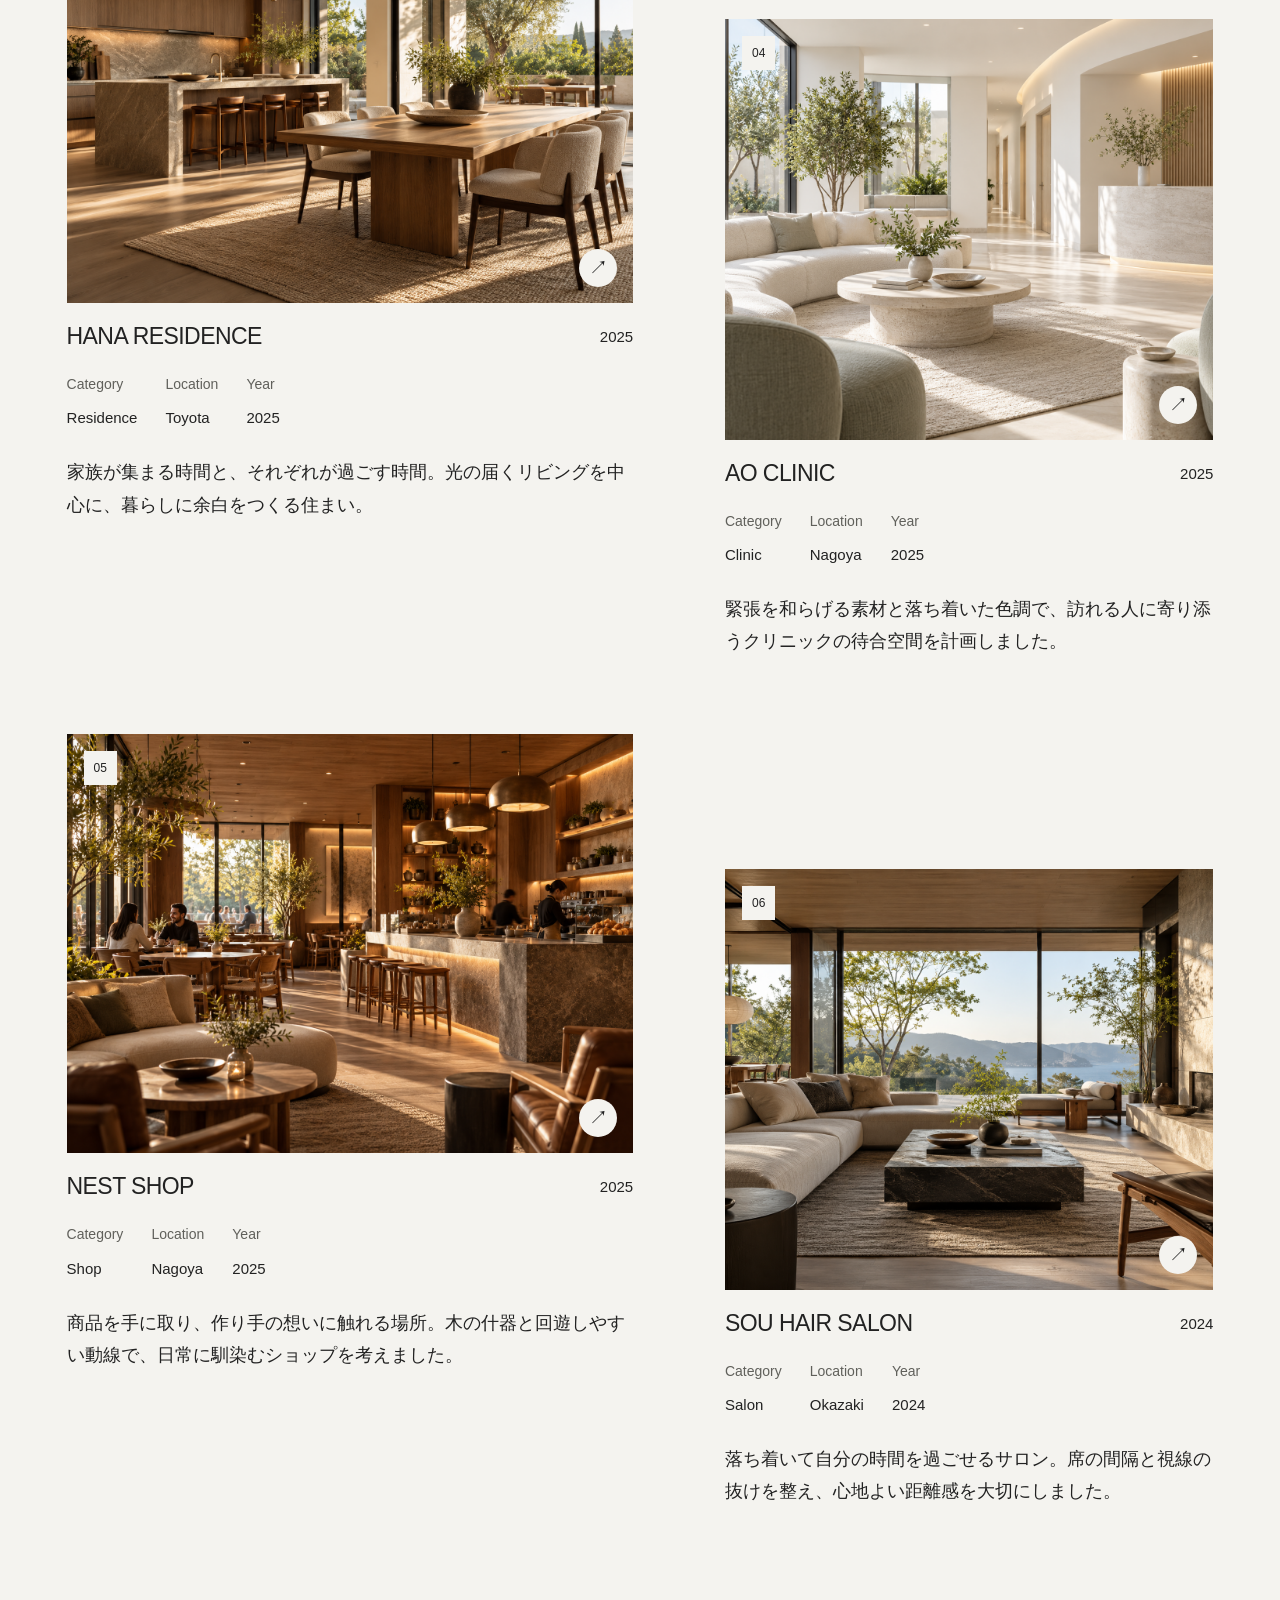
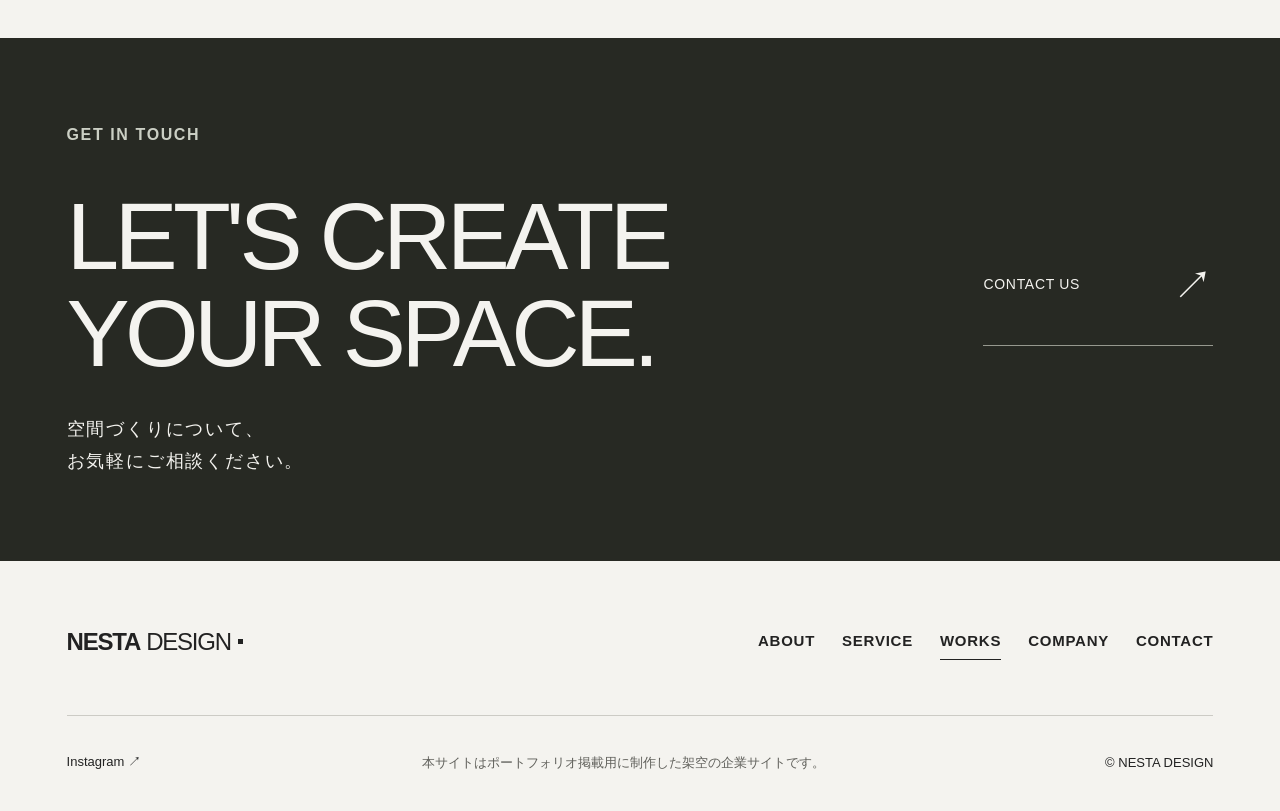
<file: works.html>
<!DOCTYPE html>
<html lang="ja">
 <head>
  <meta charset="utf-8"/>
  <meta content="width=device-width, initial-scale=1" name="viewport"/>
  <title>
   制作実績｜NESTA DESIGN
  </title>
  <meta content="オフィス、カフェ、住宅、クリニック、ショップ、サロン。NESTA DESIGNの6つの架空プロジェクトをご紹介します。" name="description"/>
  <meta content="#F4F3EF" name="theme-color"/>
  <link href="images/favicon.svg" rel="icon" type="image/svg+xml"/>
  <link href="css/style.css" rel="stylesheet"/>
  <script defer="" src="js/script.js">
  </script>
 </head>
 <body class="subpage">
  <a class="skip-link" href="#main">
   本文へスキップ
  </a>
  <!-- shared:header:start -->
<header class="header" id="header">
<a aria-label="NESTA DESIGN トップページ" class="logo" href="index.html">
    NESTA
    <span>
     DESIGN
    </span>
<span aria-hidden="true" class="logo-dot">
</span>
</a>
<button aria-controls="main-nav" aria-expanded="false" aria-label="メニューを開く" class="menu-toggle" type="button">
<span>
</span>
<span>
</span>
</button>
<nav aria-label="メインナビゲーション" class="main-nav" id="main-nav">
<a href="about.html">
     ABOUT
    </a>
<a href="service.html">
     SERVICE
    </a>
<a href="works.html" aria-current="page">
     WORKS
    </a>
<a href="company.html">
     COMPANY
    </a>
<a class="nav-contact" href="contact.html">
     CONTACT
     <span aria-hidden="true">
      ↗
     </span>
</a>
</nav>
</header>
<!-- shared:header:end -->
  <main id="main">
   <section class="page-hero container">
    <nav aria-label="パンくず" class="breadcrumb">
     <a href="index.html">
      HOME
     </a>
     <span aria-hidden="true">
      /
     </span>
     <span aria-current="page">
      WORKS
     </span>
    </nav>
    <p class="eyebrow">
     NESTA DESIGN / 制作実績
    </p>
    <h1>
     WORKS
    </h1>
    <p class="page-lead">
     それぞれの想いに、それぞれの空間を。
    </p>
   </section>
   <section aria-label="制作実績一覧" class="section container works-list">
    
    <div class="works-grid">
     <article class="work-card reveal" id="mori-office">
      <a aria-label="MORI OFFICEの紹介を見る" href="works-detail.html">
       <div class="work-image reveal">
        <img alt="窓辺の光を取り込むオフィスの参考写真" height="801" loading="lazy" src="images/work-office.png" width="1200"/>
       <span class="work-index">01</span><span class="work-arrow" aria-hidden="true">↗</span></div>
       <div class="work-heading">
        <h2>
         MORI OFFICE
        </h2>
        <span>
         2026
        </span>
       </div>
      </a>
      <dl class="project-meta">
       <div>
        <dt>
         Category
        </dt>
        <dd>
         Office
        </dd>
       </div>
       <div>
        <dt>
         Location
        </dt>
        <dd>
         Nagoya
        </dd>
       </div>
       <div>
        <dt>
         Year
        </dt>
        <dd>
         2026
        </dd>
       </div>
      </dl>
      <p class="work-summary" id="mori-office-concept">
       集まる場所と集中する場所を緩やかにつなぎ、自分に合う働き方を選べるオフィス。
      </p>
      <a class="text-link" href="works-detail.html">
       VIEW PROJECT
       <span aria-hidden="true">
        ↗
       </span>
      </a>
     </article>
     <article class="work-card reveal" id="kito-cafe">
      <a aria-label="KITO CAFEの紹介を見る" href="#kito-cafe-concept">
       <div class="work-image reveal">
        <img alt="木製家具と植物を配置したカフェの参考写真" height="823" loading="lazy" src="images/work-cafe.png" width="1200"/>
       <span class="work-index">02</span><span class="work-arrow" aria-hidden="true">↗</span></div>
       <div class="work-heading">
        <h2>
         KITO CAFE
        </h2>
        <span>
         2026
        </span>
       </div>
      </a>
      <dl class="project-meta">
       <div>
        <dt>
         Category
        </dt>
        <dd>
         Cafe
        </dd>
       </div>
       <div>
        <dt>
         Location
        </dt>
        <dd>
         Okazaki
        </dd>
       </div>
       <div>
        <dt>
         Year
        </dt>
        <dd>
         2026
        </dd>
       </div>
      </dl>
      <p class="work-summary" id="kito-cafe-concept">
       木の質感と柔らかな灯りに包まれ、地域の人が気軽に立ち寄れるカフェ。席ごとの距離感を大切にしました。
      </p>
     </article>
     <article class="work-card reveal" id="hana-residence">
      <a aria-label="HANA RESIDENCEの紹介を見る" href="#hana-residence-concept">
       <div class="work-image reveal">
        <img alt="ニュートラルカラーの住宅の参考写真" height="900" loading="lazy" src="images/work-residence.png" width="1200"/>
       <span class="work-index">03</span><span class="work-arrow" aria-hidden="true">↗</span></div>
       <div class="work-heading">
        <h2>
         HANA RESIDENCE
        </h2>
        <span>
         2025
        </span>
       </div>
      </a>
      <dl class="project-meta">
       <div>
        <dt>
         Category
        </dt>
        <dd>
         Residence
        </dd>
       </div>
       <div>
        <dt>
         Location
        </dt>
        <dd>
         Toyota
        </dd>
       </div>
       <div>
        <dt>
         Year
        </dt>
        <dd>
         2025
        </dd>
       </div>
      </dl>
      <p class="work-summary" id="hana-residence-concept">
       家族が集まる時間と、それぞれが過ごす時間。光の届くリビングを中心に、暮らしに余白をつくる住まい。
      </p>
     </article>
     <article class="work-card reveal" id="ao-clinic">
      <a aria-label="AO CLINICの紹介を見る" href="#ao-clinic-concept">
       <div class="work-image reveal">
        <img alt="クリニックの待合を想定したラウンジの参考写真" height="801" loading="lazy" src="images/work-clinic.png" width="1200"/>
       <span class="work-index">04</span><span class="work-arrow" aria-hidden="true">↗</span></div>
       <div class="work-heading">
        <h2>
         AO CLINIC
        </h2>
        <span>
         2025
        </span>
       </div>
      </a>
      <dl class="project-meta">
       <div>
        <dt>
         Category
        </dt>
        <dd>
         Clinic
        </dd>
       </div>
       <div>
        <dt>
         Location
        </dt>
        <dd>
         Nagoya
        </dd>
       </div>
       <div>
        <dt>
         Year
        </dt>
        <dd>
         2025
        </dd>
       </div>
      </dl>
      <p class="work-summary" id="ao-clinic-concept">
       緊張を和らげる素材と落ち着いた色調で、訪れる人に寄り添うクリニックの待合空間を計画しました。
      </p>
     </article>
     <article class="work-card reveal" id="nest-shop">
      <a aria-label="NEST SHOPの紹介を見る" href="#nest-shop-concept">
       <div class="work-image reveal">
        <img alt="ショップの素材感を想定した店舗内装の参考写真" height="823" loading="lazy" src="images/work-cafe.png" width="1200"/>
       <span class="work-index">05</span><span class="work-arrow" aria-hidden="true">↗</span></div>
       <div class="work-heading">
        <h2>
         NEST SHOP
        </h2>
        <span>
         2025
        </span>
       </div>
      </a>
      <dl class="project-meta">
       <div>
        <dt>
         Category
        </dt>
        <dd>
         Shop
        </dd>
       </div>
       <div>
        <dt>
         Location
        </dt>
        <dd>
         Nagoya
        </dd>
       </div>
       <div>
        <dt>
         Year
        </dt>
        <dd>
         2025
        </dd>
       </div>
      </dl>
      <p class="work-summary" id="nest-shop-concept">
       商品を手に取り、作り手の想いに触れる場所。木の什器と回遊しやすい動線で、日常に馴染むショップを考えました。
      </p>
     </article>
     <article class="work-card reveal" id="sou-hair-salon">
      <a aria-label="SOU HAIR SALONの紹介を見る" href="#sou-hair-salon-concept">
       <div class="work-image reveal">
        <img alt="サロンのくつろぎを想定したラウンジの参考写真" height="1650" loading="lazy" src="images/hero.png" width="2200"/>
       <span class="work-index">06</span><span class="work-arrow" aria-hidden="true">↗</span></div>
       <div class="work-heading">
        <h2>
         SOU HAIR SALON
        </h2>
        <span>
         2024
        </span>
       </div>
      </a>
      <dl class="project-meta">
       <div>
        <dt>
         Category
        </dt>
        <dd>
         Salon
        </dd>
       </div>
       <div>
        <dt>
         Location
        </dt>
        <dd>
         Okazaki
        </dd>
       </div>
       <div>
        <dt>
         Year
        </dt>
        <dd>
         2024
        </dd>
       </div>
      </dl>
      <p class="work-summary" id="sou-hair-salon-concept">
       落ち着いて自分の時間を過ごせるサロン。席の間隔と視線の抜けを整え、心地よい距離感を大切にしました。
      </p>
     </article>
    </div>
   </section>
   <section aria-labelledby="contact-title" class="contact">
    <div class="container">
     <p class="section-label reveal">
      GET IN TOUCH
     </p>
     <div class="contact-main reveal">
      <h2 id="contact-title">
       LET'S CREATE
       <br/>
       YOUR SPACE.
      </h2>
      <a class="contact-button" href="contact.html">
       <span>
        CONTACT US
       </span>
       <span aria-hidden="true">
        ↗
       </span>
      </a>
     </div>
     <p class="contact-copy reveal">
      空間づくりについて、
      <br/>
      お気軽にご相談ください。
     </p>
    </div>
   </section>
  </main>
  <!-- shared:footer:start -->
<footer class="footer container">
<div class="footer-top">
<a aria-label="NESTA DESIGN トップページ" class="logo" href="index.html">
     NESTA
     <span>
      DESIGN
     </span>
<span aria-hidden="true" class="logo-dot">
</span>
</a>
<nav aria-label="フッターナビゲーション">
<a href="about.html">
      ABOUT
     </a>
<a href="service.html">
      SERVICE
     </a>
<a href="works.html" aria-current="page">
      WORKS
     </a>
<a href="company.html">
      COMPANY
     </a>
<a href="contact.html">
      CONTACT
     </a>
</nav>
</div>
<div class="footer-bottom">
<a data-page="Instagram" href="#page-preview">
     Instagram
     <span aria-hidden="true">
      ↗
     </span>
</a>
<p class="portfolio-note">
     本サイトはポートフォリオ掲載用に制作した架空の企業サイトです。
    </p>
<small>
     © NESTA DESIGN
    </small>
</div>
</footer>
<dialog aria-labelledby="preview-title" class="page-preview" id="page-preview">
<p class="eyebrow">
    NESTA DESIGN / INFORMATION
   </p>
<h2 id="preview-title">Instagramについて</h2>
<p id="preview-description">Instagramの公式アカウントはありません。</p>

<form method="dialog">
<button autofocus="" class="text-link">
     閉じる
     <span aria-hidden="true">
      ×
     </span>
</button>
</form>
</dialog>
<!-- shared:footer:end -->
 </body>
</html>
</file>
<file: css/style.css>
/* Base / tokens: 全ページ共通の色・幅・余白 */
:root {
  --paper: #f4f3ef;
  --gray: #e7e6e2;
  --ink: #222;
  --muted: #66655f;
  --line: #cccbc5;
  --gutter: clamp(24px,5.2vw,88px);
  --max: 1440px;
  --ease: cubic-bezier(.22,.61,.36,1);
}

* {
  box-sizing: border-box;
}

html {
  scroll-behavior: smooth;
  scroll-padding-top: 110px;
}

body {
  margin: 0;
  background: var(--paper);
  color: var(--ink);
  font-family: Arial,"Helvetica Neue","Hiragino Kaku Gothic ProN","Yu Gothic",Meiryo,sans-serif;
  -webkit-font-smoothing: antialiased;
}

body.menu-open {
  overflow: hidden;
}

a {
  color: inherit;
  text-decoration: none;
}

button {
  font: inherit;
  color: inherit;
  cursor: pointer;
}

img {
  display: block;
  width: 100%;
  height: 100%;
  object-fit: cover;
}

h1,h2,h3,h4,p {
  margin: 0;
}

a,button {
  -webkit-tap-highlight-color: transparent;
}

a:focus-visible,button:focus-visible {
  outline: 2px solid #80715c;
  outline-offset: 7px;
}

::selection {
  background: #d5cbbd;
  color: #111;
}

.container {
  width: min(100% - var(--gutter)*2,var(--max));
  margin-inline: auto;
}

.section {
  padding-block: 130px;
}

.eyebrow,.section-label {
  font-size: 14px;
  letter-spacing: .1em;
  font-weight: 500;
  line-height: 1.8;
}

.section-label {
  font-size: 16px;
  font-weight: 550;
  display: flex;
  gap: 20px;
  line-height: 1.8;
}

.section-heading {
  display: flex;
  align-items: flex-end;
  justify-content: space-between;
  gap: 40px;
  margin-bottom: 66px;
}

.section-heading h2 {
  font-size: clamp(40px,5.1vw,76px);
  line-height: 1.03;
  letter-spacing: -.045em;
  font-weight: 500;
  margin-top: 24px;
}

.section-intro {
  font-size: 18px;
  line-height: 1.8;
  letter-spacing: .05em;
  padding-bottom: 4px;
}

.text-link {
  display: inline-flex;
  align-items: center;
  justify-content: space-between;
  gap: 65px;
  min-height: 50px;
  padding-block: 17px;
  border: 0;
  border-bottom: 1px solid var(--ink);
  background: transparent;
  font-size: 14px;
  letter-spacing: .07em;
  font-weight: 600;
  line-height: 1.8;
}

.text-link span,.scroll-link span,.nav-contact span {
  display: inline-block;
  transition: transform .4s var(--ease);
}

.text-link:hover span,.text-link:focus-visible span,.nav-contact:hover span {
  transform: translate(4px,-4px);
}

.skip-link {
  position: fixed;
  left: 20px;
  top: -100px;
  z-index: 200;
  background: var(--ink);
  color: #fff;
  padding: 15px;
}

.skip-link:focus {
  top: 15px;
}

/* Header */
.header {
  height: 98px;
  padding-inline: var(--gutter);
  position: fixed;
  inset: 0 0 auto;
  z-index: 50;
  display: flex;
  align-items: center;
  justify-content: space-between;
  transition: background .4s,border-color .4s,height .4s;
  border-bottom: 1px solid transparent;
}

.header.is-scrolled,.header.menu-active {
  height: 78px;
  background: rgba(244,243,239,.97);
  border-color: var(--line);
}

.logo {
  display: inline-flex;
  align-items: baseline;
  gap: 6px;
  font-size: 24px;
  letter-spacing: -1.2px;
  font-weight: 750;
  white-space: nowrap;
}

.logo>span:not(.logo-dot) {
  font-weight: 400;
}

.logo-dot {
  width: 5px;
  height: 5px;
  background: var(--ink);
  align-self: center;
  margin-left: 1px;
}

.main-nav {
  display: flex;
  align-items: center;
  gap: 31px;
}

.main-nav>a,.footer nav a {
  min-height: 44px;
  position: relative;
  font-size: 15px;
  font-weight: 600;
  letter-spacing: .05em;
  padding-block: 14px;
  line-height: 1.5;
}

.main-nav>a::after,.footer nav a::after {
  content: "";
  position: absolute;
  left: 0;
  bottom: 7px;
  width: 100%;
  height: 1px;
  background: currentColor;
  transform: scaleX(0);
  transform-origin: left;
  transition: transform .35s;
}

.main-nav>a:hover::after,.footer nav a:hover::after {
  transform: scaleX(1);
}

.main-nav .nav-contact {
  border: 1px solid #aaa99f;
  padding: 12px 17px;
  display: flex;
  gap: 27px;
}

.main-nav .nav-contact::after {
  display: none;
}

.menu-toggle {
  display: none;
}

/* Hero */
.hero {
  padding: 157px var(--gutter) 0;
}

.hero-heading {
  max-width: var(--max);
  margin: auto;
  position: relative;
  padding-bottom: 29px;
}

.hero .eyebrow {
  font-size: 14px;
  letter-spacing: .13em;
  margin-bottom: 25px;
  line-height: 1.8;
}

.hero h1 {
  font-size: clamp(58px,7.3vw,114px);
  font-weight: 500;
  line-height: .95;
  letter-spacing: -.058em;
}

.period {
  color: #817666;
}

.hero-japanese {
  position: absolute;
  right: 1px;
  bottom: 36px;
  font-size: clamp(19px,2.15vw,31px);
  font-weight: 500;
  line-height: 1.9;
  letter-spacing: .13em;
}

.hero-image {
  height: clamp(360px,40vw,650px);
  position: relative;
  max-width: var(--max);
  margin: auto;
  background: var(--gray);
  overflow: hidden;
}

.hero-image img {
  object-position: center 57%;
}

.hero-image::after {
  content: "";
  position: absolute;
  inset: 60% 0 0;
  background: linear-gradient(transparent,rgba(0,0,0,.42));
}

.hero-image-label {
  position: absolute;
  bottom: 27px;
  left: 32px;
  right: 32px;
  z-index: 1;
  color: #fff;
  display: flex;
  justify-content: space-between;
  gap: 20px;
  font-size: 13px;
  letter-spacing: .12em;
  line-height: 1.8;
}

.hero-image-label span:last-child {
  font-size: 13px;
}

.hero-bottom {
  max-width: var(--max);
  margin: auto;
  display: flex;
  justify-content: space-between;
  align-items: center;
  padding-block: 28px;
  border-bottom: 1px solid var(--line);
  gap: 20px;
}

.hero-bottom p {
  font-size: 18px;
  line-height: 1.8;
  letter-spacing: .04em;
}

.scroll-link {
  font-size: 11px;
  letter-spacing: .08em;
  display: flex;
  align-items: center;
  gap: 45px;
  padding: 15px 0;
  line-height: 1.6;
}

.scroll-link span {
  font-size: 25px;
}

.scroll-link:hover span {
  transform: translateY(5px);
}

.mobile-break {
  display: none;
}

/* About */
.about {
  display: grid;
  grid-template-columns: 1fr 2fr;
  gap: 40px;
  padding-block: 144px 154px;
}

.about>.section-label {
  flex-direction: column;
  gap: 5px;
}

.about>.section-label span:last-child {
  font-size: 13px;
  color: var(--muted);
  line-height: 1.8;
}

.about-content>.eyebrow {
  color: var(--muted);
  margin-bottom: 27px;
}

.about h2 {
  font-size: clamp(29px,3.1vw,47px);
  line-height: 1.65;
  letter-spacing: .085em;
  font-weight: 500;
}

.about-copy {
  margin: 35px 0 0 21%;
  font-size: 18px;
  line-height: 1.8;
  letter-spacing: .035em;
}

.about-copy p+p {
  margin-top: 23px;
}

.about-copy .text-link {
  margin-top: 22px;
}

/* Services */
.services {
  background: var(--gray);
}

.service-list {
  border-top: 1px solid #bbbcb5;
}

.service-row {
  display: grid;
  grid-template-columns: 60px 1.1fr 1fr 30px;
  align-items: center;
  gap: 24px;
  padding-block: 42px;
  border-bottom: 1px solid #bbbcb5;
}

.item-number {
  font-size: 14px;
  font-weight: 400;
  line-height: 1.6;
}

.service-row h3 {
  font-size: clamp(23px,2.5vw,38px);
  font-weight: 400;
  letter-spacing: -.035em;
}

.service-jp {
  margin-top: 10px;
  font-size: 14px;
  letter-spacing: .08em;
  line-height: 1.8;
}

.service-description {
  font-size: 18px;
  line-height: 1.8;
}

.service-mark {
  font-size: 27px;
  text-align: right;
  font-weight: 300;
}

/* Selected Works */
.works .section-heading {
  margin-bottom: 65px;
}

.heading-count {
  font-size: 15px;
  letter-spacing: 0;
  vertical-align: top;
  display: inline-block;
  margin: 9px 0 0 16px;
}

.works-grid {
  display: grid;
  grid-template-columns: 1.16fr 1fr;
  column-gap: 8%;
  row-gap: 76px;
  align-items: start;
}

.work-card:nth-child(even) {
  margin-top: 135px;
}

.work-image {
  position: relative;
  aspect-ratio: 1.35;
  background: var(--gray);
  overflow: hidden;
}

.work-card:nth-child(even) .work-image {
  aspect-ratio: 1.16;
}

.work-image img {
  transition: transform 1s var(--ease);
}

.work-card a:hover img,.work-card a:focus-visible img {
  transform: scale(1.035);
}

.work-index {
  position: absolute;
  top: 17px;
  left: 17px;
  padding: 8px 10px;
  color: #222;
  background: var(--paper);
  font-size: 12px;
  line-height: 1.5;
}

.work-arrow {
  position: absolute;
  bottom: 16px;
  right: 16px;
  background: var(--paper);
  width: 38px;
  height: 38px;
  display: grid;
  place-items: center;
  border-radius: 50%;
  font-size: 19px;
  transition: transform .4s;
}

.work-card a:hover .work-arrow {
  transform: translate(3px,-3px);
}

.work-heading {
  display: flex;
  justify-content: space-between;
  align-items: center;
  gap: 12px;
  margin-top: 20px;
}

.work-heading h3 {
  font-size: 23px;
  font-weight: 400;
  letter-spacing: -.025em;
}

.work-heading>span,.work-meta {
  font-size: 15px;
  line-height: 1.8;
}

.work-meta {
  margin-top: 10px;
  color: var(--muted);
  letter-spacing: .025em;
}

.work-meta span {
  padding-inline: 10px;
}

.works-bottom {
  margin-top: 68px;
  display: flex;
  justify-content: space-between;
  align-items: center;
  gap: 25px;
}

.works-bottom>p {
  font-size: 12px;
  color: var(--muted);
  line-height: 1.8;
}

/* Our Approach: 業務ではなく価値観を表す3つのコラム */
.approach {
  background: #eae8e2;
}

.approach .section-heading h2 {
  font-size: clamp(36px,4.3vw,65px);
}

.approach-grid {
  display: grid;
  grid-template-columns: repeat(3,1fr);
}

.approach-grid article {
  border-top: 1px solid #b9b7ae;
  padding: 28px 32px 0;
}

.approach-grid article:first-child {
  padding-left: 0;
}

.approach-grid article:last-child {
  padding-right: 0;
}

.approach-grid article+article {
  border-left: 1px solid #c9c6be;
}

.approach-grid h3 {
  font-size: 32px;
  font-weight: 400;
  letter-spacing: -.035em;
  margin: 35px 0 28px;
}

.approach-grid h4 {
  font-size: 18px;
  font-weight: 500;
  letter-spacing: .04em;
  margin-bottom: 16px;
  line-height: 1.8;
}

.approach-grid p {
  font-size: 18px;
  line-height: 1.8;
}

.approach-grid .approach-detail {
  margin-top: 16px;
  color: #605f59;
}

/* Company */
.company {
  display: grid;
  grid-template-columns: 1.1fr 1fr;
  align-items: center;
  gap: 10%;
  padding-block: 145px;
}

.company-image {
  aspect-ratio: 1.18;
}

.company-content h2 {
  font-size: clamp(28px,3vw,43px);
  font-weight: 500;
  letter-spacing: -.045em;
  margin: 37px 0 12px;
}

.company-fields {
  font-size: 14px;
  line-height: 1.8;
}

.company-location {
  font-size: 15px;
  margin-top: 27px;
  line-height: 1.8;
}

.company-copy {
  font-size: 18px;
  line-height: 1.8;
  margin-top: 23px;
}

.company .text-link {
  margin-top: 26px;
}

/* Contact CTA */
.contact {
  background: #272923;
  color: var(--paper);
  padding-block: 83px 84px;
}

.contact .section-label {
  color: #cbcfc4;
}

.contact-main {
  display: flex;
  align-items: center;
  justify-content: space-between;
  gap: 35px;
  margin-top: 39px;
}

.contact h2 {
  font-size: clamp(51px,7.4vw,112px);
  line-height: 1.02;
  letter-spacing: -.05em;
  font-weight: 400;
}

.contact-button {
  display: flex;
  align-items: center;
  justify-content: space-between;
  gap: 60px;
  padding: 28px 0;
  border-bottom: 1px solid #96988e;
  min-width: 230px;
  font-size: 14px;
  letter-spacing: .05em;
  line-height: 1.6;
}

.contact-button span:last-child {
  font-size: 40px;
  transition: transform .4s;
}

.contact-button:hover span:last-child {
  transform: translate(5px,-5px);
}

.contact-copy {
  font-size: 18px;
  line-height: 1.8;
  letter-spacing: .1em;
  margin-top: 31px;
}

/* Footer */
.footer {
  padding-block: 55px 26px;
}

.footer-top,.footer-bottom {
  display: flex;
  justify-content: space-between;
  align-items: center;
  gap: 25px;
}

.footer nav {
  display: flex;
  gap: 27px;
}

.footer-bottom {
  margin-top: 48px;
  border-top: 1px solid var(--line);
  padding-top: 25px;
  font-size: 13px;
  line-height: 1.7;
}

.footer-bottom>a {
  min-height: 44px;
  padding-block: 10px;
}

.portfolio-note {
  font-size: 13px;
  color: var(--muted);
  line-height: 1.8;
}

.footer small {
  font-size: 13px;
  white-space: nowrap;
  line-height: 1.8;
}

/* Dialog for future pages */
.page-preview {
  width: min(520px,calc(100% - 40px));
  max-height: 85dvh;
  padding: 42px;
  border: 1px solid var(--line);
  background: var(--paper);
  color: var(--ink);
}

.page-preview::backdrop {
  background: rgba(20,22,18,.55);
}

.page-preview h2 {
  font-size: 23px;
  margin-block: 25px;
}

.page-preview p:not(.eyebrow) {
  font-size: 18px;
  line-height: 1.8;
  margin-top: 16px;
}

.page-preview form {
  margin-top: 24px;
}

/* Progressive enhancement: JS無効でもすべての本文を表示 */
.reveal.is-pending {
  opacity: 0;
  transform: translateY(24px);
}

.reveal {
  transition: opacity .9s var(--ease),transform .9s var(--ease);
}

/* Tablet */
@media(max-width:1024px) {
  :root {
    --gutter: 36px;
  }

  .main-nav {
    gap: 20px;
  }

  .hero {
    padding-top: 143px;
  }

  .hero h1 {
    font-size: 8.1vw;
  }

  .hero-japanese {
    font-size: 20px;
    letter-spacing: .05em;
  }

  .hero-image {
    height: 430px;
  }

  .section {
    padding-block: 95px;
  }

  .about {
    grid-template-columns: 1fr 2.4fr;
  }

  .about-copy {
    margin-left: 8%;
  }

  .service-row {
    grid-template-columns: 35px 1fr 1fr 20px;
    gap: 18px;
  }

  .service-row h3 {
    font-size: 25px;
  }

  .service-description {
    font-size: 15px;
    line-height: 2;
  }

  .company {
    gap: 6%;
  }

  .approach-grid article {
    padding-inline: 23px;
  }

  .approach-grid h3 {
    font-size: 28px;
  }

  .approach-grid h4 {
    font-size: 17px;
    line-height: 1.8;
  }

  .footer nav {
    gap: 18px;
  }

  .contact-button {
    min-width: 190px;
  }

  .main-nav>a,.footer nav a {
    font-size: 12px;
  }

  .about-copy,.hero-bottom p,.approach-grid p,.company-copy {
    font-size: 15px;
    line-height: 2;
  }

}

/* Smartphone */
@media(max-width:700px) {
  :root {
    --gutter: 23px;
  }

  html {
    scroll-padding-top: 90px;
  }

  .header,.header.is-scrolled,.header.menu-active {
    height: 75px;
  }

  .logo {
    font-size: 21px;
  }

  .menu-toggle {
    display: none;
    position: relative;
    width: 44px;
    height: 44px;
    padding: 10px 5px;
    background: none;
    border: 0;
    z-index: 52;
  }

  .js .menu-toggle {
    display: block;
  }

  .menu-toggle span {
    position: absolute;
    left: 8px;
    width: 28px;
    height: 1px;
    background: var(--ink);
    transition: transform .3s,top .3s;
  }

  .menu-toggle span:first-child {
    top: 17px;
  }

  .menu-toggle span:last-child {
    top: 25px;
  }

  .menu-toggle[aria-expanded="true"] span:first-child {
    top: 21px;
    transform: rotate(45deg);
  }

  .menu-toggle[aria-expanded="true"] span:last-child {
    top: 21px;
    transform: rotate(-45deg);
  }

  .main-nav {
    gap: 12px;
    flex-wrap: wrap;
  }

  .main-nav>a {
    font-size: 12px;
  }

  .main-nav .nav-contact {
    padding: 8px;
  }

  .js .main-nav {
    display: none;
    position: fixed;
    inset: 75px 0 0;
    overflow-y: auto;
    background: var(--paper);
    padding: 35px var(--gutter) 70px;
    flex-direction: column;
    align-items: stretch;
    justify-content: flex-start;
    gap: 0;
  }

  .js .main-nav.is-open {
    display: flex;
  }

  .js .main-nav>a {
    font-size: 26px;
    padding: 24px 0;
    border-bottom: 1px solid var(--line);
    font-weight: 400;
  }

  .js .main-nav .nav-contact {
    border: 0;
    border-bottom: 1px solid var(--line);
  }

  .hero {
    padding-top: 118px;
  }

  .hero .eyebrow {
    font-size: 11px;
    letter-spacing: .08em;
    margin-bottom: 25px;
    line-height: 1.8;
  }

  .hero-heading {
    padding-bottom: 24px;
  }

  .hero h1 {
    font-size: clamp(36px,10.5vw,73px);
    line-height: 1;
    letter-spacing: -.06em;
  }

  .hero-japanese {
    position: static;
    font-size: 19px;
    line-height: 1.8;
    letter-spacing: .11em;
    margin-top: 25px;
  }

  .hero-image {
    height: 390px;
    margin-inline: calc(var(--gutter)*-1);
  }

  .hero-image img {
    object-position: 47% center;
  }

  .hero-image-label {
    left: 23px;
    right: 23px;
    bottom: 20px;
    font-size: 10px;
    line-height: 1.7;
  }

  .hero-image-label span:last-child {
    font-size: 11px;
  }

  .hero-bottom {
    padding-block: 24px;
    align-items: flex-start;
  }

  .hero-bottom p {
    font-size: 14px;
    line-height: 1.95;
  }

  .mobile-break {
    display: block;
  }

  .scroll-link {
    font-size: 0;
    gap: 0;
    padding: 9px;
  }

  .scroll-link span {
    font-size: 23px;
  }

  .section {
    padding-block: 76px;
  }

  .section-heading {
    display: block;
    margin-bottom: 37px;
  }

  .section-heading h2 {
    font-size: 43px;
    margin-top: 18px;
  }

  .section-intro {
    font-size: 15px;
    margin-top: 22px;
    line-height: 2;
  }

  .section-label {
    font-size: 13px;
  }

  .about {
    display: block;
  }

  .about>.section-label {
    flex-direction: row;
    gap: 15px;
    margin-bottom: 39px;
  }

  .about-content>.eyebrow {
    font-size: 11px;
    margin-bottom: 22px;
    line-height: 1.8;
  }

  .about h2 {
    font-size: 27px;
    letter-spacing: .045em;
    line-height: 1.75;
  }

  .about-copy {
    margin: 24px 0 0;
    font-size: 15px;
    line-height: 2;
  }

  .desktop-break {
    display: none;
  }

  .about-copy .text-link {
    margin-top: 17px;
  }

  .text-link {
    font-size: 12px;
    gap: 65px;
  }

  .service-row {
    grid-template-columns: 28px 1fr 22px;
    gap: 12px;
    padding-block: 29px;
    align-items: start;
  }

  .service-row .item-number {
    padding-top: 5px;
    font-size: 12px;
  }

  .service-row h3 {
    font-size: 25px;
  }

  .service-jp {
    font-size: 13px;
    margin-top: 8px;
  }

  .service-description {
    grid-column: 2;
    grid-row: 2;
    font-size: 15px;
    margin-top: 6px;
    line-height: 2;
  }

  .service-mark {
    grid-column: 3;
    grid-row: 1;
    font-size: 22px;
  }

  .works .section-heading {
    margin-bottom: 36px;
  }

  .works-grid {
    grid-template-columns: 1fr;
    gap: 39px;
  }

  .work-card:nth-child(even) {
    margin-top: 0;
  }

  .work-image,.work-card:nth-child(even) .work-image {
    aspect-ratio: 1.22;
  }

  .work-heading {
    margin-top: 16px;
  }

  .work-heading h3 {
    font-size: 21px;
  }

  .work-meta {
    font-size: 13px;
  }

  .works-bottom {
    margin-top: 36px;
    flex-direction: column;
    align-items: flex-start;
    gap: 19px;
  }

  .works-bottom>p {
    font-size: 11px;
  }

  .works-bottom .text-link {
    align-self: flex-end;
  }

  .approach .section-heading h2 {
    font-size: 36px;
  }

  .approach-grid {
    grid-template-columns: 1fr;
  }

  .approach-grid article,.approach-grid article:first-child,.approach-grid article:last-child {
    padding: 25px 0 30px;
    border-left: 0;
  }

  .approach-grid article {
    position: relative;
    padding-left: 40px!important;
  }

  .approach-grid .item-number {
    position: absolute;
    left: 0;
    top: 31px;
    font-size: 12px;
  }

  .approach-grid h3 {
    font-size: 28px;
    margin: 0 0 20px;
  }

  .approach-grid h4 {
    font-size: 17px;
    margin-bottom: 12px;
    line-height: 1.8;
  }

  .approach-grid .approach-detail {
    margin-top: 12px;
  }

  .company {
    grid-template-columns: 1fr;
    gap: 32px;
  }

  .company-image {
    aspect-ratio: 1.3;
  }

  .company-content h2 {
    font-size: 33px;
    margin-top: 24px;
  }

  .company-location {
    margin-top: 20px;
  }

  .company-copy {
    margin-top: 18px;
  }

  .company .text-link {
    margin-top: 21px;
  }

  .contact {
    padding-block: 52px;
  }

  .contact-main {
    display: block;
    margin-top: 30px;
  }

  .contact h2 {
    font-size: clamp(42px,11vw,75px);
  }

  .contact-button {
    margin-top: 30px;
    padding-block: 15px;
    font-size: 13px;
    width: 100%;
    min-width: 0;
  }

  .contact-button span:last-child {
    font-size: 32px;
  }

  .contact-copy {
    font-size: 15px;
    margin-top: 26px;
    line-height: 2;
  }

  .footer {
    padding-block: 40px 23px;
  }

  .footer-top {
    display: block;
  }

  .footer nav {
    margin-top: 25px;
    gap: 18px;
    flex-wrap: wrap;
  }

  .footer nav a {
  min-height: 44px;
    font-size: 12px;
  }

  .footer-bottom {
    margin-top: 25px;
    display: grid;
    grid-template-columns: 1fr 1fr;
    gap: 16px;
  }

  .footer small {
    text-align: right;
    grid-column: 2;
    grid-row: 1;
  }

  .portfolio-note {
    grid-column: 1/-1;
    grid-row: 2;
    font-size: 11px;
  }

  .page-preview {
    padding: 28px;
  }

  .page-preview h2 {
    font-size: 20px;
  }

}

@media(max-width:370px) {
  .hero h1 {
    font-size: 10.2vw;
  }

  .hero-bottom p {
    font-size: 14px;
    line-height: 1.95;
  }

  .hero-image-label span:last-child {
    display: none;
  }

  .service-row h3 {
    font-size: 22px;
  }

  .about h2 {
    font-size: 24px;
  }

}

@media(prefers-reduced-motion:reduce) {
  html {
    scroll-behavior: auto;
  }

  *,*::before,*::after {
    animation: none!important;
    transition: none!important;
  }

  .reveal.is-pending {
    opacity: 1;
    transform: none;
  }

  .work-card a:hover img {
    transform: none;
  }

}

/* Subpages / shared page hero */
[hidden] {
  display: none !important;
}

.visually-hidden {
  position: absolute;
  width: 1px;
  height: 1px;
  padding: 0;
  overflow: hidden;
  clip-path: inset(50%);
  white-space: nowrap;
}

.main-nav a[aria-current="page"]::after,
.footer nav a[aria-current="page"]::after {
  transform: scaleX(1);
}

.main-nav .nav-contact[aria-current="page"] {
  background: var(--gray);
}

.page-hero {
  padding-top: 155px;
  padding-bottom: 65px;
  border-bottom: 1px solid var(--line);
}

.breadcrumb {
  display: flex;
  flex-wrap: wrap;
  gap: 16px;
  font-size: 13px;
  line-height: 1.8;
  color: var(--muted);
  margin-bottom: 65px;
}

.breadcrumb a {
  text-decoration: underline;
  text-underline-offset: 4px;
}

.page-hero h1 {
  font-size: clamp(58px,8vw,116px);
  line-height: 1.05;
  letter-spacing: -.055em;
  font-weight: 500;
  margin-top: 22px;
}

.page-lead {
  margin-top: 32px;
  font-size: 18px;
  line-height: 1.8;
}

.japanese-heading {
  font-size: clamp(27px,3vw,42px);
  font-weight: 500;
  line-height: 1.7;
  letter-spacing: .04em;
}

.body-copy,.prose {
  font-size: 18px;
  line-height: 1.8;
}

.prose p + p {
  margin-top: 24px;
}

.prose .japanese-heading {
  margin-bottom: 30px;
}

.prose > .section-label {
  margin-bottom: 24px;
}

.prose .text-link {
  margin-top: 30px;
}

.small-note {
  font-size: 13px;
  color: var(--muted);
  line-height: 1.8;
  margin-top: 22px;
}

.editorial-section {
  display: grid;
  grid-template-columns: 1fr 2fr;
  gap: 60px;
}

.editorial-section .prose {
  max-width: 760px;
}

.editorial-image,.wide-image,.project-main-image {
  margin: 0;
  overflow: hidden;
  background: var(--gray);
}

.editorial-image {
  aspect-ratio: 1.15;
}

.wide-image {
  aspect-ratio: 2.1;
}

.project-main-image {
  aspect-ratio: 1.9;
}

.message-section {
  display: grid;
  grid-template-columns: 1fr 1fr;
  align-items: center;
  gap: 9%;
}

.signature {
  font-size: 15px;
  line-height: 1.8;
}

.signature small {
  font-size: 12px;
  color: var(--muted);
}

/* Service details / flow */
.service-detail {
  display: grid;
  grid-template-columns: 1.1fr 1fr;
  gap: 8%;
  align-items: center;
  border-bottom: 1px solid var(--line);
}

.service-detail h2 {
  font-size: clamp(30px,3vw,46px);
  font-weight: 400;
  letter-spacing: -.035em;
  line-height: 1.2;
  margin: 24px 0;
}

.service-detail h3 {
  font-size: 19px;
  line-height: 1.8;
  font-weight: 500;
  margin-bottom: 24px;
}

.scope-list {
  padding: 0;
  list-style: none;
  margin: 28px 0 0;
  border-top: 1px solid var(--line);
}

.scope-list li {
  padding: 12px 0;
  border-bottom: 1px solid var(--line);
  font-size: 18px;
  line-height: 1.8;
}

.scope-list li::before {
  content: '—';
  color: var(--muted);
  margin-right: 14px;
}

.flow-list {
  list-style: none;
  padding: 0;
  margin: 0;
  border-top: 1px solid var(--line);
}

.flow-list li {
  display: grid;
  grid-template-columns: 45px 1fr 1.5fr;
  gap: 32px;
  padding-block: 32px;
  border-bottom: 1px solid var(--line);
  align-items: start;
}

.flow-list h3 {
  font-size: 25px;
  font-weight: 400;
  letter-spacing: -.025em;
  line-height: 1.3;
}

.flow-list li > p {
  font-size: 18px;
  line-height: 1.8;
}

.flow-caption {
  font-size: 14px;
  margin-top: 10px;
  line-height: 1.8;
}

/* Works overview / detail */
.works-list > .small-note {
  margin: 0 0 48px;
}

.works-list .work-image {
  margin: 0;
}

.works-list .work-heading h2 {
  font-size: 23px;
  font-weight: 400;
  letter-spacing: -.025em;
}

.project-meta {
  display: flex;
  flex-wrap: wrap;
  gap: 16px 28px;
  margin: 22px 0 0;
}

.project-meta dt {
  color: var(--muted);
  font-size: 14px;
  margin-bottom: 7px;
  line-height: 1.8;
}

.project-meta dd {
  font-size: 15px;
  margin: 0;
  line-height: 1.8;
}

.work-summary {
  font-size: 18px;
  line-height: 1.8;
  margin-top: 25px;
}

.work-summary:target {
  outline: 1px solid var(--line);
  outline-offset: 8px;
}

.works-list .text-link {
  margin-top: 16px;
}

.project-kicker {
  font-size: 15px;
  margin-top: 30px;
  line-height: 1.8;
}

.project-kicker span {
  padding-inline: 14px;
  color: var(--muted);
}

.page-hero + .container {
  margin-top: 56px;
}

.project-overview {
  display: grid;
  grid-template-columns: 1fr 1.5fr;
  gap: 10%;
}

.info-table {
  margin: 28px 0 0;
  border-top: 1px solid var(--line);
}

.info-table > div {
  display: grid;
  grid-template-columns: 100px 1fr;
  gap: 24px;
  border-bottom: 1px solid var(--line);
  padding-block: 22px;
  font-size: 18px;
  line-height: 1.8;
}

.info-table dt {
  font-size: 14px;
  color: var(--muted);
  line-height: 1.8;
}

.info-table dd {
  margin: 0;
  overflow-wrap: anywhere;
}

.project-gallery {
  display: grid;
  grid-template-columns: 1fr 1fr;
  gap: 42px;
}

.project-gallery .editorial-image {
  aspect-ratio: auto;
  background: transparent;
}

.project-gallery figure:first-child {
  grid-column: 1/-1;
}

.project-gallery img {
  aspect-ratio: 1.35;
  height: auto;
}

.project-gallery figure:first-child img {
  aspect-ratio: 2;
}

.project-gallery figcaption {
  font-size: 13px;
  color: var(--muted);
  line-height: 1.8;
  padding-top: 16px;
}

.next-project {
  border-top: 1px solid var(--line);
  padding-block: 40px 90px;
  display: flex;
  justify-content: space-between;
  align-items: center;
  gap: 25px;
}

.next-project > div {
  text-align: right;
}

.next-project > div .text-link {
  font-size: 24px;
  font-weight: 400;
}

/* Company profile / non-geographic access placeholder */
.profile-section {
  padding-top: 0;
}

.company-table > div {
  grid-template-columns: 25% 1fr;
  padding-block: 28px;
}

.company-table dt {
  font-size: 16px;
}

.access-placeholder {
  min-height: 360px;
  border: 1px solid var(--line);
  background: var(--gray);
  display: flex;
  flex-direction: column;
  align-items: center;
  justify-content: center;
  text-align: center;
  gap: 18px;
  padding: 32px;
}

.access-cross {
  font-size: 40px;
  font-weight: 300;
}

.access-placeholder p {
  font-size: 16px;
  line-height: 1.8;
}

.access-placeholder p:first-of-type {
  letter-spacing: .14em;
}

.access-placeholder > span:last-child {
  font-size: 13px;
  color: var(--muted);
  line-height: 1.9;
}

/* Contact form: native inputs / inline errors / local-only completion */
.contact-form-section {
  max-width: 980px;
}

.form-intro .japanese-heading {
  margin-block: 26px;
}

.demo-notice {
  margin-block: 32px;
  padding: 20px 24px;
  border: 1px solid var(--line);
  font-size: 14px;
  line-height: 1.9;
}

.contact-form {
  margin-top: 55px;
}

.contact-form > .small-note {
  margin-bottom: 25px;
}

.form-row {
  display: grid;
  grid-template-columns: 240px 1fr;
  gap: 30px;
  padding-block: 28px;
  border-top: 1px solid var(--line);
}

.form-row > label {
  font-size: 18px;
  line-height: 1.8;
  padding-top: 10px;
}

.required-mark,.optional-mark {
  display: inline-block;
  font-size: 13px;
  margin-left: 12px;
  padding: 0 6px;
  vertical-align: middle;
  letter-spacing: .04em;
  line-height: 1.8;
}

.required-mark {
  background: var(--ink);
  color: var(--paper);
}

.optional-mark {
  border: 1px solid var(--line);
  color: var(--muted);
}

.contact-form input:not([type="checkbox"]),.contact-form select,.contact-form textarea {
  display: block;
  width: 100%;
  min-height: 54px;
  border: 1px solid #a6a69d;
  border-radius: 0;
  padding: 13px 15px;
  font: inherit;
  font-size: 16px;
  line-height: 1.7;
  background: #faf9f6;
  color: var(--ink);
}

.contact-form textarea {
  resize: vertical;
}

.contact-form input:focus-visible,.contact-form select:focus-visible,.contact-form textarea:focus-visible,.privacy-policy summary:focus-visible {
  outline: 2px solid #80715c;
  outline-offset: 4px;
}

.field-hint {
  font-size: 13px;
  line-height: 1.8;
  color: var(--muted);
  margin-top: 10px;
}

.field-error {
  font-size: 13px;
  line-height: 1.8;
  color: #963d30;
}

.field-error:not(:empty) {
  margin-top: 9px;
}

.contact-form [aria-invalid="true"] {
  border-color: #963d30;
}

.form-errors {
  border: 1px solid #963d30;
  padding: 22px;
  margin-bottom: 25px;
  font-size: 15px;
  line-height: 1.9;
}

.form-errors ul {
  margin-bottom: 0;
  padding-left: 24px;
}

.form-errors a {
  text-decoration: underline;
  text-underline-offset: 4px;
}

.privacy-policy {
  border-top: 1px solid var(--line);
  border-bottom: 1px solid var(--line);
  padding-block: 20px;
  margin-top: 20px;
}

.privacy-policy summary {
  cursor: pointer;
  font-size: 15px;
  line-height: 1.8;
  padding-block: 6px;
}

.privacy-policy p {
  font-size: 16px;
  line-height: 1.8;
  margin-top: 18px;
}

.consent-row {
  margin-block: 30px;
}

.consent-row label {
  display: flex;
  gap: 16px;
  align-items: flex-start;
  font-size: 16px;
  line-height: 1.8;
  padding-block: 10px;
  cursor: pointer;
}

.consent-row input {
  flex: 0 0 22px;
  width: 22px;
  height: 22px;
  accent-color: var(--ink);
  margin: 4px 0 0;
}

.form-submit {
  display: flex;
  justify-content: space-between;
  align-items: center;
  gap: 35px;
  width: min(100%,380px);
  min-height: 65px;
  border: 1px solid var(--ink);
  background: var(--ink);
  color: var(--paper);
  padding: 16px 24px;
  font-size: 16px;
  line-height: 1.8;
  transition: background .3s;
}

.form-submit span {
  transition: transform .4s var(--ease);
}

.form-submit:hover {
  background: #42443d;
}

.form-submit:hover span {
  transform: translate(4px,-4px);
}

.form-submit:disabled {
  opacity: .5;
  cursor: not-allowed;
}

.form-success {
  margin-top: 45px;
  padding: 35px;
  border: 1px solid var(--line);
}

.form-success h2 {
  margin-block: 24px;
}

.form-success > p:not(.section-label) {
  font-size: 18px;
  line-height: 1.8;
}

.form-success .text-link {
  margin-top: 25px;
}

/* Subpage responsive rules: retain TOP's existing breakpoints */
@media (max-width: 1024px) {
  .editorial-section {
    grid-template-columns: 1fr 2.4fr;
    gap: 35px;
  }

  .message-section,.service-detail {
    gap: 6%;
  }

  .project-overview {
    grid-template-columns: 1fr 1.25fr;
    gap: 6%;
  }

  .body-copy,.prose,.work-summary,.flow-list li > p {
    font-size: 15px;
  }

  .info-table > div {
    grid-template-columns: 85px 1fr;
    gap: 16px;
    font-size: 15px;
  }

  .company-table > div {
    grid-template-columns: 25% 1fr;
  }

  .form-row {
    grid-template-columns: 200px 1fr;
    gap: 24px;
  }

}

@media (max-width: 700px) {
  .page-hero {
    padding-top: 110px;
    padding-bottom: 40px;
  }

  .breadcrumb {
    margin-bottom: 40px;
    font-size: 11px;
    gap: 12px;
  }

  .page-hero h1 {
    font-size: clamp(42px,10.5vw,73px);
    margin-top: 20px;
  }

  .page-lead {
    font-size: 15px;
    margin-top: 25px;
  }

  .japanese-heading {
    font-size: 26px;
    line-height: 1.7;
  }

  .editorial-section,.message-section,.service-detail,.project-overview {
    grid-template-columns: 1fr;
    gap: 34px;
  }

  .wide-image,.project-main-image {
    aspect-ratio: 1.2;
  }

  .editorial-image {
    aspect-ratio: 1.2;
  }

  .prose .japanese-heading {
    margin-bottom: 24px;
  }

  .prose p + p {
    margin-top: 20px;
  }

  .service-detail h2 {
    font-size: 30px;
  }

  .service-detail h3 {
    font-size: 18px;
  }

  .flow-list li {
    grid-template-columns: 27px 1fr;
    gap: 14px;
    padding-block: 27px;
  }

  .flow-list li > p {
    grid-column: 2;
  }

  .flow-list h3 {
    font-size: 24px;
  }

  .flow-caption {
    font-size: 13px;
  }

  .works-list .work-heading h2 {
    font-size: 21px;
  }

  .works-list > .small-note {
    margin-bottom: 32px;
  }

  .project-meta {
    gap: 14px 24px;
  }

  .project-kicker {
    font-size: 14px;
  }

  .project-kicker span {
    padding-inline: 8px;
  }

  .page-hero + .container {
    margin-top: 32px;
  }

  .project-gallery {
    grid-template-columns: 1fr;
    gap: 30px;
  }

  .project-gallery figure:first-child img {
    aspect-ratio: 1.35;
  }

  .next-project {
    padding-block: 30px 60px;
    align-items: flex-start;
    flex-direction: column;
  }

  .next-project > div {
    align-self: flex-end;
  }

  .next-project > div .text-link {
    font-size: 21px;
  }

  .info-table > div {
    grid-template-columns: 85px 1fr;
    gap: 16px;
  }

  .company-table > div {
    grid-template-columns: 1fr;
    gap: 9px;
  }

  .company-table dt {
    font-size: 14px;
  }

  .access-placeholder {
    min-height: 300px;
    padding: 25px;
  }

  .access-placeholder > span:last-child {
    font-size: 12px;
  }

  .contact-form {
    margin-top: 35px;
  }

  .form-row {
    grid-template-columns: 1fr;
    gap: 14px;
    padding-block: 23px;
  }

  .form-row > label {
    padding-top: 0;
  }

  .demo-notice {
    padding: 18px;
    font-size: 13px;
  }

  .privacy-policy summary {
    font-size: 14px;
  }

  .consent-row label {
    font-size: 14px;
  }

  .form-success {
    padding: 24px;
  }

  .form-success .japanese-heading {
    font-size: 24px;
  }

}

/* Detail refinements: subpage contrast and opening rhythm */
.subpage {
  --muted: #60605b;
}

/* 注記をフッターに集約した後も、TOPの実績リンクは右寄せを維持。 */
.works-bottom > .text-link {
  margin-left: auto;
}

.subpage .page-hero {
  padding-bottom: 44px;
}

.subpage .page-hero + .container {
  margin-top: 38px;
}

.subpage .page-hero + .section {
  padding-top: 88px;
}

@media (max-width: 1024px) {
  .subpage .page-hero + .section {
    padding-top: 65px;
  }
}

@media (max-width: 700px) {
  .subpage .page-hero {
    padding-bottom: 27px;
  }

  .subpage .page-hero + .container {
    margin-top: 22px;
  }

  .subpage .page-hero + .section {
    padding-top: 52px;
  }
}

/* 本文の階層を維持し、タブレット・スマートフォンでは16pxに調整。 */
@media (max-width: 1024px) {
  .about-copy,
  .service-description,
  .approach-grid p,
  .company-copy,
  .hero-bottom p,
  .contact-copy,
  .section-intro,
  .page-lead,
  .body-copy,
  .prose,
  .scope-list li,
  .flow-list li > p,
  .work-summary,
  .info-table > div,
  .form-row > label,
  .form-success > p:not(.section-label),
  .page-preview p:not(.eyebrow) {
    font-size: 16px;
    line-height: 1.85;
  }
}
/* Smartphone refinements: captions, introduction, header and form controls */
@media (max-width: 700px) {
  .hero-image-label {
    flex-direction: column;
    align-items: flex-start;
    gap: 4px;
  }

  .hero-image-label span {
    white-space: nowrap;
  }

  .hero-bottom {
    flex-direction: column;
    gap: 10px;
  }

  .hero-bottom p {
    width: 100%;
    font-size: 14px;
    line-height: 1.95;
    text-wrap: balance;
  }

  .hero-bottom .mobile-break {
    display: block;
  }

  .hero-bottom .scroll-link {
    align-self: flex-end;
  }

  .header,
  .header.is-scrolled,
  .header.menu-active {
    height: 64px;
  }

  .js .main-nav {
    top: 64px;
  }

  .contact-form input:not([type="checkbox"]),
  .contact-form select {
    height: 56px;
    min-height: 56px;
    padding-block: 12px;
  }
}
</file>
